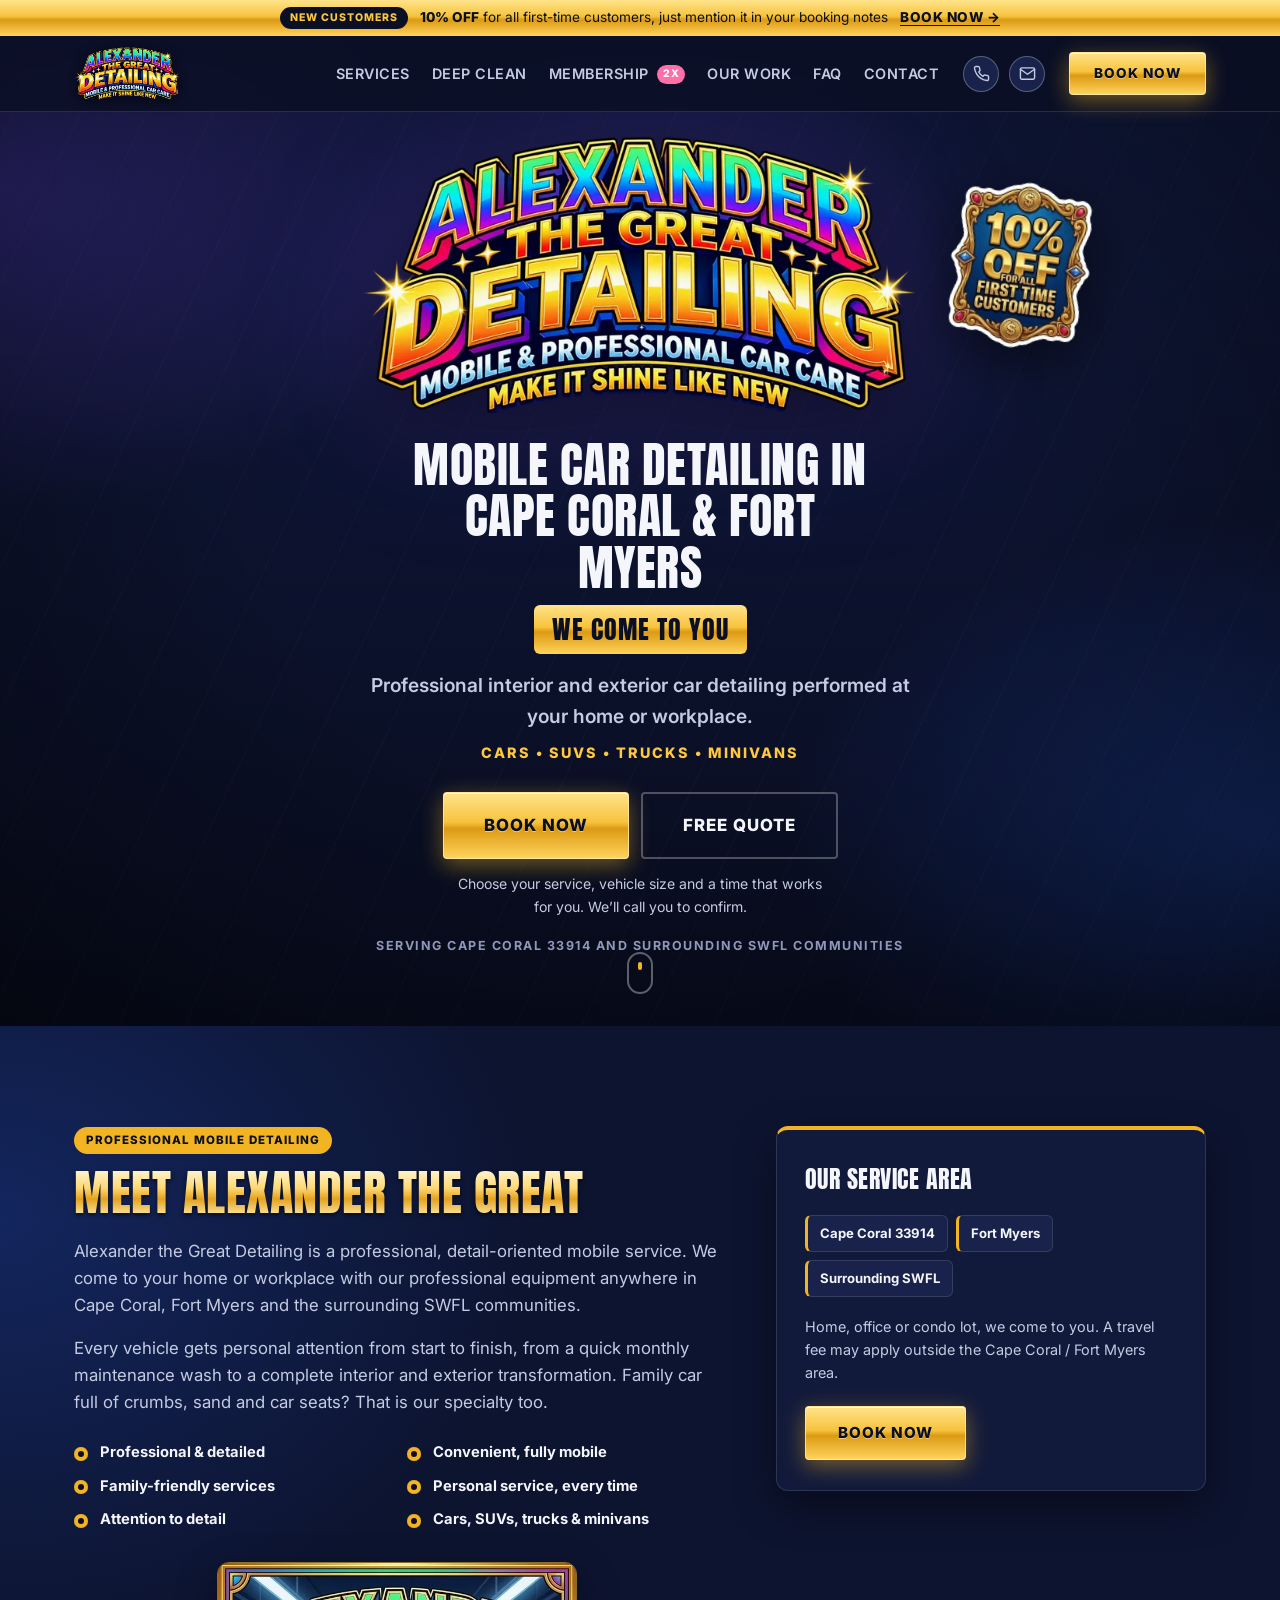
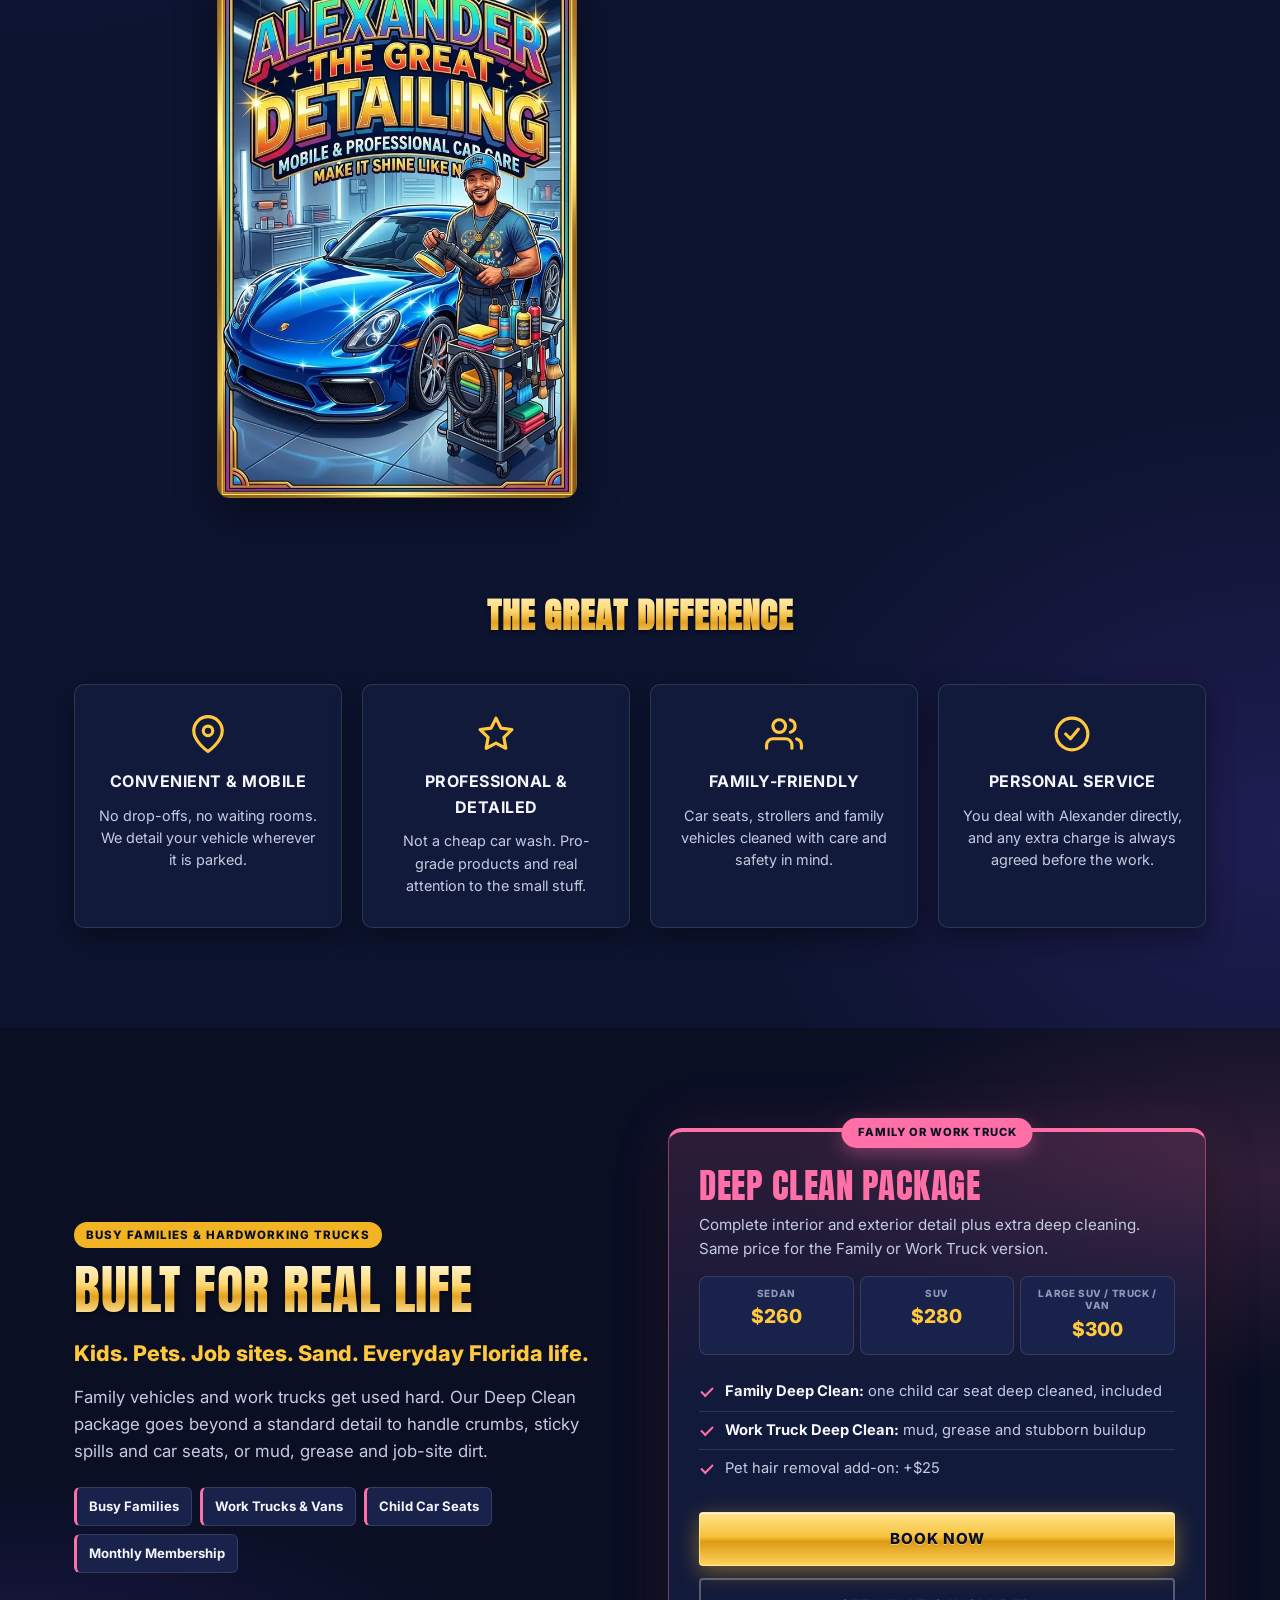
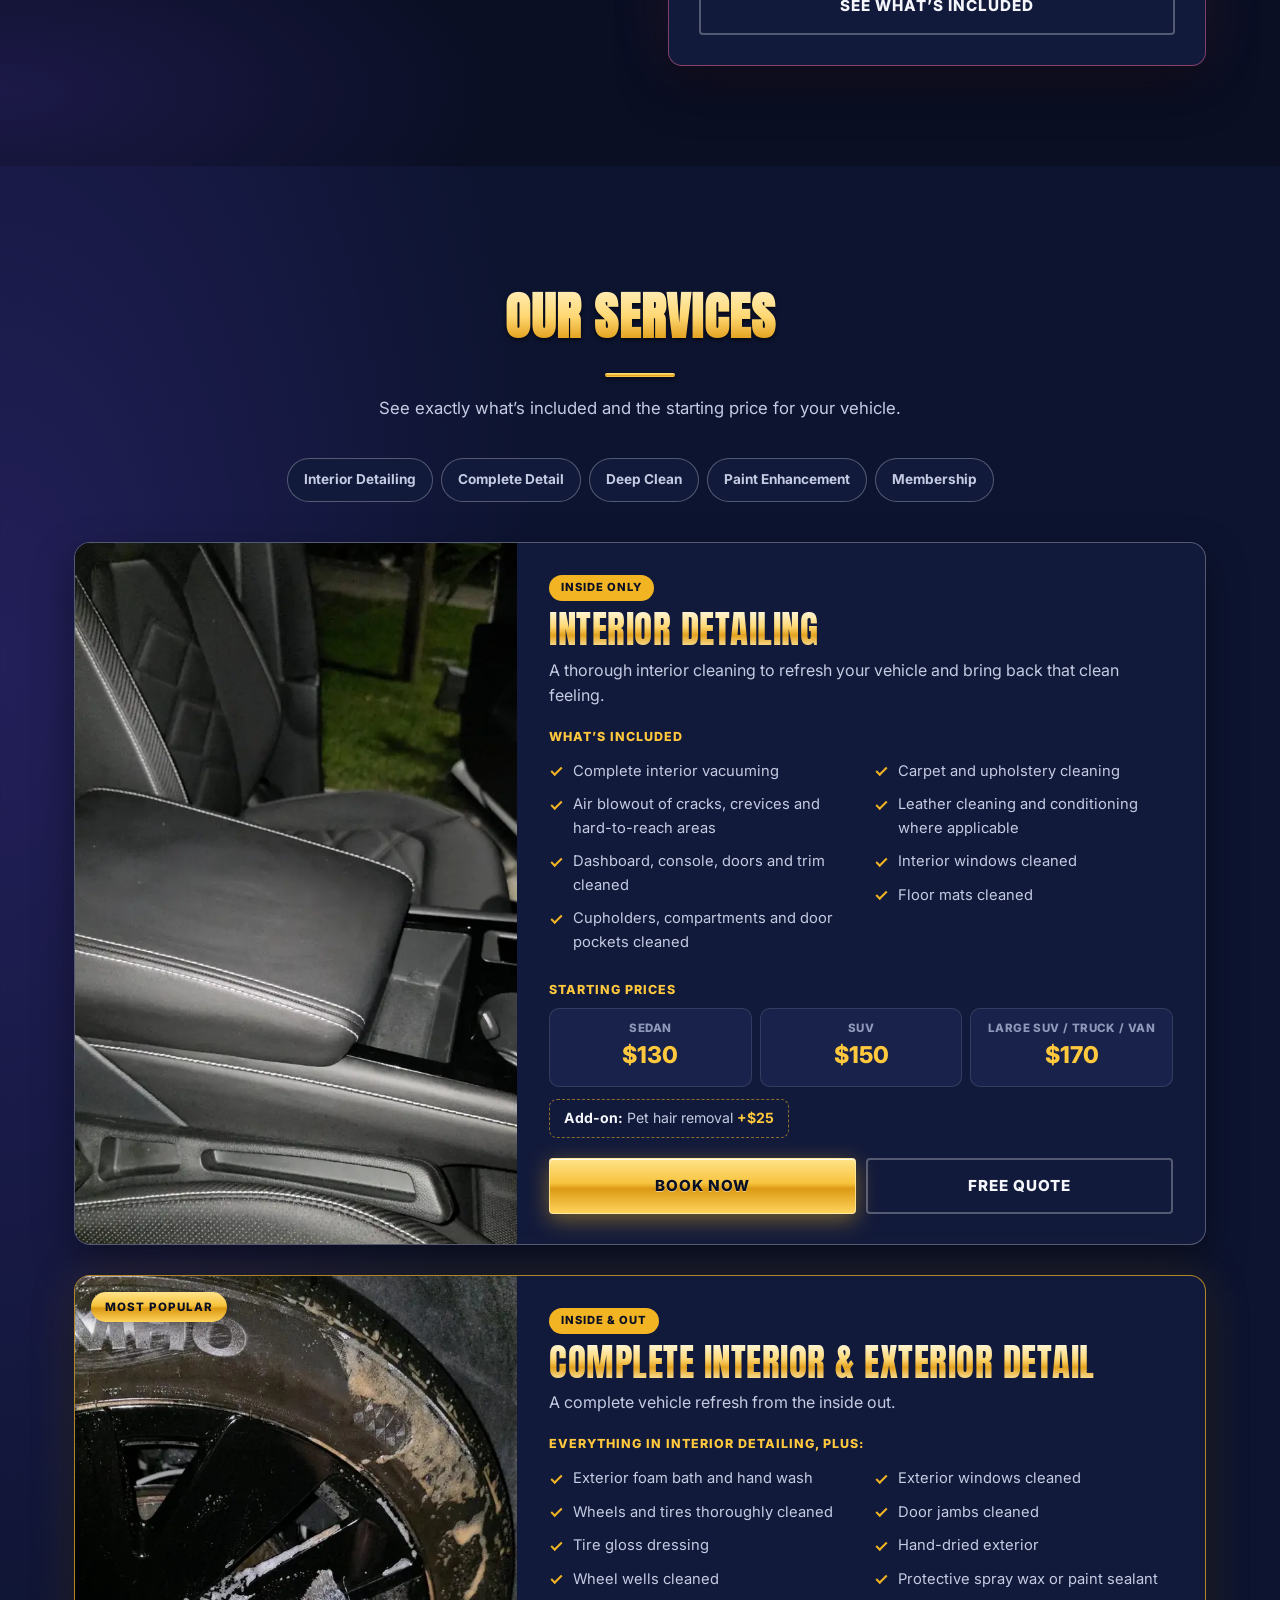
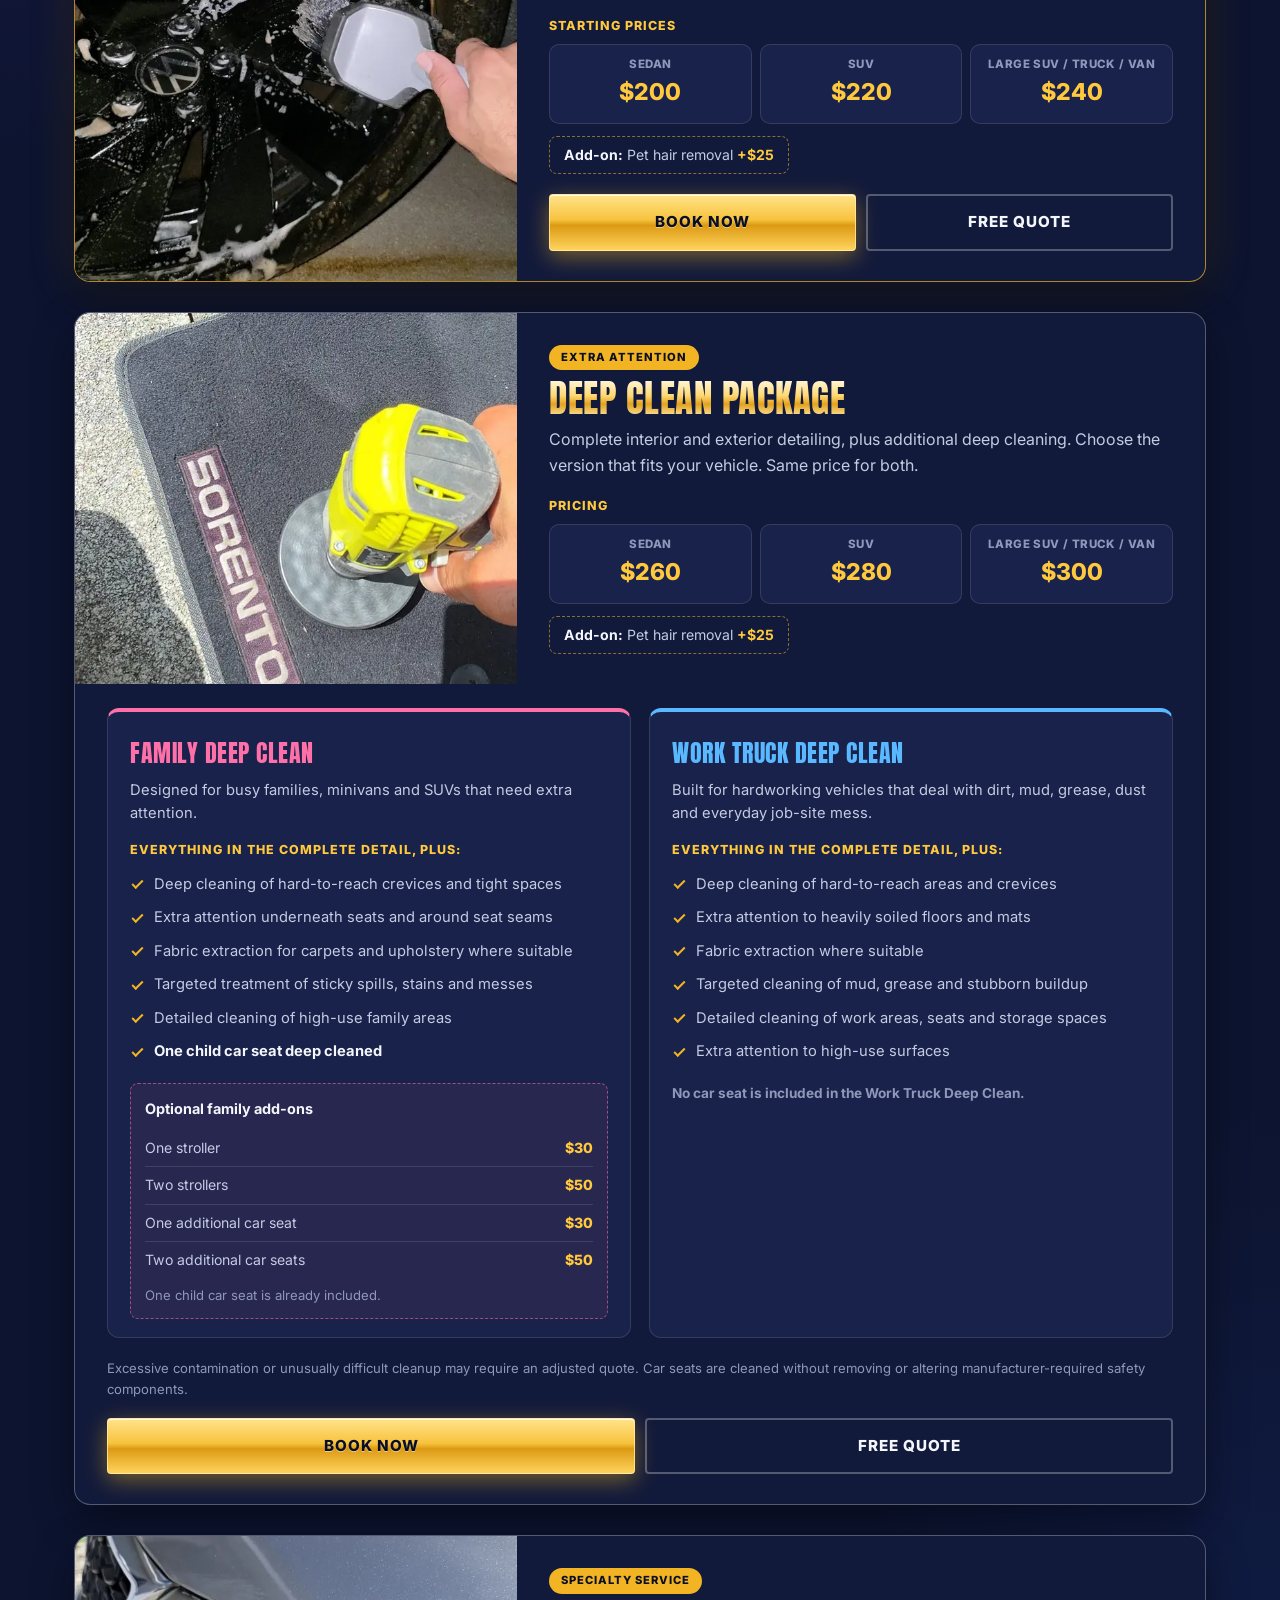
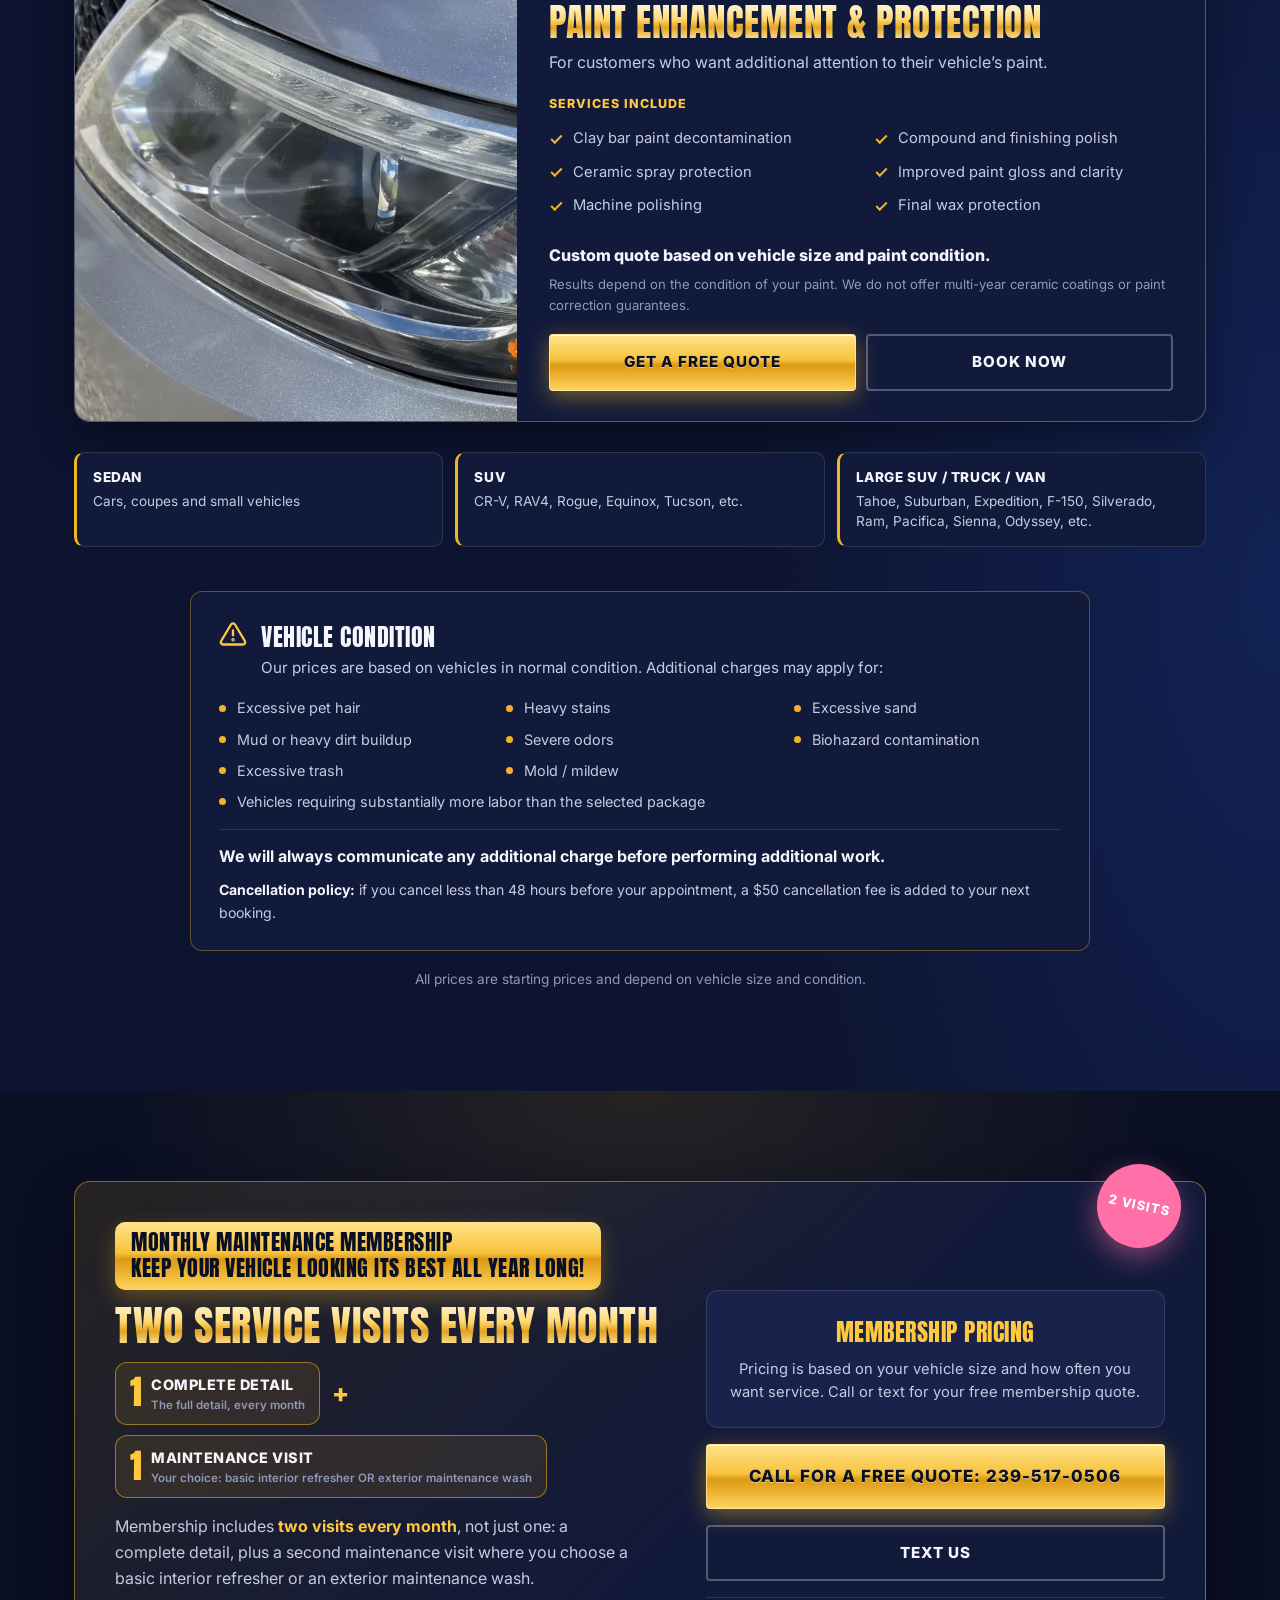
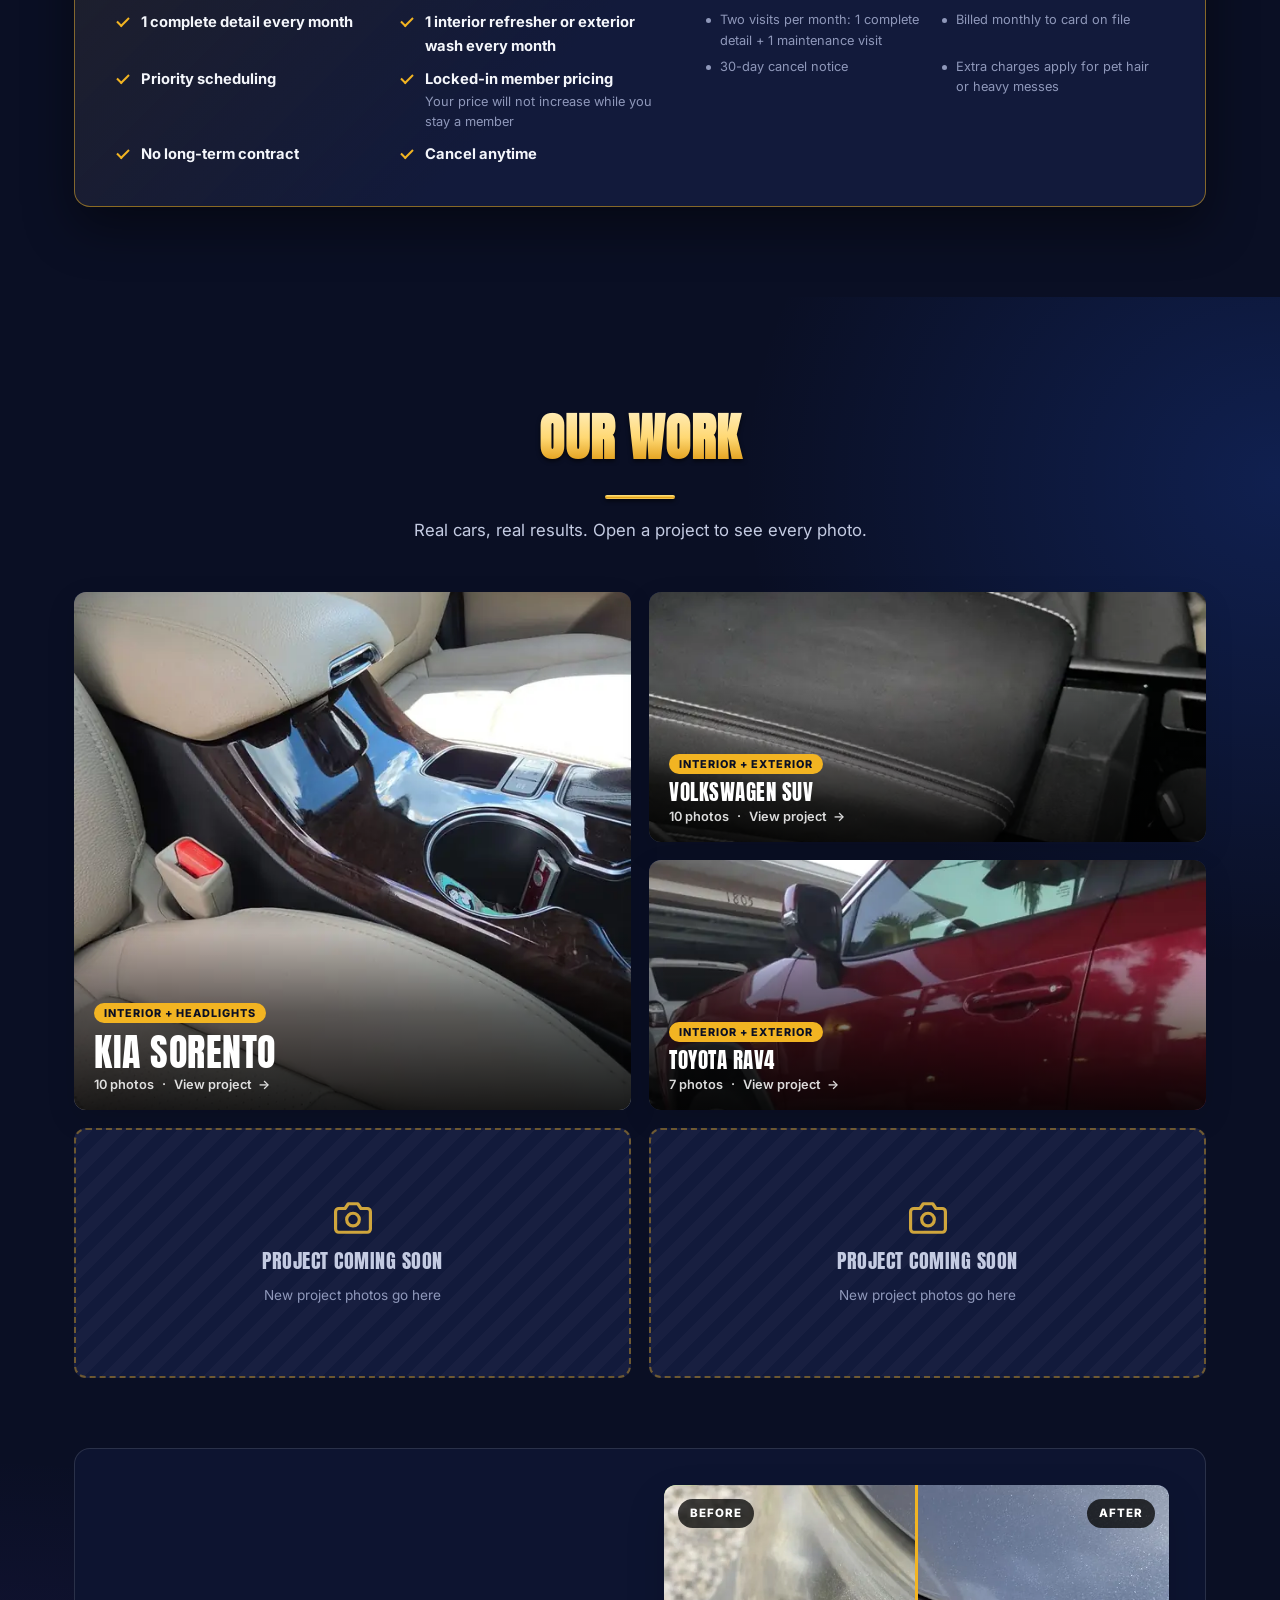
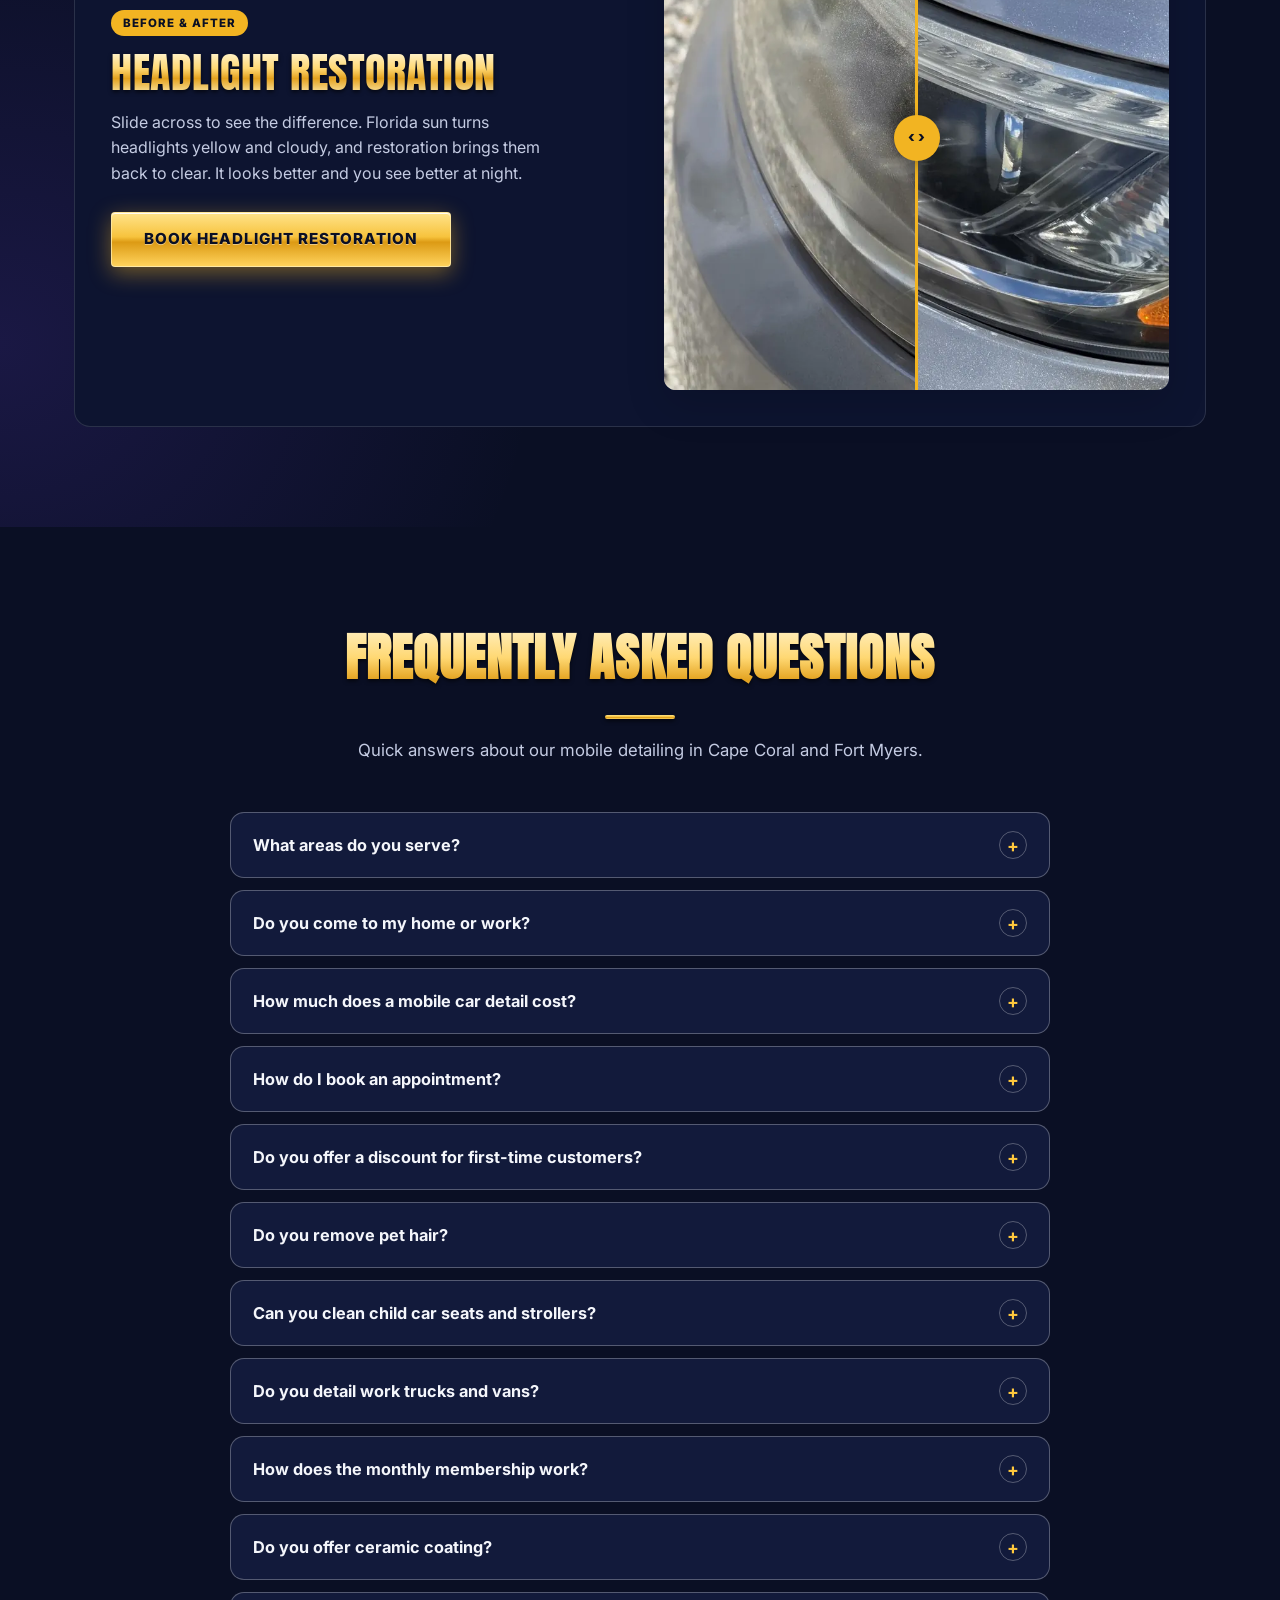
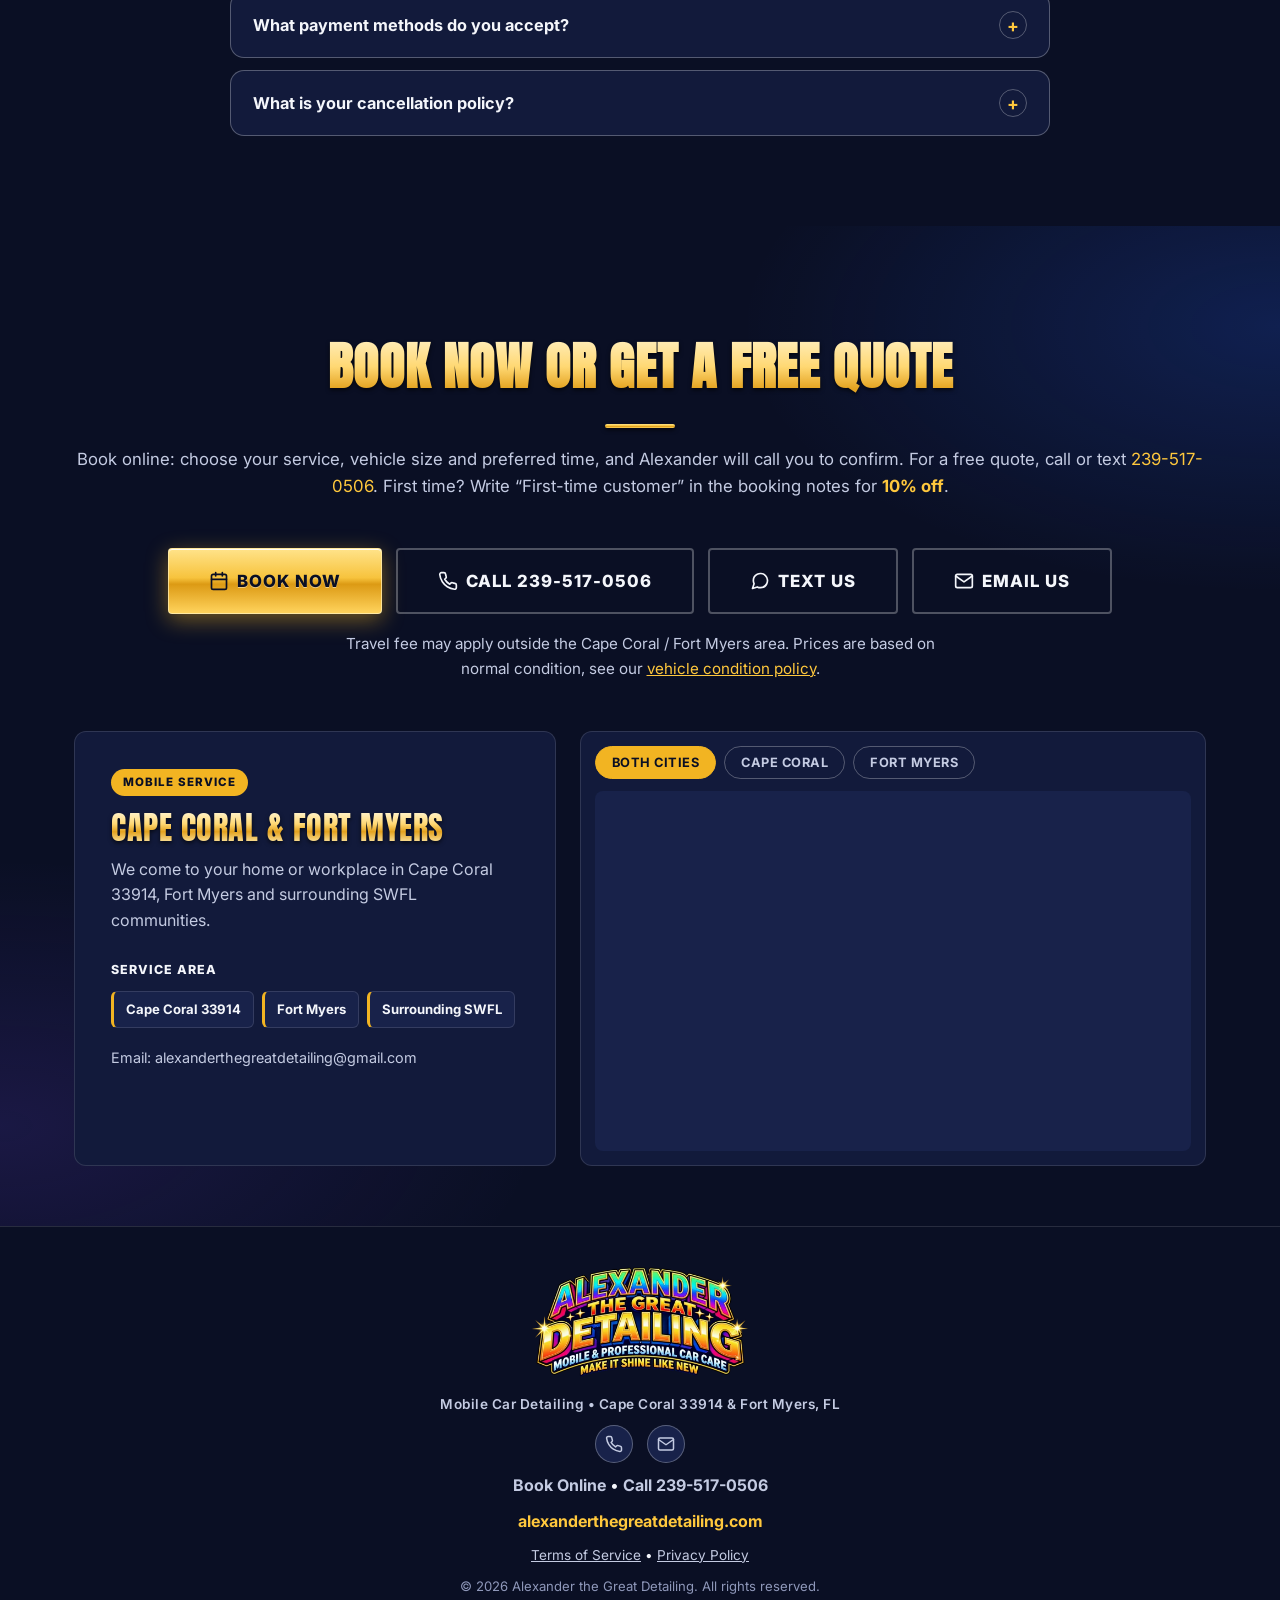
<file: index.html>
<!DOCTYPE html>
<html lang="en">
<head>
<meta charset="UTF-8">
<meta name="viewport" content="width=device-width, initial-scale=1.0, viewport-fit=cover">
<meta name="format-detection" content="telephone=no">
<meta name="theme-color" content="#0a0f24">
<title>Mobile Car Detailing in Cape Coral &amp; Fort Myers | Alexander the Great Detailing</title>
<meta name="description" content="Professional mobile car detailing in Cape Coral (33914) and Fort Myers, FL. Interior detailing, complete interior and exterior details, family and work truck deep cleans, paint enhancement and monthly maintenance memberships at your home or workplace. Book online or call 239-517-0506.">
<link rel="canonical" href="https://alexanderthegreatdetailing.com/">
<link rel="icon" href="favicon.ico" sizes="any">
<link rel="icon" href="favicon.svg" type="image/svg+xml">
<link rel="apple-touch-icon" href="apple-touch-icon.png">
<meta property="og:type" content="website">
<meta property="og:url" content="https://alexanderthegreatdetailing.com/">
<meta property="og:image" content="https://alexanderthegreatdetailing.com/assets/images/logo-1200.webp">
<meta property="og:site_name" content="Alexander the Great Detailing">
<meta property="og:title" content="Mobile Car Detailing in Cape Coral &amp; Fort Myers | Alexander the Great Detailing">
<meta property="og:description" content="Professional mobile car detailing at your home or workplace in Cape Coral and Fort Myers, FL. Book online or call 239-517-0506.">
<link rel="preload" as="image" href="assets/images/logo-720.webp" imagesrcset="assets/images/logo-720.webp 720w, assets/images/logo-1200.webp 1200w" imagesizes="(max-width: 820px) 88vw, 720px" fetchpriority="high">
<link rel="preconnect" href="https://fonts.googleapis.com">
<link rel="preconnect" href="https://fonts.gstatic.com" crossorigin>
<link rel="preload" as="style" href="https://fonts.googleapis.com/css2?family=Anton&family=Inter:wght@400;600;700;800&display=swap" onload="this.onload=null;this.rel='stylesheet'">
<noscript><link rel="stylesheet" href="https://fonts.googleapis.com/css2?family=Anton&family=Inter:wght@400;600;700;800&display=swap"></noscript>
<link rel="stylesheet" href="css/style.css?v=20261125a">
<!--email_off-->
<script type="application/ld+json">
{
 "@context": "https://schema.org",
 "@type": "AutoWash",
 "@id": "https://alexanderthegreatdetailing.com/#business",
 "name": "Alexander the Great Detailing",
 "description": "Professional mobile car detailing in Cape Coral and Fort Myers, FL. Interior detailing, complete interior and exterior details, family and work truck deep cleans, paint enhancement and monthly maintenance memberships at your home or workplace.",
 "url": "https://alexanderthegreatdetailing.com/",
 "telephone": "+1-239-517-0506",
 "email": "alexanderthegreatdetailing@gmail.com",
 "image": "https://alexanderthegreatdetailing.com/assets/images/logo-1200.webp",
 "logo": "https://alexanderthegreatdetailing.com/assets/images/icon-512.png",
 "priceRange": "$130 - $300",
 "currenciesAccepted": "USD",
 "paymentAccepted": "Cash",
 "openingHoursSpecification": {
  "@type": "OpeningHoursSpecification",
  "dayOfWeek": ["Monday","Tuesday","Wednesday","Thursday","Friday","Saturday","Sunday"],
  "opens": "00:00",
  "closes": "23:59"
 },
 "address": {
  "@type": "PostalAddress",
  "addressLocality": "Cape Coral",
  "addressRegion": "FL",
  "postalCode": "33914",
  "addressCountry": "US"
 },
 "geo": {
  "@type": "GeoCoordinates",
  "latitude": 26.5629,
  "longitude": -82.0137
 },
 "areaServed": [
  {
   "@type": "City",
   "name": "Cape Coral, FL"
  },
  {
   "@type": "City",
   "name": "Fort Myers, FL"
  },
  {
   "@type": "AdministrativeArea",
   "name": "Southwest Florida"
  }
 ],
 "hasOfferCatalog": {
  "@type": "OfferCatalog",
  "name": "Mobile Detailing Services",
  "itemListElement": [
   {
    "@type": "Offer",
    "itemOffered": {
     "@type": "Service",
     "name": "Interior Detailing"
    },
    "priceSpecification": {
     "@type": "PriceSpecification",
     "minPrice": 130,
     "priceCurrency": "USD"
    }
   },
   {
    "@type": "Offer",
    "itemOffered": {
     "@type": "Service",
     "name": "Complete Interior & Exterior Detail"
    },
    "priceSpecification": {
     "@type": "PriceSpecification",
     "minPrice": 200,
     "priceCurrency": "USD"
    }
   },
   {
    "@type": "Offer",
    "itemOffered": {
     "@type": "Service",
     "name": "Deep Clean Package (Family or Work Truck)"
    },
    "priceSpecification": {
     "@type": "PriceSpecification",
     "minPrice": 260,
     "priceCurrency": "USD"
    }
   },
   {
    "@type": "Offer",
    "itemOffered": {
     "@type": "Service",
     "name": "Paint Enhancement & Protection"
    }
   },
   {
    "@type": "Offer",
    "itemOffered": {
     "@type": "Service",
     "name": "Monthly Maintenance Membership"
    }
   }
  ]
 }
}
</script>
<script type="application/ld+json">
{
 "@context": "https://schema.org",
 "@type": "FAQPage",
 "mainEntity": [
  {
   "@type": "Question",
   "name": "What areas do you serve?",
   "acceptedAnswer": {
    "@type": "Answer",
    "text": "We serve Cape Coral (including 33914), Fort Myers and the surrounding Southwest Florida communities. A travel fee may apply outside the Cape Coral / Fort Myers area."
   }
  },
  {
   "@type": "Question",
   "name": "Do you come to my home or work?",
   "acceptedAnswer": {
    "@type": "Answer",
    "text": "Yes. We are fully mobile and detail your vehicle wherever it is parked: at home, at the office or in a condo lot. No drop-offs and no waiting rooms."
   }
  },
  {
   "@type": "Question",
   "name": "How much does a mobile car detail cost?",
   "acceptedAnswer": {
    "@type": "Answer",
    "text": "Interior Detailing starts at $130 (sedan), $150 (SUV) and $170 (large SUV, truck or van). The Complete Interior & Exterior Detail starts at $200, $220 and $240. The Deep Clean Package starts at $260, $280 and $300. Prices are starting prices based on vehicle size and normal condition."
   }
  },
  {
   "@type": "Question",
   "name": "How do I book an appointment?",
   "acceptedAnswer": {
    "@type": "Answer",
    "text": "Tap Book Now and choose your service, vehicle size and a time that works for you. Alexander will call you to confirm. You can also call or text 239-517-0506."
   }
  },
  {
   "@type": "Question",
   "name": "Do you offer a discount for first-time customers?",
   "acceptedAnswer": {
    "@type": "Answer",
    "text": "Yes. All first-time customers get 10% off their first detail. Just write “First-time customer” in the notes when you book."
   }
  },
  {
   "@type": "Question",
   "name": "Do you remove pet hair?",
   "acceptedAnswer": {
    "@type": "Answer",
    "text": "Yes. Pet hair removal is a +$25 add-on for any package. Excessive pet hair may require an additional charge, which we always discuss with you before doing the work."
   }
  },
  {
   "@type": "Question",
   "name": "Can you clean child car seats and strollers?",
   "acceptedAnswer": {
    "@type": "Answer",
    "text": "Yes. The Family Deep Clean includes one child car seat. Additional car seats are $30 for one or $50 for two, and strollers are $30 for one or $50 for two. Car seats are cleaned without removing or altering manufacturer-required safety components."
   }
  },
  {
   "@type": "Question",
   "name": "Do you detail work trucks and vans?",
   "acceptedAnswer": {
    "@type": "Answer",
    "text": "Yes. The Work Truck Deep Clean is built for vehicles that deal with mud, grease, dust and job-site dirt, with extra attention to heavily soiled floors, mats and work areas."
   }
  },
  {
   "@type": "Question",
   "name": "How does the monthly membership work?",
   "acceptedAnswer": {
    "@type": "Answer",
    "text": "The membership includes two visits every month: one complete detail plus one maintenance visit, where you choose a basic interior refresher or an exterior maintenance wash. There is no long-term contract. Pricing depends on your vehicle, so call or text 239-517-0506 for a free membership quote."
   }
  },
  {
   "@type": "Question",
   "name": "Do you offer ceramic coating?",
   "acceptedAnswer": {
    "@type": "Answer",
    "text": "Our Paint Enhancement service includes clay bar decontamination, machine polishing and ceramic spray protection, quoted based on vehicle size and paint condition. We do not offer multi-year ceramic coatings."
   }
  },
  {
   "@type": "Question",
   "name": "What payment methods do you accept?",
   "acceptedAnswer": {
    "@type": "Answer",
    "text": "Cash is preferred for all details. Give us a call at 239-517-0506 for more information about other payment options."
   }
  },
  {
   "@type": "Question",
   "name": "What is your cancellation policy?",
   "acceptedAnswer": {
    "@type": "Answer",
    "text": "If you cancel less than 48 hours before your appointment, a $50 cancellation fee is added to your next booking."
   }
  }
 ]
}
</script>
<!--/email_off-->
</head>
<body>

<!-- ========== FIRST-TIME CUSTOMER OFFER (top strip, every page) ========== -->
<a href="book.html" class="promo-strip">
  <span class="promo-strip__tag">New Customers</span>
  <span class="promo-strip__text"><strong>10% OFF</strong> for all first-time customers<span class="promo-strip__extra">, just mention it in your booking notes</span></span>
  <span class="promo-strip__cta">Book Now &rarr;</span>
</a>

<!-- ========== STICKY NAV ========== -->
<header class="navbar" id="navbar">
  <div class="navbar__inner">
    <a href="#hero" class="navbar__logo">
      <img src="assets/images/logo-small.webp" alt="Alexander the Great Detailing" class="navbar__logo-img" width="400" height="201">
    </a>

    <nav class="navbar__links" id="navLinks">
      <a href="#services" class="nav-link">Services</a>
      <a href="#deep-clean" class="nav-link">Deep Clean</a>
      <a href="#plan" class="nav-link">Membership <span class="nav-new">2x</span></a>
      <a href="#gallery" class="nav-link">Our Work</a>
      <a href="#faq" class="nav-link">FAQ</a>
      <a href="#contact" class="nav-link">Contact</a>
      <div class="navbar__menu-contact">
        <a href="tel:2395170506" class="btn btn--outline">Call 239-517-0506</a>
        <!--email_off--><a href="mailto:alexanderthegreatdetailing@gmail.com" class="btn btn--outline">Email Us</a><!--/email_off-->
      </div>
    </nav>

    <div class="navbar__social">
      <a href="tel:2395170506" class="navbar__social-btn" aria-label="Call Alexander the Great Detailing">
        <svg viewBox="0 0 24 24" fill="none" stroke="currentColor" stroke-width="2" stroke-linecap="round" stroke-linejoin="round"><path d="M22 16.92v3a2 2 0 01-2.18 2 19.79 19.79 0 01-8.63-3.07 19.5 19.5 0 01-6-6 19.79 19.79 0 01-3.07-8.67A2 2 0 014.11 2h3a2 2 0 012 1.72c.127.96.361 1.903.7 2.81a2 2 0 01-.45 2.11L8.09 9.91a16 16 0 006 6l1.27-1.27a2 2 0 012.11-.45c.907.339 1.85.573 2.81.7A2 2 0 0122 16.92z"/></svg>
      </a>
      <!--email_off--><a href="mailto:alexanderthegreatdetailing@gmail.com" class="navbar__social-btn" aria-label="Email Alexander the Great Detailing">
        <svg viewBox="0 0 24 24" fill="none" stroke="currentColor" stroke-width="2" stroke-linecap="round" stroke-linejoin="round"><rect x="2" y="4" width="20" height="16" rx="2"/><polyline points="22 6 12 13 2 6"/></svg>
      </a><!--/email_off-->
    </div>

    <a href="book.html" class="btn btn--primary navbar__cta">Book Now</a>

    <button class="navbar__toggle" id="navToggle" aria-label="Toggle menu" aria-expanded="false">
      <span></span><span></span><span></span>
    </button>
  </div>
</header>

<!-- ========== HERO ========== -->
<section class="hero" id="hero">
  <div class="hero__bg"></div>
  <div class="hero__overlay"></div>
  <div class="hero__content">
    <div class="hero__logo">
      <img src="assets/images/logo-720.webp" srcset="assets/images/logo-720.webp 720w, assets/images/logo-1200.webp 1200w" sizes="(max-width: 820px) 88vw, 720px" width="720" height="362" fetchpriority="high" decoding="async" alt="Alexander the Great Detailing: mobile and professional car care" class="hero__logo-img">
    </div>
    <h1 class="hero__title">Mobile Car Detailing in Cape Coral &amp; Fort Myers</h1>
    <p class="hero__we-come">We Come To You</p>
    <p class="hero__tagline">Professional interior and exterior car detailing performed at your home or workplace.</p>
    <p class="hero__vehicles">Cars &bull; SUVs &bull; Trucks &bull; Minivans</p>
    <div class="hero__ctas">
      <a href="book.html" class="btn btn--primary btn--lg hero__cta" id="heroBookNow">Book Now</a>
      <a href="#contact" class="btn btn--outline btn--lg hero__cta hero__cta--quote">Free Quote</a>
    </div>
    <p class="hero__cta-note">Choose your service, vehicle size and a time that works for you. We&rsquo;ll call you to confirm.</p>
    <img src="assets/images/first-time-10-off.webp" width="477" height="566" alt="10% off for all first-time customers" class="hero__offer hero__offer--inline">
    <p class="hero__badge">Serving Cape Coral 33914 and surrounding SWFL communities</p>
  </div>
  <img src="assets/images/first-time-10-off.webp" width="477" height="566" alt="" aria-hidden="true" class="hero__offer hero__offer--side">
  <div class="hero__scroll-indicator" aria-hidden="true">
    <span></span>
  </div>
</section>

<!-- ========== ABOUT ========== -->
<section class="about" id="about">
  <div class="container">
    <div class="about__grid">
      <div class="about__text">
        <span class="about__kicker">Professional Mobile Detailing</span>
        <h2 class="about__title">Meet Alexander the Great</h2>
        <p>Alexander the Great Detailing is a professional, detail-oriented mobile service. We come to your home or workplace with our professional equipment anywhere in Cape Coral, Fort Myers and the surrounding SWFL communities.</p>
        <p>Every vehicle gets personal attention from start to finish, from a quick monthly maintenance wash to a complete interior and exterior transformation. Family car full of crumbs, sand and car seats? That is our specialty too.</p>
        <ul class="about__facts">
          <li>Professional &amp; detailed</li>
          <li>Convenient, fully mobile</li>
          <li>Family-friendly services</li>
          <li>Personal service, every time</li>
          <li>Attention to detail</li>
          <li>Cars, SUVs, trucks &amp; minivans</li>
        </ul>

        <img class="about__truck-photo" src="assets/images/logo-full.webp" width="640" height="954" alt="Alexander the Great Detailing: mobile and professional car care" loading="lazy">
      </div>

      <div class="about__card">
        <h3 class="about__card-title">Our Service Area</h3>
        <ul class="area-chips">
          <li>Cape Coral 33914</li>
          <li>Fort Myers</li>
          <li>Surrounding SWFL</li>
        </ul>
        <p class="about__card-note">Home, office or condo lot, we come to you. A travel fee may apply outside the Cape Coral / Fort Myers area.</p>
        <a href="book.html" class="btn btn--primary">Book Now</a>
      </div>
    </div>

    <div class="why-us">
      <h3 class="why-us__title">The Great Difference</h3>
      <div class="why-us__grid">
        <div class="why-us__item">
          <div class="why-us__icon">
            <svg viewBox="0 0 24 24" fill="none" stroke="currentColor" stroke-width="2" stroke-linecap="round" stroke-linejoin="round"><path d="M21 10c0 7-9 13-9 13s-9-6-9-13a9 9 0 0118 0z"/><circle cx="12" cy="10" r="3"/></svg>
          </div>
          <h4>Convenient &amp; Mobile</h4>
          <p>No drop-offs, no waiting rooms. We detail your vehicle wherever it is parked.</p>
        </div>
        <div class="why-us__item">
          <div class="why-us__icon">
            <svg viewBox="0 0 24 24" fill="none" stroke="currentColor" stroke-width="2" stroke-linecap="round" stroke-linejoin="round"><polygon points="12 2 15.09 8.26 22 9.27 17 14.14 18.18 21.02 12 17.77 5.82 21.02 7 14.14 2 9.27 8.91 8.26 12 2"/></svg>
          </div>
          <h4>Professional &amp; Detailed</h4>
          <p>Not a cheap car wash. Pro-grade products and real attention to the small stuff.</p>
        </div>
        <div class="why-us__item">
          <div class="why-us__icon">
            <svg viewBox="0 0 24 24" fill="none" stroke="currentColor" stroke-width="2" stroke-linecap="round" stroke-linejoin="round"><path d="M17 21v-2a4 4 0 00-4-4H5a4 4 0 00-4 4v2"/><circle cx="9" cy="7" r="4"/><path d="M23 21v-2a4 4 0 00-3-3.87"/><path d="M16 3.13a4 4 0 010 7.75"/></svg>
          </div>
          <h4>Family-Friendly</h4>
          <p>Car seats, strollers and family vehicles cleaned with care and safety in mind.</p>
        </div>
        <div class="why-us__item">
          <div class="why-us__icon">
            <svg viewBox="0 0 24 24" fill="none" stroke="currentColor" stroke-width="2" stroke-linecap="round" stroke-linejoin="round"><circle cx="12" cy="12" r="10"/><polyline points="8 12 11 15 16 9"/></svg>
          </div>
          <h4>Personal Service</h4>
          <p>You deal with Alexander directly, and any extra charge is always agreed before the work.</p>
        </div>
      </div>
    </div>
  </div>
</section>

<!-- ========== BUILT FOR REAL LIFE ========== -->
<section class="families" id="families">
  <div class="container">
    <div class="families__grid">
      <div class="families__text">
        <span class="about__kicker">Busy Families &amp; Hardworking Trucks</span>
        <h2 class="families__title">Built for Real Life</h2>
        <p class="families__lead">Kids. Pets. Job sites. Sand. Everyday Florida life.</p>
        <p class="families__copy">Family vehicles and work trucks get used hard. Our Deep Clean package goes beyond a standard detail to handle crumbs, sticky spills and car seats, or mud, grease and job-site dirt.</p>
        <ul class="families__chips">
          <li>Busy Families</li>
          <li>Work Trucks &amp; Vans</li>
          <li>Child Car Seats</li>
          <li>Monthly Membership</li>
        </ul>
      </div>

      <article class="family-feature">
        <span class="family-feature__ribbon">Family or Work Truck</span>
        <h3 class="family-feature__title">Deep Clean Package</h3>
        <p class="family-feature__sub">Complete interior and exterior detail plus extra deep cleaning. Same price for the Family or Work Truck version.</p>
        <ul class="pkg-card__prices">
          <li><span>Sedan</span><strong>$260</strong></li>
          <li><span>SUV</span><strong>$280</strong></li>
          <li><span>Large SUV / Truck / Van</span><strong>$300</strong></li>
        </ul>
        <ul class="family-feature__points">
          <li><strong>Family Deep Clean:</strong> one child car seat deep cleaned, included</li>
          <li><strong>Work Truck Deep Clean:</strong> mud, grease and stubborn buildup</li>
          <li>Pet hair removal add-on: +$25</li>
        </ul>
        <div class="family-feature__actions">
          <a href="book.html" class="btn btn--primary">Book Now</a>
          <a href="#deep-clean" class="btn btn--outline">See What&rsquo;s Included</a>
        </div>
      </article>
    </div>
  </div>
</section>

<!-- ========== SERVICES + PRICING ========== -->
<section class="services" id="services">
  <div class="container">
    <h2 class="section-title">Our Services</h2>
    <p class="section-subtitle">See exactly what&rsquo;s included and the starting price for your vehicle.</p>

    <nav class="svc-jump" aria-label="Jump to a service">
      <a href="#interior">Interior Detailing</a>
      <a href="#complete">Complete Detail</a>
      <a href="#deep-clean">Deep Clean</a>
      <a href="#paint">Paint Enhancement</a>
      <a href="#plan">Membership</a>
    </nav>

    <!-- 1. INTERIOR DETAILING -->
    <article class="svc" id="interior">
      <div class="svc__media">
        <img src="assets/images/projects/vw-suv/01-card.webp" alt="Leather seats and center console after an interior detail" loading="lazy">
      </div>
      <div class="svc__body">
        <span class="svc__kicker">Inside Only</span>
        <h3 class="svc__title">Interior Detailing</h3>
        <p class="svc__desc">A thorough interior cleaning to refresh your vehicle and bring back that clean feeling.</p>
        <h4 class="svc__label">What&rsquo;s included</h4>
        <ul class="svc__list">
          <li>Complete interior vacuuming</li>
          <li>Air blowout of cracks, crevices and hard-to-reach areas</li>
          <li>Dashboard, console, doors and trim cleaned</li>
          <li>Cupholders, compartments and door pockets cleaned</li>
          <li>Carpet and upholstery cleaning</li>
          <li>Leather cleaning and conditioning where applicable</li>
          <li>Interior windows cleaned</li>
          <li>Floor mats cleaned</li>
        </ul>
        <h4 class="svc__label">Starting prices</h4>
        <ul class="svc__prices">
          <li><span>Sedan</span><strong>$130</strong></li>
          <li><span>SUV</span><strong>$150</strong></li>
          <li><span>Large SUV / Truck / Van</span><strong>$170</strong></li>
        </ul>
        <p class="svc__addon"><strong>Add-on:</strong> Pet hair removal <strong>+$25</strong></p>
        <div class="svc__actions">
          <a href="book.html" class="btn btn--primary">Book Now</a>
          <a href="#contact" class="btn btn--outline">Free Quote</a>
        </div>
      </div>
    </article>

    <!-- 2. COMPLETE INTERIOR & EXTERIOR DETAIL -->
    <article class="svc svc--popular" id="complete">
      <div class="svc__media">
        <span class="svc__ribbon">Most Popular</span>
        <img src="assets/images/projects/vw-suv/09-card.webp" alt="Scrubbing a wheel and tire during a complete detail" loading="lazy">
      </div>
      <div class="svc__body">
        <span class="svc__kicker">Inside &amp; Out</span>
        <h3 class="svc__title">Complete Interior &amp; Exterior Detail</h3>
        <p class="svc__desc">A complete vehicle refresh from the inside out.</p>
        <h4 class="svc__label">Everything in Interior Detailing, PLUS:</h4>
        <ul class="svc__list">
          <li>Exterior foam bath and hand wash</li>
          <li>Wheels and tires thoroughly cleaned</li>
          <li>Tire gloss dressing</li>
          <li>Wheel wells cleaned</li>
          <li>Exterior windows cleaned</li>
          <li>Door jambs cleaned</li>
          <li>Hand-dried exterior</li>
          <li>Protective spray wax or paint sealant</li>
        </ul>
        <h4 class="svc__label">Starting prices</h4>
        <ul class="svc__prices">
          <li><span>Sedan</span><strong>$200</strong></li>
          <li><span>SUV</span><strong>$220</strong></li>
          <li><span>Large SUV / Truck / Van</span><strong>$240</strong></li>
        </ul>
        <p class="svc__addon"><strong>Add-on:</strong> Pet hair removal <strong>+$25</strong></p>
        <div class="svc__actions">
          <a href="book.html" class="btn btn--primary">Book Now</a>
          <a href="#contact" class="btn btn--outline">Free Quote</a>
        </div>
      </div>
    </article>

    <!-- 3. DEEP CLEAN PACKAGE -->
    <article class="svc svc--deep" id="deep-clean">
      <div class="svc__media">
        <img src="assets/images/projects/kia-sorento/06-card.webp" alt="Scrubbing a floor mat with a drill brush during a deep clean" loading="lazy">
      </div>
      <div class="svc__body">
        <span class="svc__kicker">Extra Attention</span>
        <h3 class="svc__title">Deep Clean Package</h3>
        <p class="svc__desc">Complete interior and exterior detailing, plus additional deep cleaning. Choose the version that fits your vehicle. Same price for both.</p>
        <h4 class="svc__label">Pricing</h4>
        <ul class="svc__prices">
          <li><span>Sedan</span><strong>$260</strong></li>
          <li><span>SUV</span><strong>$280</strong></li>
          <li><span>Large SUV / Truck / Van</span><strong>$300</strong></li>
        </ul>
        <p class="svc__addon"><strong>Add-on:</strong> Pet hair removal <strong>+$25</strong></p>
      </div>

      <div class="svc__split">
        <div class="svc__variant svc__variant--family">
          <h4 class="svc__variant-title">Family Deep Clean</h4>
          <p class="svc__variant-desc">Designed for busy families, minivans and SUVs that need extra attention.</p>
          <p class="svc__label">Everything in the Complete Detail, PLUS:</p>
          <ul class="svc__list svc__list--single">
            <li>Deep cleaning of hard-to-reach crevices and tight spaces</li>
            <li>Extra attention underneath seats and around seat seams</li>
            <li>Fabric extraction for carpets and upholstery where suitable</li>
            <li>Targeted treatment of sticky spills, stains and messes</li>
            <li>Detailed cleaning of high-use family areas</li>
            <li class="is-plus">One child car seat deep cleaned</li>
          </ul>
          <div class="svc__extras">
            <strong>Optional family add-ons</strong>
            <ul class="addon-list">
              <li><span>One stroller</span><strong>$30</strong></li>
              <li><span>Two strollers</span><strong>$50</strong></li>
              <li><span>One additional car seat</span><strong>$30</strong></li>
              <li><span>Two additional car seats</span><strong>$50</strong></li>
            </ul>
            <p>One child car seat is already included.</p>
          </div>
        </div>

        <div class="svc__variant svc__variant--truck">
          <h4 class="svc__variant-title">Work Truck Deep Clean</h4>
          <p class="svc__variant-desc">Built for hardworking vehicles that deal with dirt, mud, grease, dust and everyday job-site mess.</p>
          <p class="svc__label">Everything in the Complete Detail, PLUS:</p>
          <ul class="svc__list svc__list--single">
            <li>Deep cleaning of hard-to-reach areas and crevices</li>
            <li>Extra attention to heavily soiled floors and mats</li>
            <li>Fabric extraction where suitable</li>
            <li>Targeted cleaning of mud, grease and stubborn buildup</li>
            <li>Detailed cleaning of work areas, seats and storage spaces</li>
            <li>Extra attention to high-use surfaces</li>
          </ul>
          <p class="svc__variant-note">No car seat is included in the Work Truck Deep Clean.</p>
        </div>
      </div>

      <div class="svc__footer">
        <p class="svc__fine">Excessive contamination or unusually difficult cleanup may require an adjusted quote. Car seats are cleaned without removing or altering manufacturer-required safety components.</p>
        <div class="svc__actions">
          <a href="book.html" class="btn btn--primary">Book Now</a>
          <a href="#contact" class="btn btn--outline">Free Quote</a>
        </div>
      </div>
    </article>

    <!-- 4. PAINT ENHANCEMENT & PROTECTION -->
    <article class="svc" id="paint">
      <div class="svc__media">
        <img src="assets/images/headlight-after.webp" width="800" height="800" alt="Clear, glossy finish after paint and headlight work" loading="lazy">
      </div>
      <div class="svc__body">
        <span class="svc__kicker">Specialty Service</span>
        <h3 class="svc__title">Paint Enhancement &amp; Protection</h3>
        <p class="svc__desc">For customers who want additional attention to their vehicle&rsquo;s paint.</p>
        <h4 class="svc__label">Services include</h4>
        <ul class="svc__list">
          <li>Clay bar paint decontamination</li>
          <li>Ceramic spray protection</li>
          <li>Machine polishing</li>
          <li>Compound and finishing polish</li>
          <li>Improved paint gloss and clarity</li>
          <li>Final wax protection</li>
        </ul>
        <p class="svc__quote">Custom quote based on vehicle size and paint condition.</p>
        <p class="svc__fine">Results depend on the condition of your paint. We do not offer multi-year ceramic coatings or paint correction guarantees.</p>
        <div class="svc__actions">
          <a href="#contact" class="btn btn--primary">Get a Free Quote</a>
          <a href="book.html" class="btn btn--outline">Book Now</a>
        </div>
      </div>
    </article>

    <!-- VEHICLE SIZE GUIDE -->
    <div class="size-guide">
      <div class="size-guide__item">
        <h3>Sedan</h3>
        <p>Cars, coupes and small vehicles</p>
      </div>
      <div class="size-guide__item">
        <h3>SUV</h3>
        <p>CR-V, RAV4, Rogue, Equinox, Tucson, etc.</p>
      </div>
      <div class="size-guide__item">
        <h3>Large SUV / Truck / Van</h3>
        <p>Tahoe, Suburban, Expedition, F-150, Silverado, Ram, Pacifica, Sienna, Odyssey, etc.</p>
      </div>
    </div>

    <!-- VEHICLE CONDITION POLICY -->
    <div class="condition" id="condition">
      <div class="condition__head">
        <svg viewBox="0 0 24 24" fill="none" stroke="currentColor" stroke-width="2" stroke-linecap="round" stroke-linejoin="round"><path d="M10.29 3.86L1.82 18a2 2 0 001.71 3h16.94a2 2 0 001.71-3L13.71 3.86a2 2 0 00-3.42 0z"/><line x1="12" y1="9" x2="12" y2="13"/><circle cx="12" cy="17" r="0.5" fill="currentColor"/></svg>
        <div>
          <h3 class="condition__title">Vehicle Condition</h3>
          <p>Our prices are based on vehicles in normal condition. Additional charges may apply for:</p>
        </div>
      </div>
      <ul class="condition__list">
        <li>Excessive pet hair</li>
        <li>Heavy stains</li>
        <li>Excessive sand</li>
        <li>Mud or heavy dirt buildup</li>
        <li>Severe odors</li>
        <li>Biohazard contamination</li>
        <li>Excessive trash</li>
        <li>Mold / mildew</li>
        <li>Vehicles requiring substantially more labor than the selected package</li>
      </ul>
      <p class="condition__promise">We will always communicate any additional charge before performing additional work.</p>
      <p class="condition__cancel"><strong>Cancellation policy:</strong> if you cancel less than 48 hours before your appointment, a $50 cancellation fee is added to your next booking.</p>
    </div>

    <p class="price-note">All prices are starting prices and depend on vehicle size and condition.</p>
  </div>
</section>

<!-- ========== MONTHLY MAINTENANCE MEMBERSHIP ========== -->
<section class="plan" id="plan">
  <div class="container">
    <div class="plan__card">
      <div class="plan__intro">
        <span class="plan__new">2 Visits</span>
        <p class="plan__headline">Monthly Maintenance Membership <span>Keep your vehicle looking its best all year long!</span></p>
        <h2 class="plan__title">Two Service Visits Every Month</h2>
        <div class="plan__washes">
          <div class="plan__wash"><strong>1</strong><span>Complete Detail<small>The full detail, every month</small></span></div>
          <span class="plan__plus">+</span>
          <div class="plan__wash"><strong>1</strong><span>Maintenance Visit<small>Your choice: basic interior refresher OR exterior maintenance wash</small></span></div>
        </div>
        <p class="plan__lead">Membership includes <strong>two visits every month</strong>, not just one: a complete detail, plus a second maintenance visit where you choose a basic interior refresher or an exterior maintenance wash.</p>
        <ul class="plan__benefits">
          <li>1 complete detail every month</li>
          <li>1 interior refresher or exterior wash every month</li>
          <li>Priority scheduling</li>
          <li>Locked-in member pricing <small>Your price will not increase while you stay a member</small></li>
          <li>No long-term contract</li>
          <li>Cancel anytime</li>
        </ul>
      </div>

      <div class="plan__pricing">
        <div class="plan__price-box">
          <h3>Membership Pricing</h3>
          <p>Pricing is based on your vehicle size and how often you want service. Call or text for your free membership quote.</p>
        </div>
        <a href="tel:2395170506" class="btn btn--primary btn--lg">Call for a Free Quote: 239-517-0506</a>
        <a href="sms:2395170506" class="btn btn--outline">Text Us</a>
        <ul class="plan__terms">
          <li>Two visits per month: 1 complete detail + 1 maintenance visit</li>
          <li>Billed monthly to card on file</li>
          <li>30-day cancel notice</li>
          <li>Extra charges apply for pet hair or heavy messes</li>
        </ul>
      </div>
    </div>
  </div>
</section>

<!-- ========== GALLERY ========== -->
<section class="projects" id="gallery">
  <div class="container">
    <h2 class="section-title">Our Work</h2>
    <p class="section-subtitle">Real cars, real results. Open a project to see every photo.</p>

    <!--
      ADD A NEW PROJECT: replace one of the "project-card--placeholder" blocks with a copy of the Kia Sorento <article>.
      1. Drop the photos in assets/images/projects/<name>/ (01.jpg = full size, 01-thumb.jpg = small).
      2. Update the title, description, services and the photo links (first photo is the cover).
      3. Blur license plates before publishing customer photos.
    -->
    <div class="projects__grid">
      <article class="project-card project-card--kia-sorento project-card--feature" data-project="kia-sorento">
        <button type="button" class="project-card__open" aria-haspopup="dialog" aria-label="Open project: Kia Sorento">
          <img class="project-card__img" src="assets/images/projects/kia-sorento/01-card.webp" alt="" loading="lazy">
          <span class="project-card__overlay">
            <span class="project-card__kicker">Interior + Headlights</span>
            <span class="project-card__title">Kia Sorento</span>
            <span class="project-card__cta"><span class="project-card__count">10 photos</span><span class="project-card__more">View project</span></span>
          </span>
        </button>
        <div class="project-data" hidden>
          <p class="project-data__description">A full interior detail on a Kia Sorento. The cream leather seats and console were cleaned and wiped down, the carpets and floor mats were shampooed and scrubbed, and the cloudy headlights were restored to clear.</p>
          <ul class="project-data__services">
            <li>Leather Seats Cleaned</li>
            <li>Carpet Shampoo</li>
            <li>Floor Mats Scrubbed</li>
            <li>Headlight Restoration</li>
          </ul>
          <ul class="project-data__photos">
            <li><a href="assets/images/projects/kia-sorento/01.jpg" data-thumb="assets/images/projects/kia-sorento/01-thumb.jpg">Finished: front seats and center console</a></li>
            <li><a href="assets/images/projects/kia-sorento/02.jpg" data-thumb="assets/images/projects/kia-sorento/02-thumb.jpg">Driver seat, wheel and dash after the detail</a></li>
            <li><a href="assets/images/projects/kia-sorento/03.jpg" data-thumb="assets/images/projects/kia-sorento/03-thumb.jpg">Leather seat and console trim wiped down</a></li>
            <li><a href="assets/images/projects/kia-sorento/04.jpg" data-thumb="assets/images/projects/kia-sorento/04-thumb.jpg">Passenger footwell with clean Sorento mat</a></li>
            <li><a href="assets/images/projects/kia-sorento/05.jpg" data-thumb="assets/images/projects/kia-sorento/05-thumb.jpg">Rear carpet vacuumed and shampooed</a></li>
            <li><a href="assets/images/projects/kia-sorento/06.jpg" data-thumb="assets/images/projects/kia-sorento/06-thumb.jpg">Floor mat scrubbed with a drill brush</a></li>
            <li><a href="assets/images/projects/kia-sorento/07.jpg" data-thumb="assets/images/projects/kia-sorento/07-thumb.jpg">Working the carpet fibers on the mat</a></li>
            <li><a href="assets/images/projects/kia-sorento/08.jpg" data-thumb="assets/images/projects/kia-sorento/08-thumb.jpg">Foam treatment on the mat logo</a></li>
            <li><a href="assets/images/projects/kia-sorento/09.jpg" data-thumb="assets/images/projects/kia-sorento/09-thumb.jpg">Headlight before: cloudy and faded</a></li>
            <li><a href="assets/images/projects/kia-sorento/10.jpg" data-thumb="assets/images/projects/kia-sorento/10-thumb.jpg">Headlight after restoration: crystal clear</a></li>
          </ul>
        </div>
      </article>

      <!-- PLACEHOLDERS: swap for real projects as photos come in -->
      <article class="project-card project-card--vw-suv project-card--wide" data-project="vw-suv">
        <button type="button" class="project-card__open" aria-haspopup="dialog" aria-label="Open project: Volkswagen SUV">
          <img class="project-card__img" src="assets/images/projects/vw-suv/01-card.webp" alt="" loading="lazy">
          <span class="project-card__overlay">
            <span class="project-card__kicker">Interior + Exterior</span>
            <span class="project-card__title">Volkswagen SUV</span>
            <span class="project-card__cta"><span class="project-card__count">10 photos</span><span class="project-card__more">View project</span></span>
          </span>
        </button>
        <div class="project-data" hidden>
          <p class="project-data__description">A full interior and exterior detail on a white three-row Volkswagen SUV. The leather seats, console and door panels were cleaned and dressed, every crack and crevice was blown out and steamed, the carpets were checked under a light, and the wheels were scrubbed and rinsed.</p>
          <ul class="project-data__services">
            <li>Interior Detail</li>
            <li>Steam Cleaning</li>
            <li>Compressed Air Blowout</li>
            <li>Wheels &amp; Tires</li>
          </ul>
          <ul class="project-data__photos">
            <li><a href="assets/images/projects/vw-suv/01.jpg" data-thumb="assets/images/projects/vw-suv/01-thumb.jpg">Finished: leather seats and center console</a></li>
            <li><a href="assets/images/projects/vw-suv/02.jpg" data-thumb="assets/images/projects/vw-suv/02-thumb.jpg">Front seat and console after the detail</a></li>
            <li><a href="assets/images/projects/vw-suv/03.jpg" data-thumb="assets/images/projects/vw-suv/03-thumb.jpg">Door panel wiped down and dressed</a></li>
            <li><a href="assets/images/projects/vw-suv/04.jpg" data-thumb="assets/images/projects/vw-suv/04-thumb.jpg">Cargo area and third row vacuumed clean</a></li>
            <li><a href="assets/images/projects/vw-suv/05.jpg" data-thumb="assets/images/projects/vw-suv/05-thumb.jpg">Detail brush on the center console and vents</a></li>
            <li><a href="assets/images/projects/vw-suv/06.jpg" data-thumb="assets/images/projects/vw-suv/06-thumb.jpg">Inspecting the carpet with a light for missed spots</a></li>
            <li><a href="assets/images/projects/vw-suv/07.jpg" data-thumb="assets/images/projects/vw-suv/07-thumb.jpg">Compressed air blowout of cracks and crevices</a></li>
            <li><a href="assets/images/projects/vw-suv/08.jpg" data-thumb="assets/images/projects/vw-suv/08-thumb.jpg">Steamer for deep cleaning stubborn grime</a></li>
            <li><a href="assets/images/projects/vw-suv/09.jpg" data-thumb="assets/images/projects/vw-suv/09-thumb.jpg">Scrubbing the wheels and tires</a></li>
            <li><a href="assets/images/projects/vw-suv/10.jpg" data-thumb="assets/images/projects/vw-suv/10-thumb.jpg">Final rinse on the wheels and paint</a></li>
          </ul>
        </div>
      </article>
      <article class="project-card project-card--toyota-rav4 project-card--wide" data-project="toyota-rav4">
        <button type="button" class="project-card__open" aria-haspopup="dialog" aria-label="Open project: Toyota RAV4">
          <img class="project-card__img" src="assets/images/projects/toyota-rav4/01-card.webp" alt="" loading="lazy">
          <span class="project-card__overlay">
            <span class="project-card__kicker">Interior + Exterior</span>
            <span class="project-card__title">Toyota RAV4</span>
            <span class="project-card__cta"><span class="project-card__count">7 photos</span><span class="project-card__more">View project</span></span>
          </span>
        </button>
        <div class="project-data" hidden>
          <p class="project-data__description">A complete interior and exterior detail on a red Toyota RAV4. The paint was hand washed and hand dried to a deep shine, the cargo area was cleaned out, and the dusty cup holders and console were detailed back to like new.</p>
          <ul class="project-data__services">
            <li>Hand Wash &amp; Dry</li>
            <li>Interior Detail</li>
            <li>Cargo Area</li>
            <li>Console &amp; Cup Holders</li>
          </ul>
          <ul class="project-data__photos">
            <li><a href="assets/images/projects/toyota-rav4/01.jpg" data-thumb="assets/images/projects/toyota-rav4/01-thumb.jpg">Finished: hand-washed and hand-dried side profile</a></li>
            <li><a href="assets/images/projects/toyota-rav4/02.jpg" data-thumb="assets/images/projects/toyota-rav4/02-thumb.jpg">Rear view after the exterior wash</a></li>
            <li><a href="assets/images/projects/toyota-rav4/03.jpg" data-thumb="assets/images/projects/toyota-rav4/03-thumb.jpg">Clean, glossy finish on the tailgate</a></li>
            <li><a href="assets/images/projects/toyota-rav4/04.jpg" data-thumb="assets/images/projects/toyota-rav4/04-thumb.jpg">Cargo area vacuumed and wiped down</a></li>
            <li><a href="assets/images/projects/toyota-rav4/05.jpg" data-thumb="assets/images/projects/toyota-rav4/05-thumb.jpg">Checking the door edges and lower trim</a></li>
            <li><a href="assets/images/projects/toyota-rav4/06.jpg" data-thumb="assets/images/projects/toyota-rav4/06-thumb.jpg">Cup holders before: dust and buildup</a></li>
            <li><a href="assets/images/projects/toyota-rav4/07.jpg" data-thumb="assets/images/projects/toyota-rav4/07-thumb.jpg">Cup holders after: detailed and clean</a></li>
          </ul>
        </div>
      </article>
      <div class="project-card project-card--placeholder project-card--wide">
        <svg viewBox="0 0 24 24" fill="none" stroke="currentColor" stroke-width="2" stroke-linecap="round" stroke-linejoin="round"><path d="M23 19a2 2 0 01-2 2H3a2 2 0 01-2-2V8a2 2 0 012-2h4l2-3h6l2 3h4a2 2 0 012 2z"/><circle cx="12" cy="13" r="4"/></svg>
        <strong>Project Coming Soon</strong>
        <span>New project photos go here</span>
      </div>
      <div class="project-card project-card--placeholder project-card--wide">
        <svg viewBox="0 0 24 24" fill="none" stroke="currentColor" stroke-width="2" stroke-linecap="round" stroke-linejoin="round"><path d="M23 19a2 2 0 01-2 2H3a2 2 0 01-2-2V8a2 2 0 012-2h4l2-3h6l2 3h4a2 2 0 012 2z"/><circle cx="12" cy="13" r="4"/></svg>
        <strong>Project Coming Soon</strong>
        <span>New project photos go here</span>
      </div>
    </div>

    <div class="before-after">
      <div class="before-after__text">
        <span class="before-after__kicker">Before &amp; After</span>
        <h3 class="before-after__title">Headlight Restoration</h3>
        <p>Slide across to see the difference. Florida sun turns headlights yellow and cloudy, and restoration brings them back to clear. It looks better and you see better at night.</p>
        <a href="book.html" class="btn btn--primary">Book Headlight Restoration</a>
      </div>

      <div class="ba-slider" id="baSlider">
        <img class="ba-slider__img" src="assets/images/headlight-after.webp" alt="Kia Sorento headlight after restoration" loading="lazy">
        <div class="ba-slider__before">
          <img class="ba-slider__img" src="assets/images/headlight-before.webp" alt="Kia Sorento headlight before restoration" loading="lazy">
        </div>
        <span class="ba-slider__label ba-slider__label--before">Before</span>
        <span class="ba-slider__label ba-slider__label--after">After</span>
        <div class="ba-slider__divider"></div>
        <div class="ba-slider__handle"><span>&lsaquo; &rsaquo;</span></div>
        <input type="range" min="0" max="100" value="50" class="ba-slider__input" id="baInput" aria-label="Before and after comparison slider">
      </div>
    </div>
  </div>
</section>

<!-- ========== FAQ ========== -->
<section class="faq" id="faq">
  <div class="container">
    <h2 class="section-title">Frequently Asked Questions</h2>
    <p class="section-subtitle">Quick answers about our mobile detailing in Cape Coral and Fort Myers.</p>
    <div class="faq__list">
      <details class="faq__item">
        <summary><h3 class="faq__q">What areas do you serve?</h3></summary>
        <p class="faq__a">We serve Cape Coral (including 33914), Fort Myers and the surrounding Southwest Florida communities. A travel fee may apply outside the Cape Coral / Fort Myers area.</p>
      </details>
      <details class="faq__item">
        <summary><h3 class="faq__q">Do you come to my home or work?</h3></summary>
        <p class="faq__a">Yes. We are fully mobile and detail your vehicle wherever it is parked: at home, at the office or in a condo lot. No drop-offs and no waiting rooms.</p>
      </details>
      <details class="faq__item">
        <summary><h3 class="faq__q">How much does a mobile car detail cost?</h3></summary>
        <p class="faq__a">Interior Detailing starts at $130 (sedan), $150 (SUV) and $170 (large SUV, truck or van). The Complete Interior &amp; Exterior Detail starts at $200, $220 and $240. The Deep Clean Package starts at $260, $280 and $300. Prices are starting prices based on vehicle size and normal condition.</p>
      </details>
      <details class="faq__item">
        <summary><h3 class="faq__q">How do I book an appointment?</h3></summary>
        <p class="faq__a">Tap <a href="book.html">Book Now</a> and choose your service, vehicle size and a time that works for you. Alexander will call you to confirm. You can also call or text <a href="tel:2395170506">239-517-0506</a>.</p>
      </details>
      <details class="faq__item">
        <summary><h3 class="faq__q">Do you offer a discount for first-time customers?</h3></summary>
        <p class="faq__a">Yes. All first-time customers get 10% off their first detail. Just write &ldquo;First-time customer&rdquo; in the notes when you book.</p>
      </details>
      <details class="faq__item">
        <summary><h3 class="faq__q">Do you remove pet hair?</h3></summary>
        <p class="faq__a">Yes. Pet hair removal is a +$25 add-on for any package. Excessive pet hair may require an additional charge, which we always discuss with you before doing the work.</p>
      </details>
      <details class="faq__item">
        <summary><h3 class="faq__q">Can you clean child car seats and strollers?</h3></summary>
        <p class="faq__a">Yes. The Family Deep Clean includes one child car seat. Additional car seats are $30 for one or $50 for two, and strollers are $30 for one or $50 for two. Car seats are cleaned without removing or altering manufacturer-required safety components.</p>
      </details>
      <details class="faq__item">
        <summary><h3 class="faq__q">Do you detail work trucks and vans?</h3></summary>
        <p class="faq__a">Yes. The Work Truck Deep Clean is built for vehicles that deal with mud, grease, dust and job-site dirt, with extra attention to heavily soiled floors, mats and work areas.</p>
      </details>
      <details class="faq__item">
        <summary><h3 class="faq__q">How does the monthly membership work?</h3></summary>
        <p class="faq__a">The membership includes two visits every month: one complete detail plus one maintenance visit, where you choose a basic interior refresher or an exterior maintenance wash. There is no long-term contract. Pricing depends on your vehicle, so call or text 239-517-0506 for a free membership quote.</p>
      </details>
      <details class="faq__item">
        <summary><h3 class="faq__q">Do you offer ceramic coating?</h3></summary>
        <p class="faq__a">Our Paint Enhancement service includes clay bar decontamination, machine polishing and ceramic spray protection, quoted based on vehicle size and paint condition. We do not offer multi-year ceramic coatings.</p>
      </details>
      <details class="faq__item">
        <summary><h3 class="faq__q">What payment methods do you accept?</h3></summary>
        <p class="faq__a">Cash is preferred for all details. Give us a call at 239-517-0506 for more information about other payment options.</p>
      </details>
      <details class="faq__item">
        <summary><h3 class="faq__q">What is your cancellation policy?</h3></summary>
        <p class="faq__a">If you cancel less than 48 hours before your appointment, a $50 cancellation fee is added to your next booking.</p>
      </details>
    </div>
  </div>
</section>

<!-- ========== CONTACT ========== -->
<section class="contact" id="contact">
  <div class="container">
    <h2 class="section-title">Book Now or Get a Free Quote</h2>
    <p class="section-subtitle">Book online: choose your service, vehicle size and preferred time, and Alexander will call you to confirm. For a free quote, call or text <a href="tel:2395170506" class="text-gold">239-517-0506</a>. First time? Write &ldquo;First-time customer&rdquo; in the booking notes for <strong class="text-gold">10% off</strong>.</p>


    <div class="contact__quick-actions">
      <div class="contact__quick-buttons">
        <a href="book.html" class="btn btn--primary btn--lg contact__quick-btn">
          <span class="contact__quick-icon"><svg viewBox="0 0 24 24" fill="none" stroke="currentColor" stroke-width="2" stroke-linecap="round" stroke-linejoin="round"><rect x="3" y="4" width="18" height="18" rx="2"/><line x1="16" y1="2" x2="16" y2="6"/><line x1="8" y1="2" x2="8" y2="6"/><line x1="3" y1="10" x2="21" y2="10"/></svg></span> Book Now
        </a>
        <a href="tel:2395170506" class="btn btn--outline btn--lg contact__quick-btn">
          <span class="contact__quick-icon"><svg viewBox="0 0 24 24" fill="none" stroke="currentColor" stroke-width="2" stroke-linecap="round" stroke-linejoin="round"><path d="M22 16.92v3a2 2 0 01-2.18 2 19.79 19.79 0 01-8.63-3.07 19.5 19.5 0 01-6-6 19.79 19.79 0 01-3.07-8.67A2 2 0 014.11 2h3a2 2 0 012 1.72c.127.96.361 1.903.7 2.81a2 2 0 01-.45 2.11L8.09 9.91a16 16 0 006 6l1.27-1.27a2 2 0 012.11-.45c.907.339 1.85.573 2.81.7A2 2 0 0122 16.92z"/></svg></span> Call 239-517-0506
        </a>
        <a href="sms:2395170506" class="btn btn--outline btn--lg contact__quick-btn">
          <span class="contact__quick-icon"><svg viewBox="0 0 24 24" fill="none" stroke="currentColor" stroke-width="2" stroke-linecap="round" stroke-linejoin="round"><path d="M21 11.5a8.38 8.38 0 01-.9 3.8 8.5 8.5 0 01-7.6 4.7 8.38 8.38 0 01-3.8-.9L3 21l1.9-5.7a8.38 8.38 0 01-.9-3.8 8.5 8.5 0 014.7-7.6 8.38 8.38 0 013.8-.9h.5a8.48 8.48 0 018 8v.5z"/></svg></span> Text Us
        </a>
        <!--email_off--><a href="mailto:alexanderthegreatdetailing@gmail.com" class="btn btn--outline btn--lg contact__quick-btn">
          <span class="contact__quick-icon"><svg viewBox="0 0 24 24" fill="none" stroke="currentColor" stroke-width="2" stroke-linecap="round" stroke-linejoin="round"><rect x="2" y="4" width="20" height="16" rx="2"/><polyline points="22 6 12 13 2 6"/></svg></span> Email Us
        </a><!--/email_off-->
      </div>
      <p class="contact__quick-note">Travel fee may apply outside the Cape Coral / Fort Myers area. Prices are based on normal condition, see our <a href="#condition">vehicle condition policy</a>.</p>
    </div>

    <div class="contact__grid">
      <div class="contact__location">
        <span class="contact__location-kicker">Mobile Service</span>
        <h3 class="contact__location-title">Cape Coral &amp; Fort Myers</h3>
        <p>We come to your home or workplace in Cape Coral 33914, Fort Myers and surrounding SWFL communities.</p>
        <h4 class="contact__location-label">Service Area</h4>
        <ul class="area-chips">
          <li>Cape Coral 33914</li>
          <li>Fort Myers</li>
          <li>Surrounding SWFL</li>
        </ul>
        <p class="contact__location-note">Email: <!--email_off--><a href="mailto:alexanderthegreatdetailing@gmail.com">alexanderthegreatdetailing@gmail.com</a><!--/email_off--></p>
      </div>

      <div class="service-map">
        <div class="service-map__tabs" role="group" aria-label="Map view">
          <button type="button" class="service-map__tab is-active" data-map="both" aria-pressed="true">Both Cities</button>
          <button type="button" class="service-map__tab" data-map="cape" aria-pressed="false">Cape Coral</button>
          <button type="button" class="service-map__tab" data-map="fmy" aria-pressed="false">Fort Myers</button>
        </div>
        <div class="service-map__frame">
          <iframe id="serviceMap" title="Map of our service area: Cape Coral and Fort Myers, Florida" src="https://maps.google.com/maps?ll=26.615,-81.905&amp;z=11&amp;output=embed" loading="lazy" referrerpolicy="no-referrer-when-downgrade" allowfullscreen></iframe>
        </div>
      </div>
    </div>
  </div>
</section>

<!-- ========== FOOTER ========== -->
<footer class="footer">
  <div class="container footer__inner">
    <img src="assets/images/logo-small.webp" alt="Alexander the Great Detailing" class="footer__logo-img" loading="lazy">
    <p class="footer__tagline">Mobile Car Detailing &bull; Cape Coral 33914 &amp; Fort Myers, FL</p>
    <div class="footer__social">
      <a href="tel:2395170506" aria-label="Call Alexander the Great Detailing">
        <svg viewBox="0 0 24 24" fill="none" stroke="currentColor" stroke-width="2" stroke-linecap="round" stroke-linejoin="round"><path d="M22 16.92v3a2 2 0 01-2.18 2 19.79 19.79 0 01-8.63-3.07 19.5 19.5 0 01-6-6 19.79 19.79 0 01-3.07-8.67A2 2 0 014.11 2h3a2 2 0 012 1.72c.127.96.361 1.903.7 2.81a2 2 0 01-.45 2.11L8.09 9.91a16 16 0 006 6l1.27-1.27a2 2 0 012.11-.45c.907.339 1.85.573 2.81.7A2 2 0 0122 16.92z"/></svg>
      </a>
      <!--email_off--><a href="mailto:alexanderthegreatdetailing@gmail.com" aria-label="Email Alexander the Great Detailing">
        <svg viewBox="0 0 24 24" fill="none" stroke="currentColor" stroke-width="2" stroke-linecap="round" stroke-linejoin="round"><rect x="2" y="4" width="20" height="16" rx="2"/><polyline points="22 6 12 13 2 6"/></svg>
      </a><!--/email_off-->
    </div>
    <p class="footer__phone"><a href="book.html">Book Online</a> &bull; <a href="tel:2395170506">Call 239-517-0506</a></p>
    <p class="footer__site"><a href="https://alexanderthegreatdetailing.com">alexanderthegreatdetailing.com</a></p>
    <p class="footer__legal"><a href="terms.html">Terms of Service</a> &bull; <a href="privacy.html">Privacy Policy</a></p>
    <p class="footer__copy">&copy; <span id="year"></span> Alexander the Great Detailing. All rights reserved.</p>
  </div>
</footer>

<!-- ========== PROJECT VIEWER ========== -->
<dialog class="project-modal" id="projectModal" aria-labelledby="projectTitle">
  <div class="project-modal__layout">
    <button type="button" class="project-modal__close" id="projectClose" aria-label="Close project">
      <svg viewBox="0 0 24 24" fill="none" stroke="currentColor" stroke-width="2.5" stroke-linecap="round" stroke-linejoin="round"><line x1="18" y1="6" x2="6" y2="18"/><line x1="6" y1="6" x2="18" y2="18"/></svg>
    </button>

    <div class="project-viewer">
      <div class="project-viewer__stage" id="projectStage">
        <img class="project-viewer__img" id="projectImage" alt="">
        <button type="button" class="project-viewer__nav project-viewer__nav--prev" id="projectPrev" aria-label="Previous photo">
          <svg viewBox="0 0 24 24" fill="none" stroke="currentColor" stroke-width="2.5" stroke-linecap="round" stroke-linejoin="round"><polyline points="15 18 9 12 15 6"/></svg>
        </button>
        <button type="button" class="project-viewer__nav project-viewer__nav--next" id="projectNext" aria-label="Next photo">
          <svg viewBox="0 0 24 24" fill="none" stroke="currentColor" stroke-width="2.5" stroke-linecap="round" stroke-linejoin="round"><polyline points="9 18 15 12 9 6"/></svg>
        </button>
        <span class="project-viewer__counter" id="projectCounter"></span>
      </div>
      <p class="project-viewer__caption" id="projectCaption" aria-live="polite"></p>
      <div class="project-viewer__thumbs" id="projectThumbs"></div>
    </div>

    <div class="project-info">
      <span class="project-info__kicker" id="projectKicker"></span>
      <h3 class="project-info__title" id="projectTitle"></h3>
      <p class="project-info__description" id="projectDescription"></p>
      <h4 class="project-info__label">Details</h4>
      <ul class="project-info__services" id="projectServices"></ul>
      <div class="project-info__actions">
        <a href="book.html" class="btn btn--primary" id="projectBook">Book Now</a>
        <a href="tel:2395170506" class="btn btn--outline">Call 239-517-0506</a>
      </div>
    </div>
  </div>
</dialog>

<div class="mobile-bar" aria-label="Quick actions">
  <a href="tel:2395170506" class="mobile-bar__btn mobile-bar__btn--call">
    <svg viewBox="0 0 24 24" fill="none" stroke="currentColor" stroke-width="2" stroke-linecap="round" stroke-linejoin="round"><path d="M22 16.92v3a2 2 0 01-2.18 2 19.79 19.79 0 01-8.63-3.07 19.5 19.5 0 01-6-6 19.79 19.79 0 01-3.07-8.67A2 2 0 014.11 2h3a2 2 0 012 1.72c.127.96.361 1.903.7 2.81a2 2 0 01-.45 2.11L8.09 9.91a16 16 0 006 6l1.27-1.27a2 2 0 012.11-.45c.907.339 1.85.573 2.81.7A2 2 0 0122 16.92z"/></svg>
    Call
  </a>
  <a href="book.html" class="mobile-bar__btn mobile-bar__btn--book">Book Now</a>
</div>

<script src="js/main.js?v=20261125a"></script>
</body>
</html>
</file>
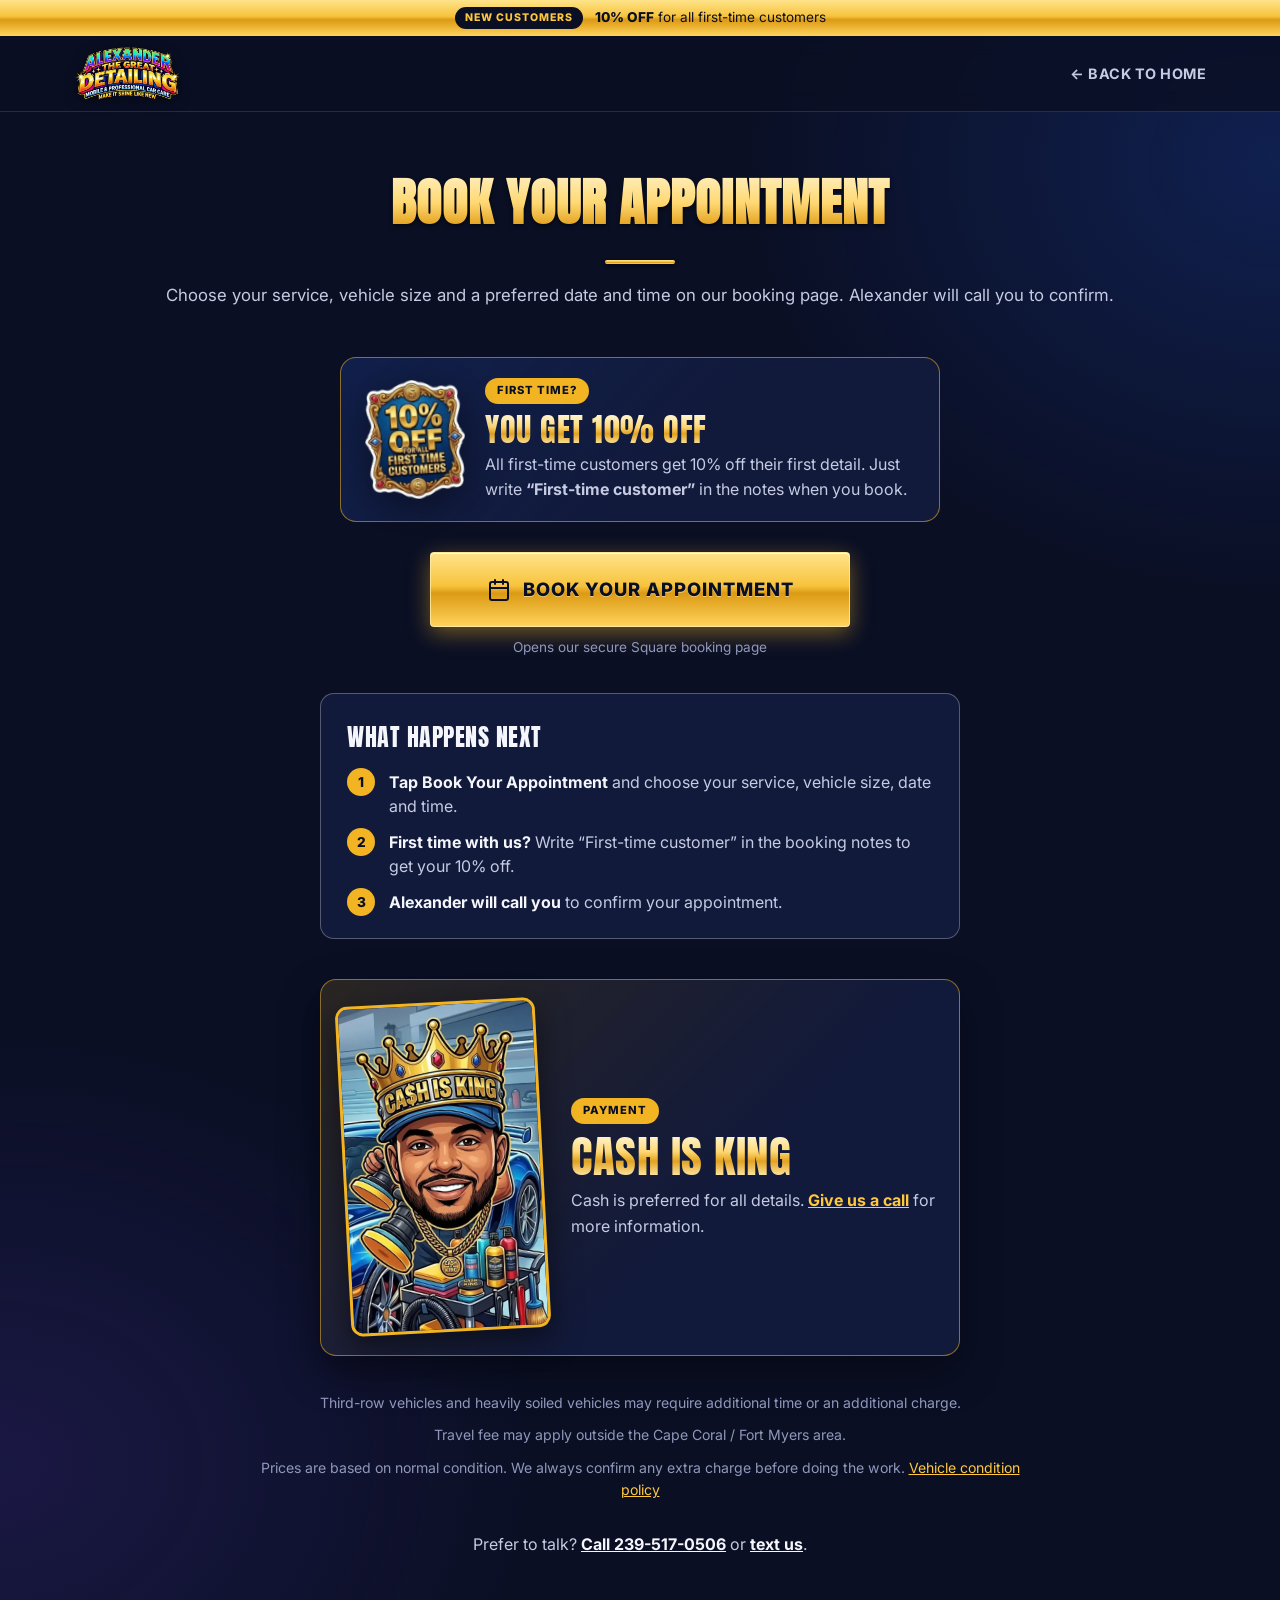
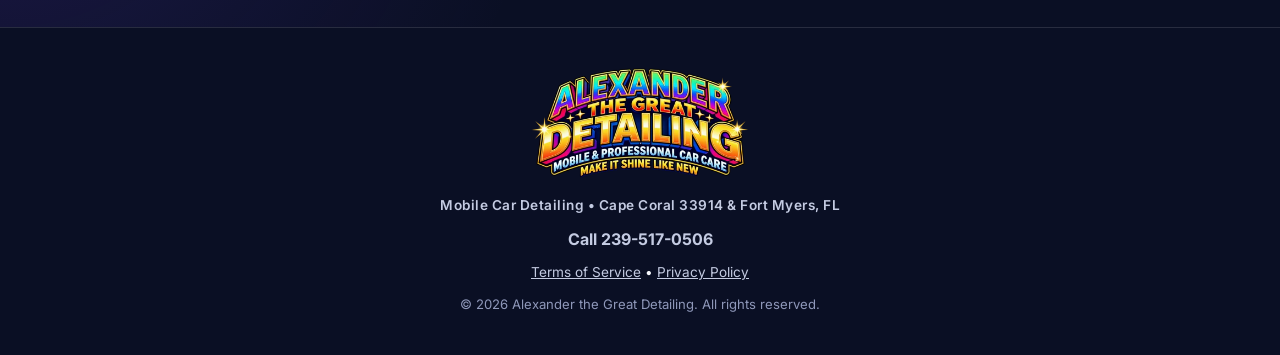
<file: book.html>
<!DOCTYPE html>
<html lang="en">
<head>
<meta charset="UTF-8">
<meta name="viewport" content="width=device-width, initial-scale=1.0, viewport-fit=cover">
<meta name="format-detection" content="telephone=no">
<meta name="theme-color" content="#0a0f24">
<title>Book Now | Alexander the Great Detailing</title>
<meta name="description" content="Book your mobile detail with Alexander the Great Detailing in Cape Coral and Fort Myers. Choose your vehicle size, then pick a time that works for you.">
<link rel="canonical" href="https://alexanderthegreatdetailing.com/book">
<link rel="icon" href="favicon.ico" sizes="any">
<link rel="icon" href="favicon.svg" type="image/svg+xml">
<link rel="apple-touch-icon" href="apple-touch-icon.png">
<meta property="og:type" content="website">
<meta property="og:site_name" content="Alexander the Great Detailing">
<meta property="og:title" content="Book Now | Alexander the Great Detailing">
<meta property="og:description" content="Choose your vehicle size and book your mobile detail in Cape Coral and Fort Myers.">
<link rel="preconnect" href="https://fonts.googleapis.com">
<link rel="preconnect" href="https://fonts.gstatic.com" crossorigin>
<link rel="preload" as="style" href="https://fonts.googleapis.com/css2?family=Anton&family=Inter:wght@400;600;700;800&display=swap" onload="this.onload=null;this.rel='stylesheet'">
<noscript><link rel="stylesheet" href="https://fonts.googleapis.com/css2?family=Anton&family=Inter:wght@400;600;700;800&display=swap"></noscript>
<link rel="stylesheet" href="css/style.css?v=20261125a">
</head>
<body class="is-book-page">

<!-- ========== FIRST-TIME CUSTOMER OFFER (top strip, every page) ========== -->
<div class="promo-strip">
  <span class="promo-strip__tag">New Customers</span>
  <span class="promo-strip__text"><strong>10% OFF</strong> for all first-time customers</span>
</div>

<!-- ========== STICKY NAV (minimal, booking page) ========== -->
<header class="navbar" id="navbar">
  <div class="navbar__inner">
    <a href="index.html" class="navbar__logo">
      <img src="assets/images/logo-small.webp" alt="Alexander the Great Detailing" class="navbar__logo-img" width="400" height="201">
    </a>
    <a href="index.html" class="navbar__back">&larr; Back to Home</a>
  </div>
</header>

<!-- ========== BOOKING: STEP 1, VEHICLE SIZE ========== -->
<section class="contact book-page" id="book">
  <div class="container">
    <h1 class="section-title">Book Your Appointment</h1>
    <p class="section-subtitle">Choose your service, vehicle size and a preferred date and time on our booking page. Alexander will call you to confirm.</p>

    <div class="offer-card">
      <img src="assets/images/first-time-10-off.webp" width="477" height="566" alt="10% off for all first-time customers" class="offer-card__img">
      <div class="offer-card__text">
        <span class="cash-king__tag">First Time?</span>
        <h2 class="offer-card__title">You Get 10% Off</h2>
        <p>All first-time customers get 10% off their first detail. Just write <strong>&ldquo;First-time customer&rdquo;</strong> in the notes when you book.</p>
      </div>
    </div>

    <!-- SQUARE BOOKING: one Square Appointments page for every service and vehicle size -->
    <div class="book-cta">
      <a href="https://book.squareup.com/appointments/05xw2f477tvlcb/location/LN9P773HZ2Q57" class="btn btn--primary btn--lg book-cta__btn">
        <svg viewBox="0 0 24 24" fill="none" stroke="currentColor" stroke-width="2" stroke-linecap="round" stroke-linejoin="round" aria-hidden="true"><rect x="3" y="4" width="18" height="18" rx="2"/><line x1="16" y1="2" x2="16" y2="6"/><line x1="8" y1="2" x2="8" y2="6"/><line x1="3" y1="10" x2="21" y2="10"/></svg>
        Book Your Appointment
      </a>
      <p class="book-cta__note">Opens our secure Square booking page</p>
    </div>

    <div class="book-next">
      <h2 class="book-next__title">What Happens Next</h2>
      <ol class="book-next__steps">
        <li><strong>Tap Book Your Appointment</strong> and choose your service, vehicle size, date and time.</li>
        <li><strong>First time with us?</strong> Write &ldquo;First-time customer&rdquo; in the booking notes to get your 10% off.</li>
        <li><strong>Alexander will call you</strong> to confirm your appointment.</li>
      </ol>
    </div>

    <div class="cash-king">
      <img src="assets/images/cash-is-king-480.webp" width="480" height="802" alt="Cash is King sticker: Alexander wearing a gold crown" class="cash-king__img" loading="lazy">
      <div class="cash-king__text">
        <span class="cash-king__tag">Payment</span>
        <h2 class="cash-king__title">Cash Is King</h2>
        <p>Cash is preferred for all details. <a href="tel:2395170506">Give us a call</a> for more information.</p>
      </div>
    </div>

    <div class="book-page__notes">
      <p>Third-row vehicles and heavily soiled vehicles may require additional time or an additional charge.</p>
      <p>Travel fee may apply outside the Cape Coral / Fort Myers area.</p>
      <p>Prices are based on normal condition. We always confirm any extra charge before doing the work. <a href="index.html#condition">Vehicle condition policy</a></p>
    </div>

    <p class="book-page__help">Prefer to talk? <a href="tel:2395170506">Call 239-517-0506</a> or <a href="sms:2395170506">text us</a>.</p>
  </div>
</section>

<!-- ========== FOOTER ========== -->
<footer class="footer">
  <div class="container footer__inner">
    <img src="assets/images/logo-small.webp" alt="Alexander the Great Detailing" class="footer__logo-img" loading="lazy">
    <p class="footer__tagline">Mobile Car Detailing &bull; Cape Coral 33914 &amp; Fort Myers, FL</p>
    <p class="footer__phone"><a href="tel:2395170506">Call 239-517-0506</a></p>
    <p class="footer__legal"><a href="terms.html">Terms of Service</a> &bull; <a href="privacy.html">Privacy Policy</a></p>
    <p class="footer__copy">&copy; <span id="year"></span> Alexander the Great Detailing. All rights reserved.</p>
  </div>
</footer>

<script src="js/book.js?v=20261125a"></script>
</body>
</html>
</file>
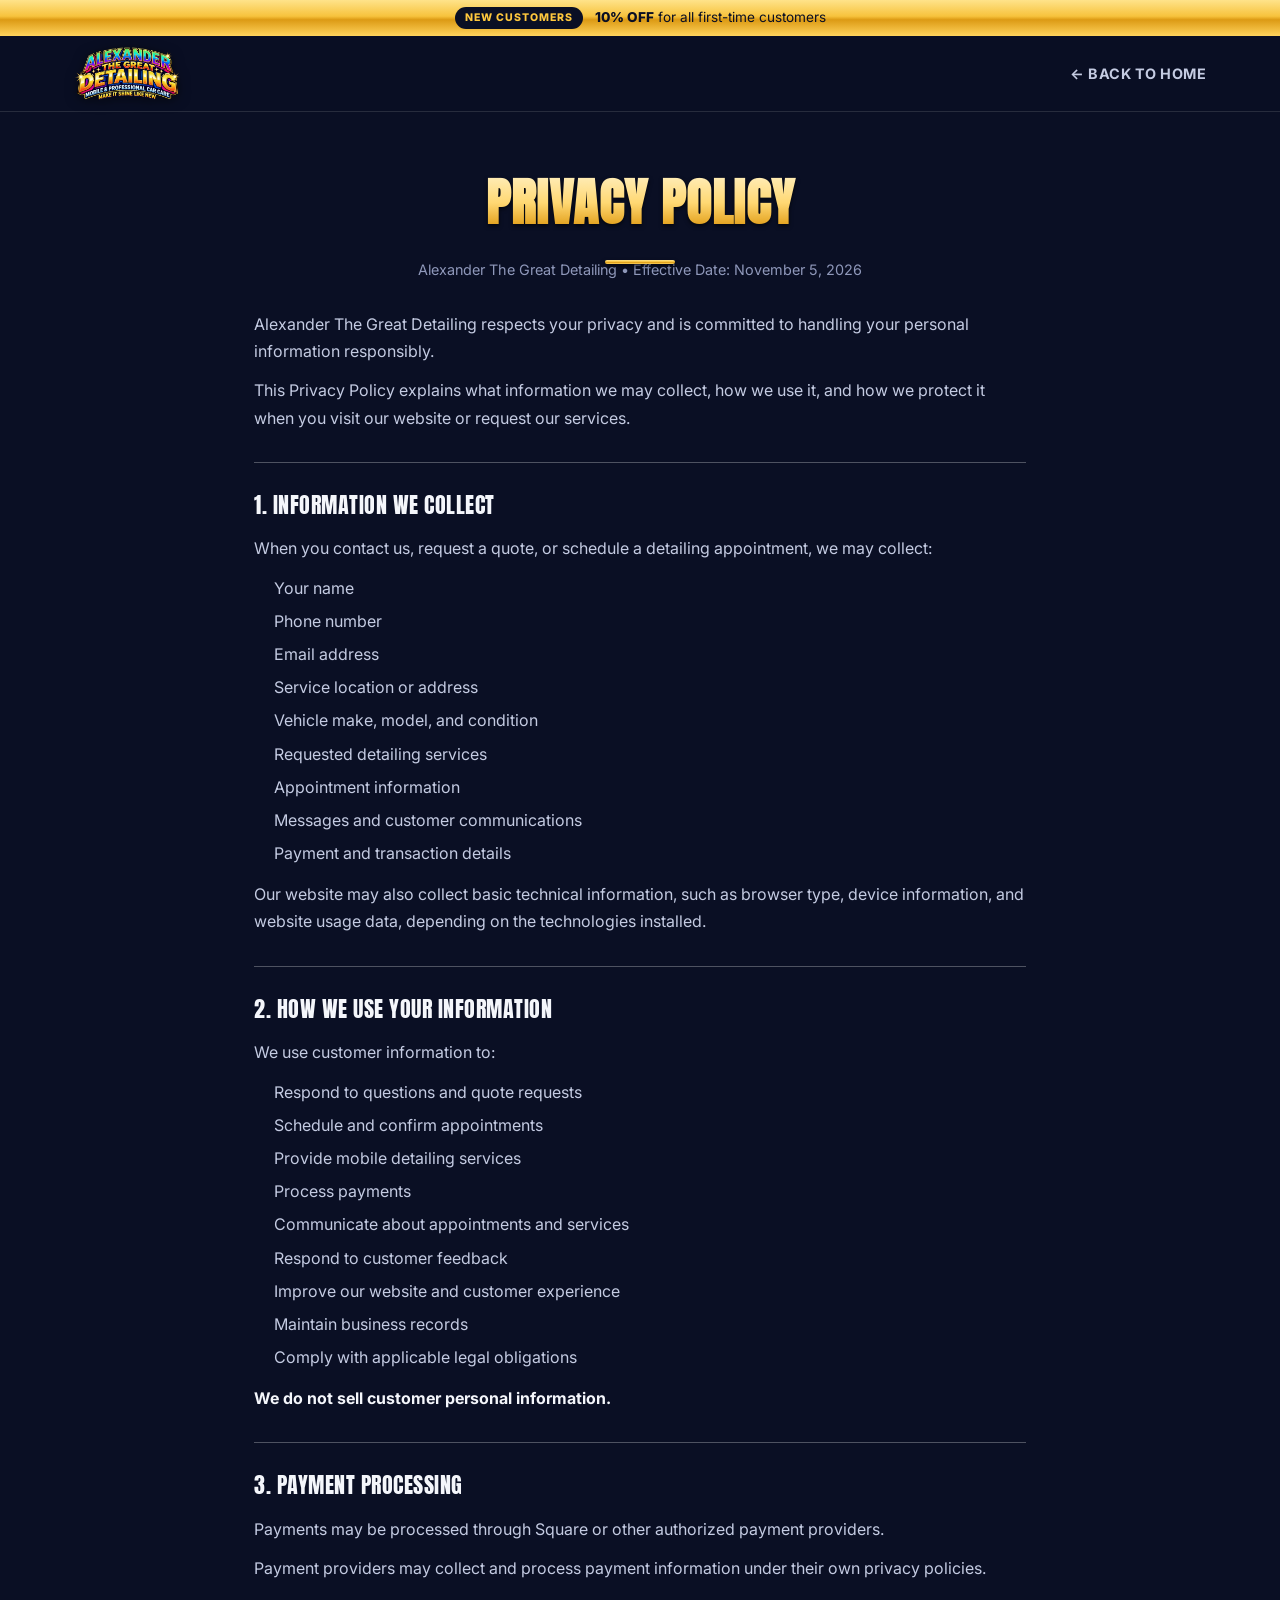
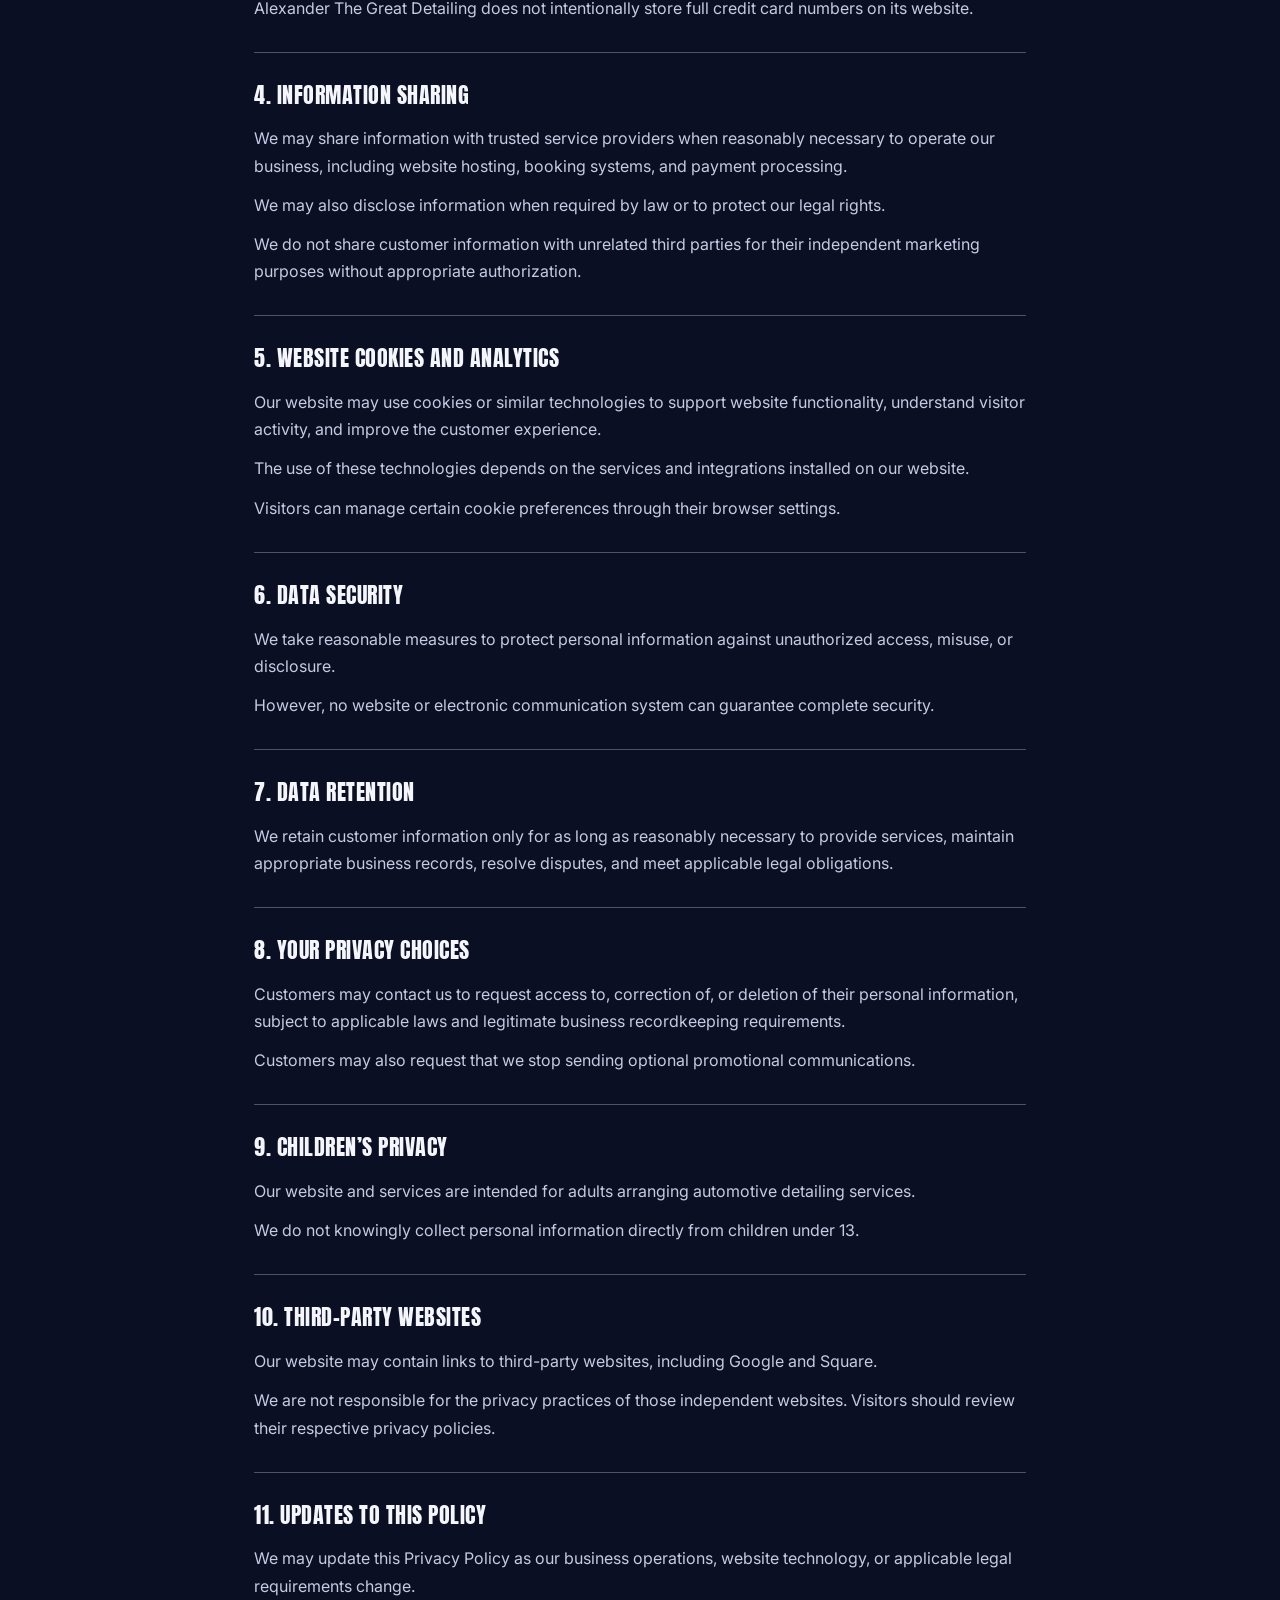
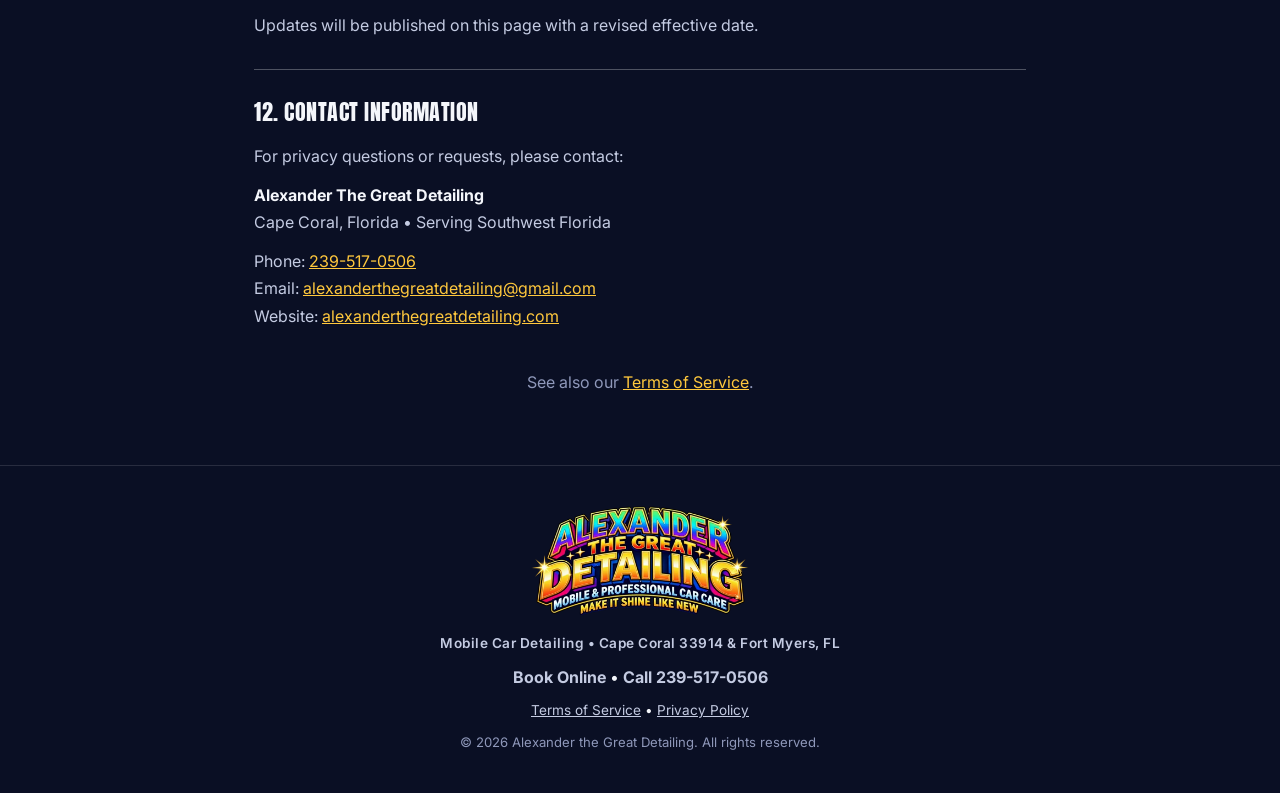
<file: privacy.html>
<!DOCTYPE html>
<html lang="en">
<head>
<meta charset="UTF-8">
<meta name="viewport" content="width=device-width, initial-scale=1.0, viewport-fit=cover">
<meta name="format-detection" content="telephone=no">
<meta name="theme-color" content="#0a0f24">
<title>Privacy Policy | Alexander the Great Detailing</title>
<meta name="description" content="How Alexander the Great Detailing collects, uses and protects your personal information when you visit our website or book a mobile detail.">
<link rel="canonical" href="https://alexanderthegreatdetailing.com/privacy">
<link rel="icon" href="favicon.ico" sizes="any">
<link rel="icon" href="favicon.svg" type="image/svg+xml">
<link rel="apple-touch-icon" href="apple-touch-icon.png">
<link rel="preconnect" href="https://fonts.googleapis.com">
<link rel="preconnect" href="https://fonts.gstatic.com" crossorigin>
<link rel="preload" as="style" href="https://fonts.googleapis.com/css2?family=Anton&family=Inter:wght@400;600;700;800&display=swap" onload="this.onload=null;this.rel='stylesheet'">
<noscript><link rel="stylesheet" href="https://fonts.googleapis.com/css2?family=Anton&family=Inter:wght@400;600;700;800&display=swap"></noscript>
<link rel="stylesheet" href="css/style.css?v=20261125a">
</head>
<body class="is-book-page">

<div class="promo-strip">
  <span class="promo-strip__tag">New Customers</span>
  <span class="promo-strip__text"><strong>10% OFF</strong> for all first-time customers</span>
</div>

<header class="navbar" id="navbar">
  <div class="navbar__inner">
    <a href="index.html" class="navbar__logo">
      <img src="assets/images/logo-small.webp" alt="Alexander the Great Detailing" class="navbar__logo-img" width="400" height="201">
    </a>
    <a href="index.html" class="navbar__back">&larr; Back to Home</a>
  </div>
</header>

<main class="legal">
  <div class="container legal__inner">
    <h1 class="section-title">Privacy Policy</h1>
    <p class="legal__meta">Alexander The Great Detailing &bull; Effective Date: November 5, 2026</p>
    <div class="legal__intro"><p>Alexander The Great Detailing respects your privacy and is committed to handling your personal information responsibly.</p><p>This Privacy Policy explains what information we may collect, how we use it, and how we protect it when you visit our website or request our services.</p></div>
<section class="legal__section"><h2>1. Information We Collect</h2><p>When you contact us, request a quote, or schedule a detailing appointment, we may collect:</p><ul><li>Your name</li><li>Phone number</li><li>Email address</li><li>Service location or address</li><li>Vehicle make, model, and condition</li><li>Requested detailing services</li><li>Appointment information</li><li>Messages and customer communications</li><li>Payment and transaction details</li></ul><p>Our website may also collect basic technical information, such as browser type, device information, and website usage data, depending on the technologies installed.</p></section>
<section class="legal__section"><h2>2. How We Use Your Information</h2><p>We use customer information to:</p><ul><li>Respond to questions and quote requests</li><li>Schedule and confirm appointments</li><li>Provide mobile detailing services</li><li>Process payments</li><li>Communicate about appointments and services</li><li>Respond to customer feedback</li><li>Improve our website and customer experience</li><li>Maintain business records</li><li>Comply with applicable legal obligations</li></ul><p><strong>We do not sell customer personal information.</strong></p></section>
<section class="legal__section"><h2>3. Payment Processing</h2><p>Payments may be processed through Square or other authorized payment providers.</p><p>Payment providers may collect and process payment information under their own privacy policies.</p><p>Alexander The Great Detailing does not intentionally store full credit card numbers on its website.</p></section>
<section class="legal__section"><h2>4. Information Sharing</h2><p>We may share information with trusted service providers when reasonably necessary to operate our business, including website hosting, booking systems, and payment processing.</p><p>We may also disclose information when required by law or to protect our legal rights.</p><p>We do not share customer information with unrelated third parties for their independent marketing purposes without appropriate authorization.</p></section>
<section class="legal__section"><h2>5. Website Cookies and Analytics</h2><p>Our website may use cookies or similar technologies to support website functionality, understand visitor activity, and improve the customer experience.</p><p>The use of these technologies depends on the services and integrations installed on our website.</p><p>Visitors can manage certain cookie preferences through their browser settings.</p></section>
<section class="legal__section"><h2>6. Data Security</h2><p>We take reasonable measures to protect personal information against unauthorized access, misuse, or disclosure.</p><p>However, no website or electronic communication system can guarantee complete security.</p></section>
<section class="legal__section"><h2>7. Data Retention</h2><p>We retain customer information only for as long as reasonably necessary to provide services, maintain appropriate business records, resolve disputes, and meet applicable legal obligations.</p></section>
<section class="legal__section"><h2>8. Your Privacy Choices</h2><p>Customers may contact us to request access to, correction of, or deletion of their personal information, subject to applicable laws and legitimate business recordkeeping requirements.</p><p>Customers may also request that we stop sending optional promotional communications.</p></section>
<section class="legal__section"><h2>9. Children&rsquo;s Privacy</h2><p>Our website and services are intended for adults arranging automotive detailing services.</p><p>We do not knowingly collect personal information directly from children under 13.</p></section>
<section class="legal__section"><h2>10. Third-Party Websites</h2><p>Our website may contain links to third-party websites, including Google and Square.</p><p>We are not responsible for the privacy practices of those independent websites. Visitors should review their respective privacy policies.</p></section>
<section class="legal__section"><h2>11. Updates to This Policy</h2><p>We may update this Privacy Policy as our business operations, website technology, or applicable legal requirements change.</p><p>Updates will be published on this page with a revised effective date.</p></section>
<section class="legal__section"><h2>12. Contact Information</h2><p>For privacy questions or requests, please contact:</p><p><strong>Alexander The Great Detailing</strong><br>Cape Coral, Florida &bull; Serving Southwest Florida</p><p>Phone: <a href="tel:2395170506">239-517-0506</a><br>Email: <!--email_off--><a href="mailto:alexanderthegreatdetailing@gmail.com">alexanderthegreatdetailing@gmail.com</a><!--/email_off--><br>Website: <a href="https://alexanderthegreatdetailing.com">alexanderthegreatdetailing.com</a></p></section>
    <p class="legal__other">See also our <a href="terms.html">Terms of Service</a>.</p>
  </div>
</main>

<footer class="footer">
  <div class="container footer__inner">
    <img src="assets/images/logo-small.webp" alt="Alexander the Great Detailing" class="footer__logo-img" loading="lazy">
    <p class="footer__tagline">Mobile Car Detailing &bull; Cape Coral 33914 &amp; Fort Myers, FL</p>
    <p class="footer__phone"><a href="book.html">Book Online</a> &bull; <a href="tel:2395170506">Call 239-517-0506</a></p>
    <p class="footer__legal"><a href="terms.html">Terms of Service</a> &bull; <a href="privacy.html">Privacy Policy</a></p>
    <p class="footer__copy">&copy; <span id="year"></span> Alexander the Great Detailing. All rights reserved.</p>
  </div>
</footer>

<script src="js/book.js?v=20261125a"></script>
</body>
</html>
</file>
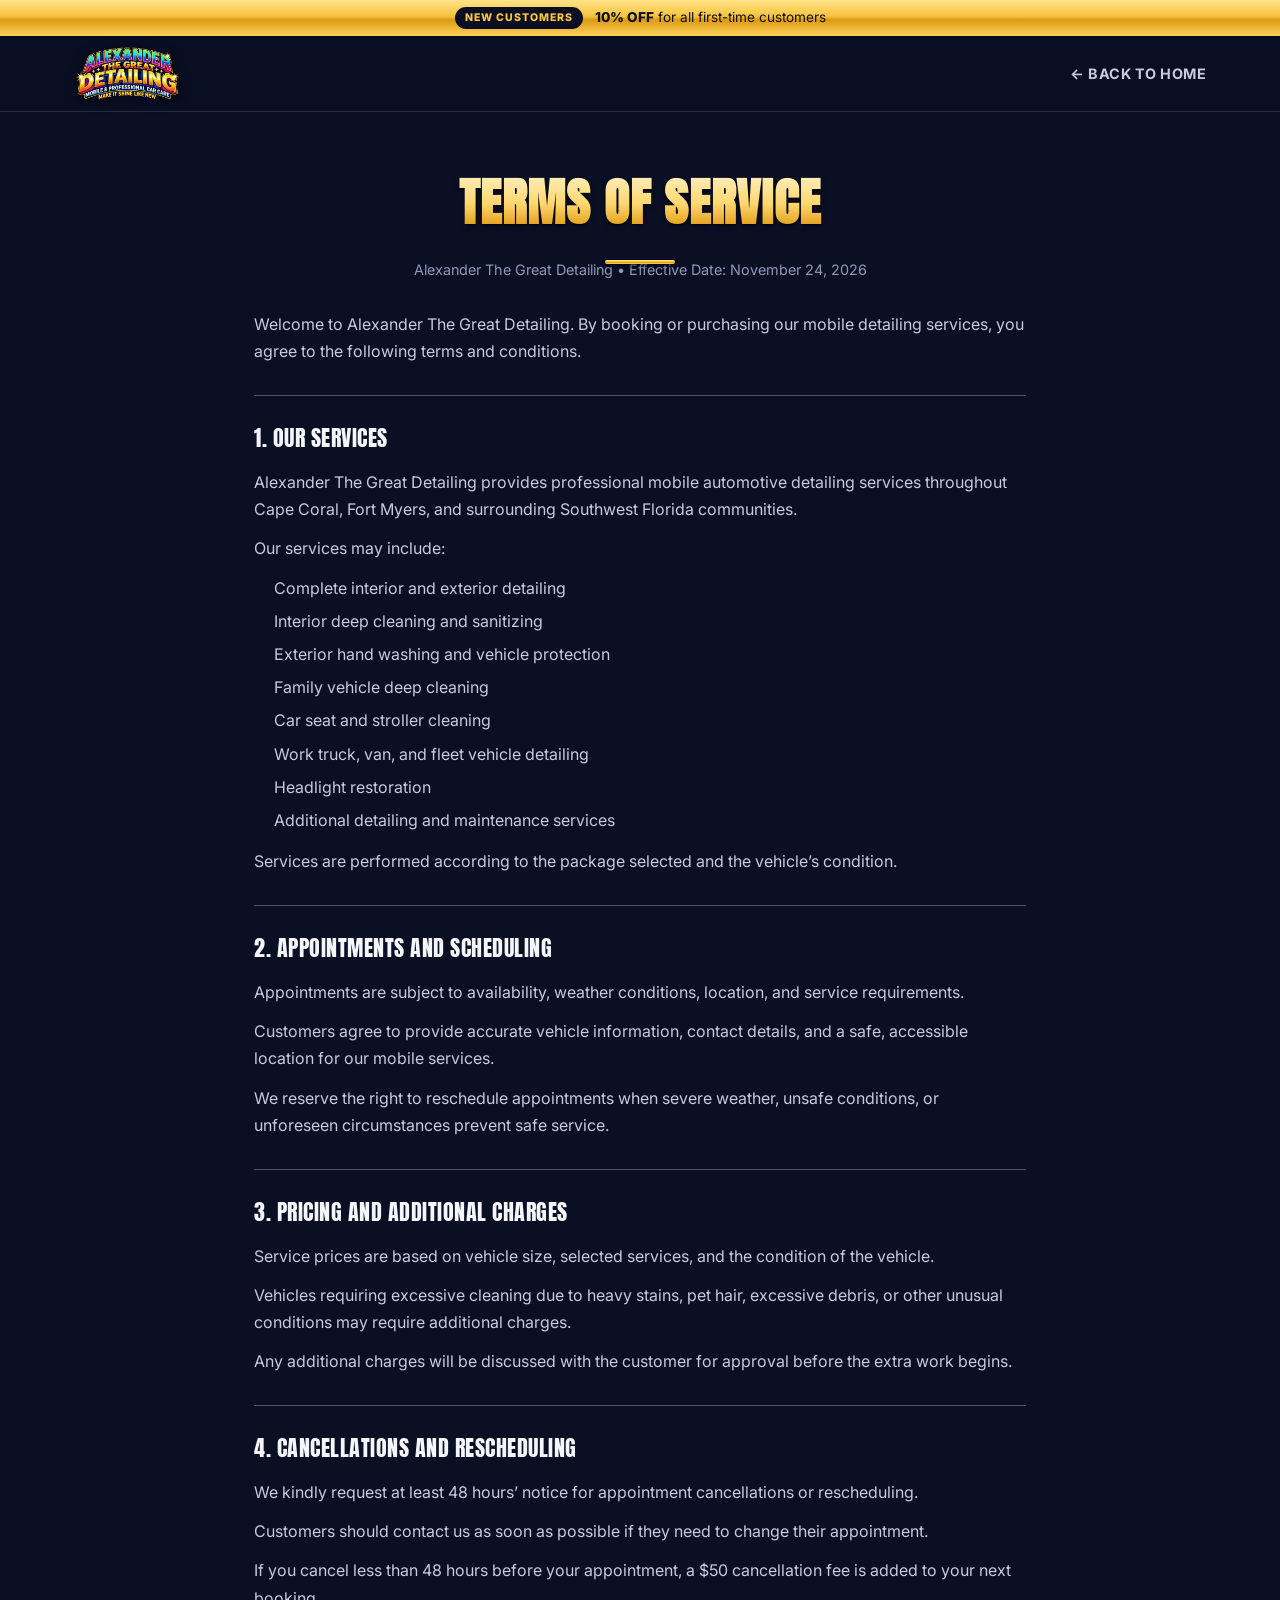
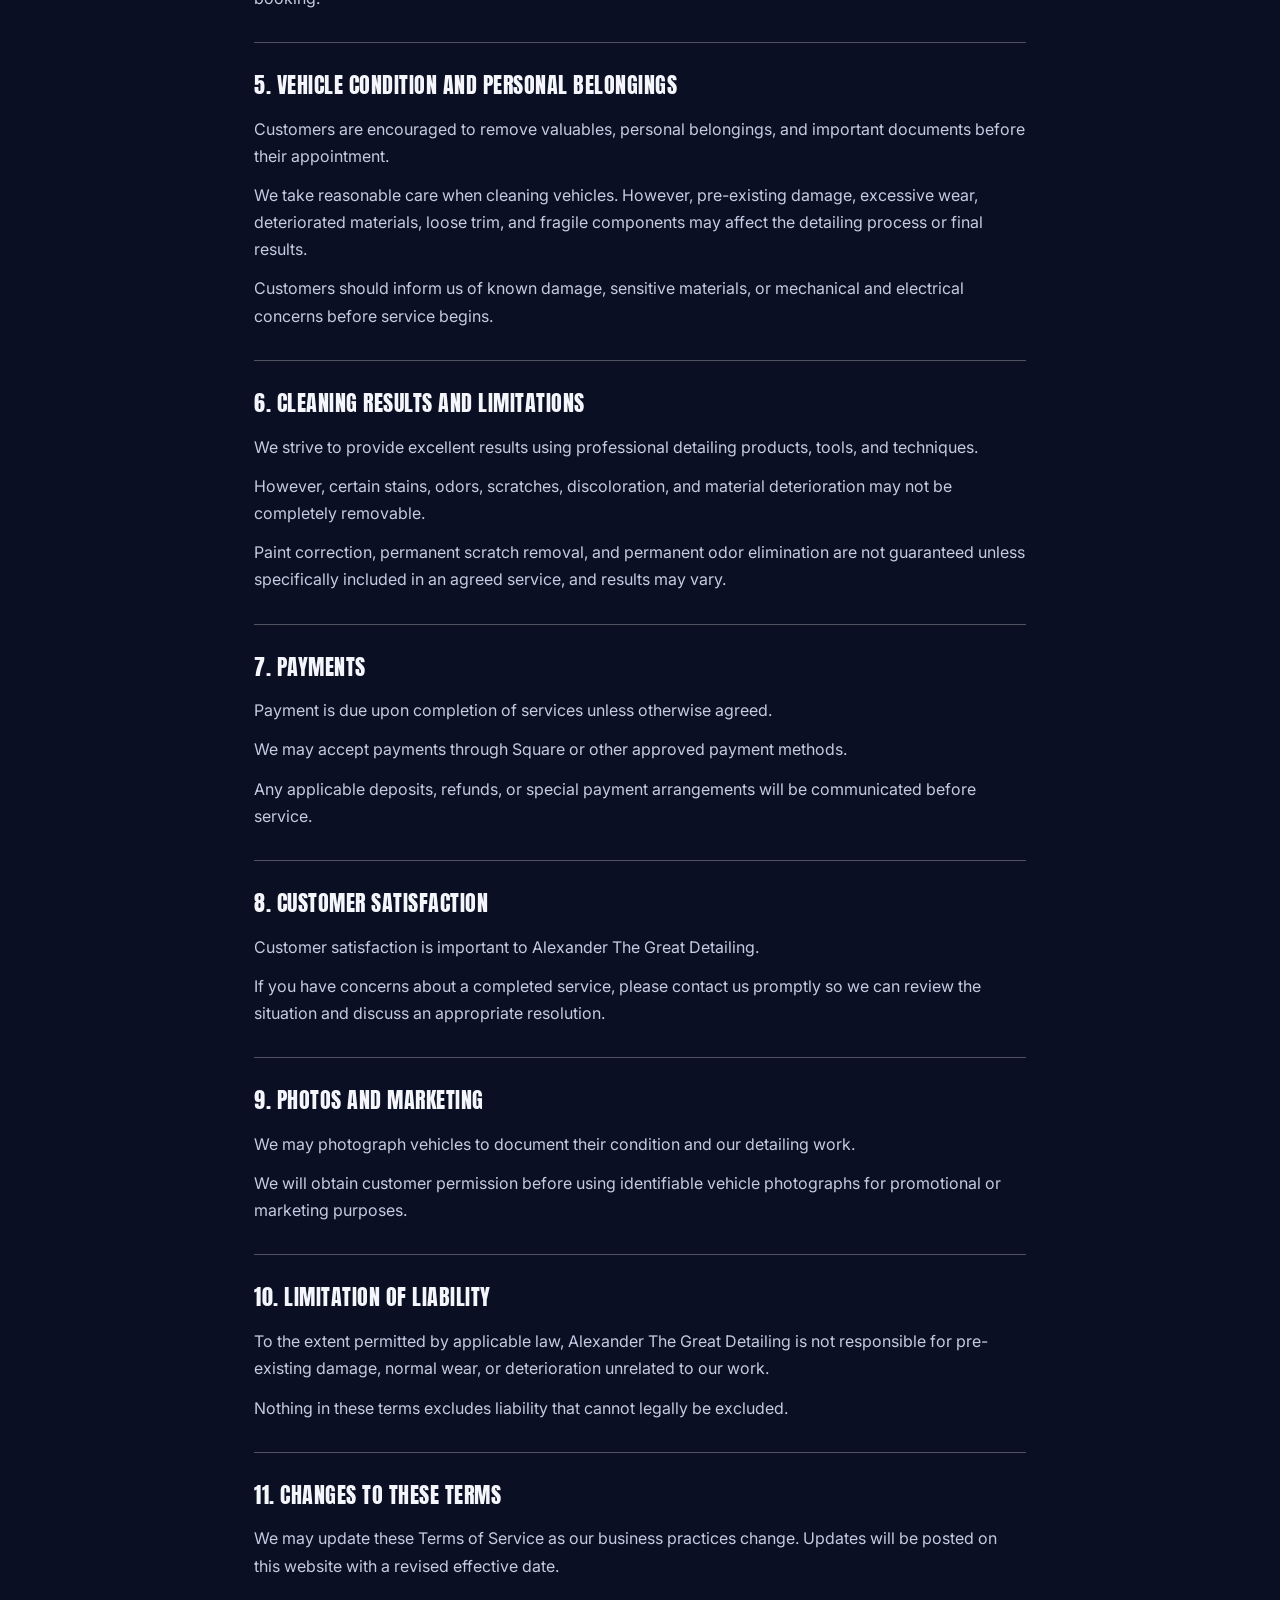
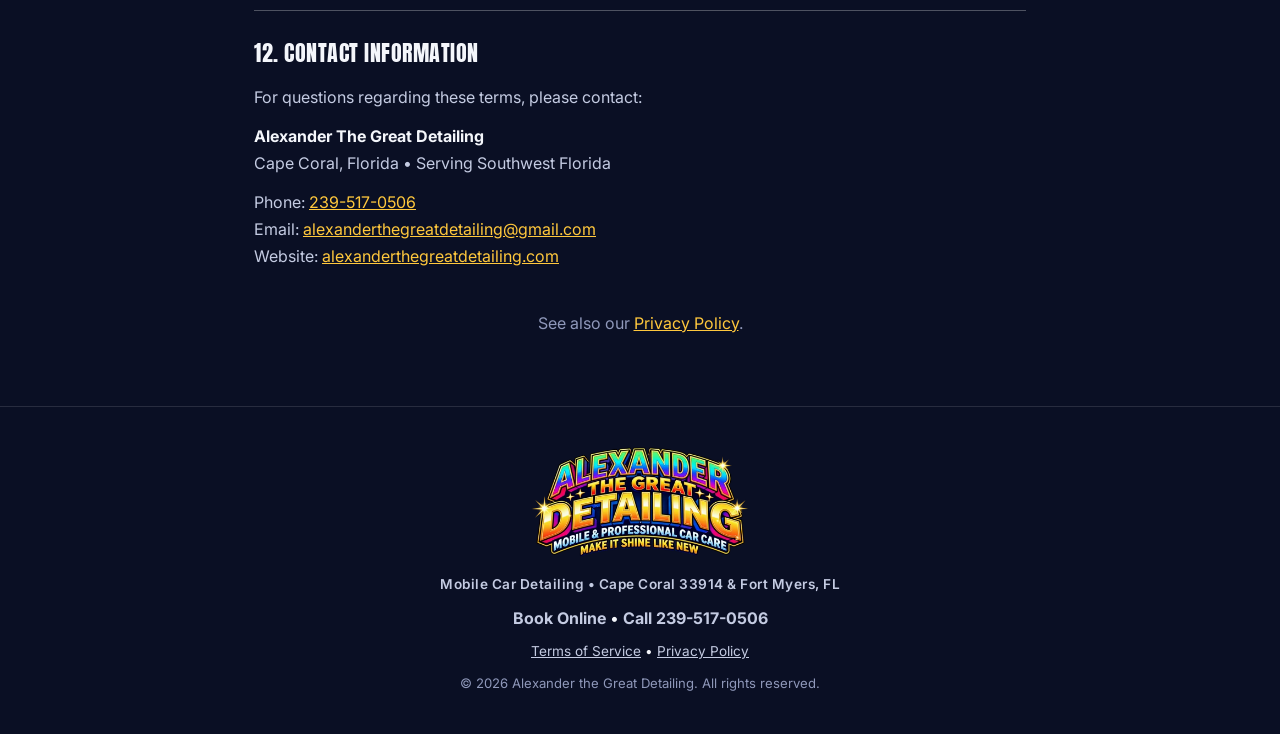
<file: terms.html>
<!DOCTYPE html>
<html lang="en">
<head>
<meta charset="UTF-8">
<meta name="viewport" content="width=device-width, initial-scale=1.0, viewport-fit=cover">
<meta name="format-detection" content="telephone=no">
<meta name="theme-color" content="#0a0f24">
<title>Terms of Service | Alexander the Great Detailing</title>
<meta name="description" content="The terms and conditions for booking mobile car detailing with Alexander the Great Detailing in Cape Coral, Fort Myers and Southwest Florida.">
<link rel="canonical" href="https://alexanderthegreatdetailing.com/terms">
<link rel="icon" href="favicon.ico" sizes="any">
<link rel="icon" href="favicon.svg" type="image/svg+xml">
<link rel="apple-touch-icon" href="apple-touch-icon.png">
<link rel="preconnect" href="https://fonts.googleapis.com">
<link rel="preconnect" href="https://fonts.gstatic.com" crossorigin>
<link rel="preload" as="style" href="https://fonts.googleapis.com/css2?family=Anton&family=Inter:wght@400;600;700;800&display=swap" onload="this.onload=null;this.rel='stylesheet'">
<noscript><link rel="stylesheet" href="https://fonts.googleapis.com/css2?family=Anton&family=Inter:wght@400;600;700;800&display=swap"></noscript>
<link rel="stylesheet" href="css/style.css?v=20261125a">
</head>
<body class="is-book-page">

<div class="promo-strip">
  <span class="promo-strip__tag">New Customers</span>
  <span class="promo-strip__text"><strong>10% OFF</strong> for all first-time customers</span>
</div>

<header class="navbar" id="navbar">
  <div class="navbar__inner">
    <a href="index.html" class="navbar__logo">
      <img src="assets/images/logo-small.webp" alt="Alexander the Great Detailing" class="navbar__logo-img" width="400" height="201">
    </a>
    <a href="index.html" class="navbar__back">&larr; Back to Home</a>
  </div>
</header>

<main class="legal">
  <div class="container legal__inner">
    <h1 class="section-title">Terms of Service</h1>
    <p class="legal__meta">Alexander The Great Detailing &bull; Effective Date: November 24, 2026</p>
    <div class="legal__intro"><p>Welcome to Alexander The Great Detailing. By booking or purchasing our mobile detailing services, you agree to the following terms and conditions.</p></div>
<section class="legal__section"><h2>1. Our Services</h2><p>Alexander The Great Detailing provides professional mobile automotive detailing services throughout Cape Coral, Fort Myers, and surrounding Southwest Florida communities.</p><p>Our services may include:</p><ul><li>Complete interior and exterior detailing</li><li>Interior deep cleaning and sanitizing</li><li>Exterior hand washing and vehicle protection</li><li>Family vehicle deep cleaning</li><li>Car seat and stroller cleaning</li><li>Work truck, van, and fleet vehicle detailing</li><li>Headlight restoration</li><li>Additional detailing and maintenance services</li></ul><p>Services are performed according to the package selected and the vehicle&rsquo;s condition.</p></section>
<section class="legal__section"><h2>2. Appointments and Scheduling</h2><p>Appointments are subject to availability, weather conditions, location, and service requirements.</p><p>Customers agree to provide accurate vehicle information, contact details, and a safe, accessible location for our mobile services.</p><p>We reserve the right to reschedule appointments when severe weather, unsafe conditions, or unforeseen circumstances prevent safe service.</p></section>
<section class="legal__section"><h2>3. Pricing and Additional Charges</h2><p>Service prices are based on vehicle size, selected services, and the condition of the vehicle.</p><p>Vehicles requiring excessive cleaning due to heavy stains, pet hair, excessive debris, or other unusual conditions may require additional charges.</p><p>Any additional charges will be discussed with the customer for approval before the extra work begins.</p></section>
<section class="legal__section"><h2>4. Cancellations and Rescheduling</h2><p>We kindly request at least 48 hours&rsquo; notice for appointment cancellations or rescheduling.</p><p>Customers should contact us as soon as possible if they need to change their appointment.</p><p>If you cancel less than 48 hours before your appointment, a $50 cancellation fee is added to your next booking.</p></section>
<section class="legal__section"><h2>5. Vehicle Condition and Personal Belongings</h2><p>Customers are encouraged to remove valuables, personal belongings, and important documents before their appointment.</p><p>We take reasonable care when cleaning vehicles. However, pre-existing damage, excessive wear, deteriorated materials, loose trim, and fragile components may affect the detailing process or final results.</p><p>Customers should inform us of known damage, sensitive materials, or mechanical and electrical concerns before service begins.</p></section>
<section class="legal__section"><h2>6. Cleaning Results and Limitations</h2><p>We strive to provide excellent results using professional detailing products, tools, and techniques.</p><p>However, certain stains, odors, scratches, discoloration, and material deterioration may not be completely removable.</p><p>Paint correction, permanent scratch removal, and permanent odor elimination are not guaranteed unless specifically included in an agreed service, and results may vary.</p></section>
<section class="legal__section"><h2>7. Payments</h2><p>Payment is due upon completion of services unless otherwise agreed.</p><p>We may accept payments through Square or other approved payment methods.</p><p>Any applicable deposits, refunds, or special payment arrangements will be communicated before service.</p></section>
<section class="legal__section"><h2>8. Customer Satisfaction</h2><p>Customer satisfaction is important to Alexander The Great Detailing.</p><p>If you have concerns about a completed service, please contact us promptly so we can review the situation and discuss an appropriate resolution.</p></section>
<section class="legal__section"><h2>9. Photos and Marketing</h2><p>We may photograph vehicles to document their condition and our detailing work.</p><p>We will obtain customer permission before using identifiable vehicle photographs for promotional or marketing purposes.</p></section>
<section class="legal__section"><h2>10. Limitation of Liability</h2><p>To the extent permitted by applicable law, Alexander The Great Detailing is not responsible for pre-existing damage, normal wear, or deterioration unrelated to our work.</p><p>Nothing in these terms excludes liability that cannot legally be excluded.</p></section>
<section class="legal__section"><h2>11. Changes to These Terms</h2><p>We may update these Terms of Service as our business practices change. Updates will be posted on this website with a revised effective date.</p></section>
<section class="legal__section"><h2>12. Contact Information</h2><p>For questions regarding these terms, please contact:</p><p><strong>Alexander The Great Detailing</strong><br>Cape Coral, Florida &bull; Serving Southwest Florida</p><p>Phone: <a href="tel:2395170506">239-517-0506</a><br>Email: <!--email_off--><a href="mailto:alexanderthegreatdetailing@gmail.com">alexanderthegreatdetailing@gmail.com</a><!--/email_off--><br>Website: <a href="https://alexanderthegreatdetailing.com">alexanderthegreatdetailing.com</a></p></section>
    <p class="legal__other">See also our <a href="privacy.html">Privacy Policy</a>.</p>
  </div>
</main>

<footer class="footer">
  <div class="container footer__inner">
    <img src="assets/images/logo-small.webp" alt="Alexander the Great Detailing" class="footer__logo-img" loading="lazy">
    <p class="footer__tagline">Mobile Car Detailing &bull; Cape Coral 33914 &amp; Fort Myers, FL</p>
    <p class="footer__phone"><a href="book.html">Book Online</a> &bull; <a href="tel:2395170506">Call 239-517-0506</a></p>
    <p class="footer__legal"><a href="terms.html">Terms of Service</a> &bull; <a href="privacy.html">Privacy Policy</a></p>
    <p class="footer__copy">&copy; <span id="year"></span> Alexander the Great Detailing. All rights reserved.</p>
  </div>
</footer>

<script src="js/book.js?v=20261125a"></script>
</body>
</html>
</file>
<file: css/style.css>
/* ==========================================================================
   ALEXANDER THE GREAT DETAILING STYLESHEET
   ========================================================================== */

/* NAVY + GOLD PALETTE (from the logo), purple / royal blue glows. */
:root {
  --bg: #0a0f24;
  --bg-soft: #0d1430;
  --card: #121a3b;
  --surface: #18224a;
  --surface-alt: #202c5c;
  --ink: #f4f6fb;
  --ink-soft: #c4cbe2;
  --ink-faint: #8f98ba;
  --line: rgba(255, 255, 255, 0.12);
  --line-strong: rgba(255, 255, 255, 0.28);
  color-scheme: dark;
  --white: #ffffff;
  --navy: #0a0f24;
  --gold: #f2b422;
  --gold-dark: #b9820c;
  --gold-bright: #ffcf4a;
  --gold-text: #ffc83d;
  --purple: #7b4dff;
  --family: #ff6fa8;
  --royal: #2f6bff;

  --chrome-text: linear-gradient(180deg, #fff7da 0%, #ffd873 40%, #e3a21f 62%, #fff0b8 100%);
  --chrome-btn: linear-gradient(180deg, #ffe38a 0%, #f7c33d 45%, #dc9a14 55%, #ffd35c 100%);

  --font-display: 'Anton', 'Arial Narrow', sans-serif;
  --font-body: 'Inter', -apple-system, BlinkMacSystemFont, sans-serif;

  --header-height: 76px;
  --promo-h: 36px;
  --container-width: 1180px;
  --radius: 4px;
  --transition: 0.25s ease;
}

/* ---------- Reset ---------- */
*, *::before, *::after { box-sizing: border-box; margin: 0; padding: 0; }

html { scroll-behavior: smooth; scroll-padding-top: calc(var(--header-height) + var(--promo-h)); }

body {
  background: var(--bg);
  color: var(--ink);
  font-family: var(--font-body);
  line-height: 1.6;
  -webkit-font-smoothing: antialiased;
  overflow-x: hidden;
}

[hidden] { display: none !important; }
img { max-width: 100%; height: auto; display: block; }
a { color: inherit; text-decoration: none; }
button { font-family: inherit; cursor: pointer; border: none; background: none; }
ul { list-style: none; }
input, select, textarea { font-family: inherit; font-size: 1rem; }

.container {
  width: 100%;
  max-width: var(--container-width);
  margin: 0 auto;
  padding: 0 24px;
}

.section-title {
  font-family: var(--font-display);
  font-size: clamp(2rem, 5vw, 3.2rem);
  text-transform: uppercase;
  letter-spacing: 1px;
  text-align: center;
  color: var(--ink);
}

.section-title,
.why-us__title,
.about__title,
.before-after__title,
.contact__location-title,
.project-info__title {
  color: #e9ecf1;
  background: var(--chrome-text);
  -webkit-background-clip: text;
  background-clip: text;
  -webkit-text-fill-color: transparent;
  filter: drop-shadow(0 2px 2px rgba(0, 0, 0, 0.65));
}

.section-title::after {
  content: '';
  display: block;
  width: 70px;
  height: 4px;
  background: var(--chrome-btn);
  border-radius: 2px;
  margin: 16px auto 0;
}

.section-subtitle {
  text-align: center;
  color: var(--ink-soft);
  font-size: 1.05rem;
  margin-top: 18px;
  margin-bottom: 48px;
}

/* ---------- Buttons ---------- */
.btn {
  display: inline-flex;
  align-items: center;
  justify-content: center;
  gap: 8px;
  padding: 14px 32px;
  font-weight: 800;
  font-size: 0.95rem;
  text-transform: uppercase;
  letter-spacing: 1px;
  border-radius: var(--radius);
  transition: transform var(--transition), box-shadow var(--transition), background var(--transition), color var(--transition), border-color var(--transition);
  white-space: nowrap;
}

.btn--primary {
  background: var(--chrome-btn);
  color: var(--navy);
  border: 1px solid rgba(255, 236, 170, 0.8);
  text-shadow: 0 1px 0 rgba(255, 255, 255, 0.45);
  box-shadow: inset 0 1px 0 rgba(255, 255, 255, 0.9), 0 6px 22px rgba(242, 180, 34, 0.45);
}

.btn--primary:hover {
  background: linear-gradient(180deg, #fff1bd 0%, #ffd35c 45%, #eaa91c 55%, #ffe38a 100%);
  color: var(--navy);
  transform: translateY(-2px);
  box-shadow: inset 0 1px 0 #fff, 0 10px 30px rgba(255, 207, 74, 0.6);
}

.btn--outline {
  background: transparent;
  color: var(--ink);
  border: 2px solid var(--line-strong);
}

.btn--outline:hover {
  background: var(--ink);
  color: #111;
  border-color: var(--ink);
  transform: translateY(-2px);
}

.btn--lg {
  padding: 18px 40px;
  font-size: 1.05rem;
}

/* ==========================================================================
   NAVBAR
   ========================================================================== */

.navbar {
  position: fixed;
  top: 0;
  left: 0;
  width: 100%;
  height: var(--header-height);
  z-index: 1000;
  background: rgba(10, 15, 36, 0.82);
  backdrop-filter: blur(10px);
  -webkit-backdrop-filter: blur(10px);
  border-bottom: 1px solid var(--line);
  transition: background var(--transition), border-color var(--transition), box-shadow var(--transition);
}

.navbar.is-scrolled {
  background: rgba(10, 15, 36, 0.96);
  border-bottom-color: rgba(242, 180, 34, 0.25);
  box-shadow: 0 6px 24px rgba(0, 0, 0, 0.5);
}

.navbar__inner {
  max-width: var(--container-width);
  margin: 0 auto;
  height: 100%;
  padding: 0 24px;
  display: flex;
  align-items: center;
  justify-content: space-between;
  gap: 24px;
}

.navbar__logo {
  display: flex;
  align-items: center;
  flex-shrink: 0;
}

.navbar__logo-img {
  height: 46px;
  width: auto;
}

.navbar__links {
  display: flex;
  gap: 22px;
  margin-left: auto;
}

.nav-link {
  font-weight: 600;
  font-size: 0.9rem;
  text-transform: uppercase;
  letter-spacing: 0.5px;
  color: var(--ink-soft);
  position: relative;
  padding: 6px 0;
  transition: color var(--transition);
}

.nav-link::after {
  content: '';
  position: absolute;
  left: 0;
  bottom: 0;
  width: 0;
  height: 2px;
  background: var(--gold);
  transition: width var(--transition);
}

.nav-link:hover { color: var(--ink); }
.nav-link:hover::after { width: 100%; }

.navbar__cta { padding: 10px 24px; font-size: 0.85rem; flex-shrink: 0; }

.navbar__social {
  display: flex;
  align-items: center;
  gap: 10px;
  flex-shrink: 0;
}

.navbar__social-btn {
  display: flex;
  align-items: center;
  justify-content: center;
  width: 36px;
  height: 36px;
  border-radius: 50%;
  background: var(--surface);
  border: 1px solid var(--line-strong);
  color: var(--ink-soft);
  flex-shrink: 0;
  transition: color var(--transition), background var(--transition), transform var(--transition);
}

.navbar__social-btn:hover { color: var(--navy); background: var(--gold); transform: translateY(-2px); }
.navbar__social-btn svg { width: 17px; height: 17px; }

.navbar__back {
  margin-left: auto;
  font-weight: 700;
  font-size: 0.9rem;
  text-transform: uppercase;
  letter-spacing: 0.5px;
  color: var(--ink-soft);
  transition: color var(--transition);
}

.navbar__back:hover { color: var(--ink); }

.navbar__toggle {
  display: none;
  flex-direction: column;
  justify-content: center;
  gap: 5px;
  width: 32px;
  height: 32px;
  flex-shrink: 0;
}

.navbar__toggle span {
  display: block;
  width: 100%;
  height: 2px;
  background: var(--ink);
  transition: transform var(--transition), opacity var(--transition);
}

.navbar__toggle.is-active span:nth-child(1) { transform: translateY(7px) rotate(45deg); }
.navbar__toggle.is-active span:nth-child(2) { opacity: 0; }
.navbar__toggle.is-active span:nth-child(3) { transform: translateY(-7px) rotate(-45deg); }

/* ==========================================================================
   HERO
   ========================================================================== */

.hero {
  position: relative;
  min-height: 100vh;
  display: flex;
  align-items: center;
  justify-content: center;
  text-align: center;
  overflow: hidden;
}

.hero__bg {
  position: absolute;
  inset: 0;
  background:
    radial-gradient(ellipse 55% 45% at 0% 18%, rgba(110, 70, 235, 0.32), transparent 70%),
    radial-gradient(ellipse 55% 45% at 100% 82%, rgba(40, 100, 255, 0.28), transparent 70%),
    linear-gradient(180deg, #111a40 0%, #080c1e 100%);
  z-index: 0;
}

.hero__bg::before {
  content: '';
  position: absolute;
  inset: 0;
  background-image:
    repeating-linear-gradient(115deg, rgba(255,255,255,0.035) 0px, rgba(255,255,255,0.035) 1px, transparent 1px, transparent 60px);
  opacity: 0.6;
}

.hero__overlay {
  position: absolute;
  inset: 0;
  background: radial-gradient(ellipse at center, transparent 40%, rgba(0,0,0,0.45) 100%);
  z-index: 1;
}

.hero__content {
  position: relative;
  z-index: 2;
  padding: 0 24px;
  max-width: 900px;
}

.hero__logo {
  display: flex;
  flex-direction: column;
  align-items: center;
  line-height: 0.95;
  margin-bottom: 28px;
  opacity: 0;
  transform: translateY(24px);
  animation: heroFadeUp 0.9s ease forwards 0.15s;
}

.hero__logo-img {
  width: 100%;
  max-width: min(88vw, 540px);
  height: auto;
  border-radius: 10px;
  filter:
    drop-shadow(0 18px 40px rgba(0, 0, 0, 0.6))
    drop-shadow(0 0 50px rgba(242, 180, 34, 0.25));
}

.hero__tagline {
  font-size: clamp(1.05rem, 2.4vw, 1.4rem);
  font-weight: 600;
  color: var(--ink-soft);
  text-transform: uppercase;
  letter-spacing: 1px;
  margin-bottom: 40px;
  opacity: 0;
  transform: translateY(24px);
  animation: heroFadeUp 0.9s ease forwards 0.35s;
}

.hero__badge {
  margin-top: 26px;
  font-size: 0.78rem;
  font-weight: 700;
  text-transform: uppercase;
  letter-spacing: 2px;
  color: var(--ink-faint);
  opacity: 0;
  animation: heroFadeUp 0.9s ease forwards 0.8s;
}

.hero__cta {
  opacity: 0;
  transform: translateY(24px);
  animation: heroFadeUp 0.9s ease forwards 0.55s;
}

@keyframes heroFadeUp {
  to { opacity: 1; transform: translateY(0); }
}

.hero__scroll-indicator {
  position: absolute;
  bottom: 32px;
  left: 50%;
  transform: translateX(-50%);
  width: 26px;
  height: 42px;
  border: 2px solid rgba(255,255,255,0.35);
  border-radius: 14px;
  z-index: 2;
}

.hero__scroll-indicator span {
  position: absolute;
  top: 8px;
  left: 50%;
  transform: translateX(-50%);
  width: 4px;
  height: 8px;
  background: var(--gold);
  border-radius: 2px;
  animation: scrollDot 1.6s ease infinite;
}

@keyframes scrollDot {
  0% { opacity: 1; top: 8px; }
  100% { opacity: 0; top: 22px; }
}

/* ==========================================================================
   SERVICES + PRICING
   ========================================================================== */

.services {
  padding: 110px 0 100px;
  background:
    radial-gradient(ellipse 60% 38% at 0% 12%, rgba(110, 70, 235, 0.22), transparent 70%),
    radial-gradient(ellipse 60% 38% at 100% 88%, rgba(40, 100, 255, 0.18), transparent 70%),
    var(--bg-soft);
}

.toggle {
  display: flex;
  justify-content: center;
  gap: 4px;
  background: rgba(0, 0, 0, 0.35);
  border: 1px solid var(--line-strong);
  border-radius: 999px;
  padding: 5px;
  max-width: 500px;
  margin: 0 auto;
}

.toggle__btn {
  flex: 1;
  padding: 13px 20px;
  border-radius: 999px;
  font-weight: 700;
  font-size: 0.88rem;
  text-transform: uppercase;
  letter-spacing: 0.5px;
  white-space: nowrap;
  color: var(--ink-soft);
  transition: background var(--transition), color var(--transition);
}

.toggle__btn.is-active {
  background: var(--gold);
  color: var(--navy);
}

/* ---------- Pricing ---------- */
.price-panel { margin-top: 36px; }
.price-panel[hidden] { display: none; }

.price-card {
  border-radius: 12px;
  overflow: hidden;
  border: 1px solid var(--line-strong);
  background: var(--card);
  box-shadow: 0 16px 40px rgba(0, 0, 0, 0.5);
}

.price-card__head {
  display: flex;
  align-items: center;
  justify-content: space-between;
  flex-wrap: wrap;
  gap: 10px 16px;
  padding: 16px 22px;
  background: linear-gradient(180deg, #22306a 0%, #0b1130 100%);
  color: var(--white);
  border-bottom: 2px solid var(--line-strong);
}

.price-card--mobile .price-card__head { background: linear-gradient(180deg, #6b3fe6 0%, #3a1c9c 100%); }

.price-card__title {
  font-family: var(--font-display);
  font-weight: 400;
  font-size: clamp(1.1rem, 2.6vw, 1.5rem);
  text-transform: uppercase;
  letter-spacing: 0.8px;
  line-height: 1.15;
}

.price-card__title span { margin: 0 6px; opacity: 0.7; }

.price-card__pill {
  background: var(--chrome-btn);
  color: #111;
  font-size: 0.68rem;
  font-weight: 800;
  text-transform: uppercase;
  letter-spacing: 0.8px;
  padding: 6px 14px;
  border-radius: 999px;
  white-space: nowrap;
}

.price-card--mobile .price-card__pill { background: var(--navy); color: var(--white); }

.price-card__sub {
  padding: 10px 22px;
  background: var(--bg-soft);
  border-bottom: 1px solid var(--line);
  color: var(--ink-soft);
  font-size: 0.85rem;
}

.price-table {
  width: 100%;
  border-collapse: collapse;
  background: var(--card);
}

.price-table thead th {
  padding: 12px 10px;
  text-align: center;
  font-size: 0.7rem;
  font-weight: 800;
  text-transform: uppercase;
  letter-spacing: 1px;
  color: var(--ink-faint);
  border-bottom: 1px solid var(--line);
}

.price-table tbody th,
.price-table tbody td {
  padding: 20px 10px;
  border-bottom: 1px solid var(--line);
  vertical-align: middle;
}

.price-table tbody tr:last-child th,
.price-table tbody tr:last-child td { border-bottom: none; }

.price-table td {
  text-align: center;
  font-weight: 800;
  font-size: 1.25rem;
  color: var(--gold-text);
}

.price-table .price-table__service {
  text-align: left;
  padding-left: 22px;
  width: 40%;
}

.price-table thead .price-table__service { padding-left: 22px; }

.price-table__name {
  display: block;
  font-weight: 800;
  font-size: 1rem;
  text-transform: uppercase;
  letter-spacing: 0.3px;
  color: var(--ink);
}

.price-table__desc {
  display: block;
  font-weight: 400;
  font-size: 0.8rem;
  color: var(--ink-faint);
  margin-top: 2px;
}

.price-table__row--bundle {
  background: linear-gradient(90deg, rgba(242, 180, 34, 0.3), rgba(242, 180, 34, 0.08));
}

.price-table__row--bundle th { border-left: 4px solid var(--gold); padding-left: 18px; }
.price-table__row--bundle td { color: var(--white); font-size: 1.35rem; }

.price-table__badge {
  display: inline-block;
  background: var(--gold);
  color: var(--navy);
  font-size: 0.66rem;
  font-weight: 800;
  text-transform: uppercase;
  letter-spacing: 0.5px;
  padding: 3px 10px;
  border-radius: 999px;
  margin-bottom: 6px;
  white-space: nowrap;
}

/* ---------- Travel fee ---------- */
.travel-fee {
  margin-top: 22px;
  border: 1px solid var(--line-strong);
  border-radius: 12px;
  overflow: hidden;
  background: var(--card);
}

.travel-fee__title {
  background: var(--gold);
  color: var(--navy);
  padding: 13px 22px;
  font-size: 0.85rem;
  font-weight: 800;
  text-transform: uppercase;
  letter-spacing: 0.8px;
}

.travel-fee__title span { margin: 0 6px; opacity: 0.75; }

.travel-fee__list li {
  display: flex;
  justify-content: space-between;
  align-items: center;
  gap: 16px;
  padding: 13px 22px;
  border-bottom: 1px solid var(--line);
  font-size: 0.92rem;
  color: var(--ink-soft);
}

.travel-fee__list li:last-child { border-bottom: none; }
.travel-fee__list strong { color: var(--gold-text); font-weight: 800; white-space: nowrap; }

.travel-fee__included {
  background: var(--chrome-btn);
  color: #111 !important;
  font-size: 0.7rem;
  text-transform: uppercase;
  letter-spacing: 0.8px;
  padding: 4px 12px;
  border-radius: 999px;
}

/* ---------- Why Choose Us ---------- */
.why-us { margin-top: 90px; }
.services__addons, .about__reviews { margin-top: 70px; }

.why-us__title {
  font-family: var(--font-display);
  text-align: center;
  font-size: clamp(1.6rem, 3.5vw, 2.2rem);
  text-transform: uppercase;
  letter-spacing: 1px;
  color: var(--ink);
  margin-bottom: 40px;
}

.why-us__grid {
  display: grid;
  grid-template-columns: repeat(4, 1fr);
  gap: 20px;
}

.why-us__item {
  background: var(--card);
  border: 1px solid var(--line);
  border-radius: 10px;
  padding: 30px 22px;
  text-align: center;
  box-shadow: 0 10px 28px rgba(0, 0, 0, 0.4);
  transition: transform var(--transition), border-color var(--transition), box-shadow var(--transition);
}

.why-us__item:hover {
  transform: translateY(-6px);
  border-color: var(--gold);
  box-shadow: 0 12px 28px rgba(242, 180, 34, 0.15);
}

.why-us__icon {
  display: flex;
  align-items: center;
  justify-content: center;
  margin-bottom: 16px;
  color: var(--gold-text);
}

.why-us__icon svg { width: 38px; height: 38px; }

.why-us__item h4 {
  font-size: 1rem;
  text-transform: uppercase;
  letter-spacing: 0.5px;
  margin-bottom: 10px;
  color: var(--ink);
}

.why-us__item p {
  font-size: 0.9rem;
  color: var(--ink-soft);
  line-height: 1.55;
}

/* ==========================================================================
   ADD-ON SERVICES
   ========================================================================== */

.addons {
  padding: 100px 0;
  background:
    radial-gradient(ellipse 60% 38% at 100% 10%, rgba(110, 70, 235, 0.18), transparent 70%),
    var(--bg-soft);
}

.addons__card { max-width: 800px; margin: 0 auto; }
.addons__card .price-table td { color: var(--white); font-size: 1.1rem; }

.addons__note {
  display: flex;
  gap: 14px;
  align-items: flex-start;
  max-width: 800px;
  margin: 22px auto 0;
  padding: 18px 22px;
  border-radius: 10px;
  border: 1px solid var(--line-strong);
  background: var(--card);
  color: var(--ink-soft);
  font-size: 0.9rem;
  line-height: 1.55;
}

.addons__promo {
  display: flex;
  gap: 14px;
  align-items: center;
  max-width: 800px;
  margin: 36px auto 0;
  padding: 16px 22px;
  border-radius: 10px;
  border: 1px solid rgba(242, 180, 34, 0.4);
  background: linear-gradient(90deg, rgba(242, 180, 34, 0.16), rgba(242, 180, 34, 0.04));
  color: var(--ink);
  font-size: 0.92rem;
  line-height: 1.5;
}

.addons__promo svg { flex-shrink: 0; width: 26px; height: 26px; color: var(--gold-text); }
.addons__promo strong { color: var(--gold-text); }

.addons__note svg { flex-shrink: 0; width: 22px; height: 22px; color: var(--gold-text); margin-top: 2px; }
.addons__note strong { color: var(--ink); }

/* ==========================================================================
   REVIEWS
   ========================================================================== */

.reviews {
  padding: 100px 0;
  background: var(--bg);
}

.reviews__card {
  max-width: 640px;
  margin: 0 auto;
  padding: 44px 32px;
  text-align: center;
  border-radius: 14px;
  border: 1px solid var(--line-strong);
  background: var(--card);
  box-shadow: 0 16px 40px rgba(0, 0, 0, 0.4);
}

.review-item {
  display: flex;
  gap: 16px;
  text-align: left;
  padding: 22px;
  margin-bottom: 28px;
  border: 1px solid var(--line);
  border-radius: 12px;
  background: var(--surface);
}

.review-item__avatar {
  flex-shrink: 0;
  display: flex;
  align-items: center;
  justify-content: center;
  width: 44px;
  height: 44px;
  border-radius: 50%;
  background: var(--gold);
  color: var(--navy);
  font-weight: 800;
  font-size: 1.1rem;
}

.review-item__body { min-width: 0; }

.review-item__header {
  display: flex;
  flex-wrap: wrap;
  align-items: baseline;
  gap: 4px 10px;
  margin-bottom: 6px;
}

.review-item__name { font-weight: 800; color: var(--ink); }

.review-item__meta {
  display: inline-flex;
  align-items: center;
  gap: 4px;
  color: var(--ink-faint);
  font-size: 0.82rem;
}

.review-item__meta svg { width: 13px; height: 13px; }

.review-item__text {
  color: var(--ink-soft);
  line-height: 1.6;
}

.reviews__empty {
  color: var(--ink-soft);
  margin-bottom: 28px;
}

.reviews__actions {
  display: flex;
  justify-content: center;
  flex-wrap: wrap;
  gap: 14px;
}

.reviews__btn svg { width: 18px; height: 18px; }

/* ==========================================================================
   PROJECTS
   ========================================================================== */

.projects {
  padding: 100px 0;
  background:
    radial-gradient(ellipse 60% 38% at 100% 10%, rgba(40, 100, 255, 0.2), transparent 70%),
    radial-gradient(ellipse 60% 38% at 0% 90%, rgba(110, 70, 235, 0.16), transparent 70%),
    var(--bg);
}

.projects__grid {
  display: grid;
  grid-template-columns: repeat(4, 1fr);
  grid-auto-rows: 250px;
  gap: 18px;
}

.project-card {
  position: relative;
  border-radius: 12px;
  overflow: hidden;
  background: var(--surface-alt);
  box-shadow: 0 10px 30px rgba(0, 0, 0, 0.1);
  transition: box-shadow var(--transition), transform var(--transition);
}

.project-card:hover {
  box-shadow: 0 16px 40px rgba(242, 180, 34, 0.2);
  transform: translateY(-4px);
}

.project-card--feature { grid-column: span 2; grid-row: span 2; }
.project-card--wide { grid-column: span 2; }

.project-card__open {
  position: absolute;
  inset: 0;
  display: block;
  width: 100%;
  height: 100%;
  text-align: left;
  color: var(--white);
  cursor: pointer;
}

.project-card__open:focus-visible {
  outline: 3px solid var(--gold);
  outline-offset: -3px;
}

.project-card__img {
  width: 100%;
  height: 100%;
  object-fit: cover;
  transition: transform 0.7s ease;
}

.project-card:hover .project-card__img { transform: scale(1.06); }

.project-card--pathfinder .project-card__img { object-position: 50% 60%; }
.project-card--carnival .project-card__img { object-position: 50% 75%; }
.project-card--vw-atlas .project-card__img { object-position: 50% 55%; }
.project-card--gmc-acadia .project-card__img { object-position: 50% 60%; }
.project-card--tahoe .project-card__img { object-position: 50% 62%; }
.project-card--suburban .project-card__img { object-position: 50% 68%; }
.project-card--tahoe-lt .project-card__img { object-position: 50% 62%; }
.project-card--shop-setup .project-card__img { object-position: 50% 60%; }
.project-card--junior-detailer .project-card__img { object-position: 50% 0%; }

.project-card__overlay {
  position: absolute;
  left: 0;
  right: 0;
  bottom: 0;
  display: flex;
  flex-direction: column;
  align-items: flex-start;
  gap: 4px;
  padding: 70px 20px 18px;
  background: linear-gradient(to top, rgba(0,0,0,0.85), rgba(0,0,0,0.5) 55%, transparent);
}

.project-card__kicker {
  background: var(--gold);
  color: var(--navy);
  font-size: 0.68rem;
  font-weight: 800;
  text-transform: uppercase;
  letter-spacing: 1px;
  padding: 3px 10px;
  border-radius: 999px;
  margin-bottom: 4px;
}

.project-card__title {
  font-family: var(--font-display);
  font-size: 1.3rem;
  font-weight: 400;
  text-transform: uppercase;
  letter-spacing: 0.5px;
  line-height: 1.1;
}

.project-card--feature .project-card__title { font-size: clamp(1.7rem, 3vw, 2.4rem); }

.project-card__cta {
  display: flex;
  align-items: center;
  gap: 8px;
  font-size: 0.8rem;
  font-weight: 600;
  color: rgba(255, 255, 255, 0.85);
}

.project-card__more::before { content: '\00B7'; margin-right: 8px; }

.project-card__more::after {
  content: '\2192';
  display: inline-block;
  margin-left: 6px;
  transition: transform var(--transition);
}

.project-card:hover .project-card__more::after { transform: translateX(5px); }

/* ---------- Before / After ---------- */
.before-after {
  display: grid;
  grid-template-columns: 1fr minmax(0, 1fr);
  gap: 48px;
  align-items: center;
  margin-top: 70px;
  padding: 36px;
  background: var(--bg-soft);
  border: 1px solid var(--line);
  border-radius: 16px;
}

.before-after__kicker {
  display: inline-block;
  background: var(--gold);
  color: var(--navy);
  font-size: 0.72rem;
  font-weight: 800;
  text-transform: uppercase;
  letter-spacing: 1px;
  padding: 4px 12px;
  border-radius: 999px;
  margin-bottom: 14px;
}

.before-after__title {
  font-family: var(--font-display);
  font-weight: 400;
  font-size: clamp(1.8rem, 3.5vw, 2.6rem);
  text-transform: uppercase;
  letter-spacing: 0.5px;
  line-height: 1.1;
  color: var(--ink);
  margin-bottom: 14px;
}

.before-after__text p {
  color: var(--ink-soft);
  margin-bottom: 26px;
  max-width: 44ch;
}

.ba-slider {
  --pos: 50%;
  position: relative;
  aspect-ratio: 1 / 1;
  width: 100%;
  max-width: 520px;
  justify-self: center;
  overflow: hidden;
  border-radius: 12px;
  background: var(--surface-alt);
  box-shadow: 0 16px 40px rgba(0, 0, 0, 0.14);
  user-select: none;
}

.ba-slider__img {
  position: absolute;
  inset: 0;
  width: 100%;
  height: 100%;
  object-fit: cover;
  object-position: 50% 55%;
}

.ba-slider__before {
  position: absolute;
  inset: 0;
  clip-path: inset(0 calc(100% - var(--pos)) 0 0);
}

.ba-slider__label {
  position: absolute;
  top: 14px;
  z-index: 3;
  background: rgba(0, 0, 0, 0.75);
  color: var(--white);
  font-size: 0.72rem;
  font-weight: 800;
  text-transform: uppercase;
  letter-spacing: 1px;
  padding: 5px 12px;
  border-radius: 999px;
  pointer-events: none;
}

.ba-slider__label--before { left: 14px; }
.ba-slider__label--after { right: 14px; }

.ba-slider__divider {
  position: absolute;
  top: 0;
  bottom: 0;
  left: var(--pos);
  width: 3px;
  margin-left: -1.5px;
  background: var(--gold);
  z-index: 3;
  pointer-events: none;
}

.ba-slider__handle {
  position: absolute;
  top: 50%;
  left: var(--pos);
  transform: translate(-50%, -50%);
  width: 46px;
  height: 46px;
  display: flex;
  align-items: center;
  justify-content: center;
  background: var(--gold);
  color: var(--navy);
  border-radius: 50%;
  font-weight: 800;
  font-size: 0.95rem;
  box-shadow: 0 4px 16px rgba(0, 0, 0, 0.35);
  z-index: 4;
  pointer-events: none;
}

.ba-slider__input {
  position: absolute;
  inset: 0;
  width: 100%;
  height: 100%;
  margin: 0;
  opacity: 0;
  cursor: ew-resize;
  z-index: 5;
  touch-action: pan-y;
  -webkit-appearance: none;
  appearance: none;
}

.ba-slider__input:focus-visible + * { outline: none; }

.ba-slider:has(.ba-slider__input:focus-visible) {
  outline: 3px solid var(--gold);
  outline-offset: 3px;
}

/* ==========================================================================
   PROJECT VIEWER (modal)
   ========================================================================== */

html.is-modal-open { overflow: hidden; }

.project-modal {
  width: min(1120px, 94vw);
  max-width: none;
  max-height: 92vh;
  margin: auto;
  padding: 0;
  border: none;
  border-radius: 16px;
  overflow: hidden;
  background: var(--card);
  color: var(--ink);
  border: 1px solid var(--line-strong);
  box-shadow: 0 30px 90px rgba(0, 0, 0, 0.7);
}

.project-modal[open] { animation: modalIn 0.3s ease; }

.project-modal::backdrop {
  background: rgba(10, 10, 10, 0.78);
  backdrop-filter: blur(4px);
}

.project-modal[open]::backdrop { animation: fadeIn 0.3s ease; }

@keyframes modalIn {
  from { opacity: 0; transform: translateY(16px) scale(0.98); }
  to { opacity: 1; transform: none; }
}

@keyframes fadeIn { from { opacity: 0; } to { opacity: 1; } }

.project-modal__layout {
  position: relative;
  display: grid;
  grid-template-columns: minmax(0, 1.8fr) minmax(300px, 1fr);
  max-height: 92vh;
}

.project-modal__close {
  position: absolute;
  top: 14px;
  right: 14px;
  z-index: 10;
  width: 42px;
  height: 42px;
  display: flex;
  align-items: center;
  justify-content: center;
  background: var(--white);
  color: #111;
  border-radius: 50%;
  box-shadow: 0 4px 16px rgba(0, 0, 0, 0.4);
  transition: background var(--transition), color var(--transition), transform var(--transition);
}

.project-modal__close:hover { background: var(--gold); color: var(--navy); transform: rotate(90deg); }
.project-modal__close svg { width: 20px; height: 20px; }

.project-viewer {
  display: flex;
  flex-direction: column;
  min-width: 0;
  background: #070a18;
}

.project-viewer__stage {
  position: relative;
  height: clamp(220px, calc(92vh - 130px), 620px);
  touch-action: pan-y;
  overflow: hidden;
}

.project-viewer__img {
  position: absolute;
  inset: 0;
  width: 100%;
  height: 100%;
  object-fit: contain;
  transition: opacity 0.25s ease;
}

.project-viewer__stage.is-loading .project-viewer__img { opacity: 0; }

.project-viewer__nav {
  position: absolute;
  top: 50%;
  transform: translateY(-50%);
  width: 46px;
  height: 46px;
  display: flex;
  align-items: center;
  justify-content: center;
  background: rgba(255, 255, 255, 0.92);
  color: #111;
  border-radius: 50%;
  box-shadow: 0 4px 16px rgba(0, 0, 0, 0.35);
  transition: background var(--transition), color var(--transition);
  z-index: 2;
}

.project-viewer__nav:hover { background: var(--gold); color: var(--navy); }
.project-viewer__nav svg { width: 22px; height: 22px; }
.project-viewer__nav--prev { left: 14px; }
.project-viewer__nav--next { right: 14px; }
.project-viewer__nav[hidden] { display: none; }

.project-viewer__counter {
  position: absolute;
  left: 14px;
  top: 14px;
  background: rgba(0, 0, 0, 0.7);
  color: var(--white);
  font-size: 0.75rem;
  font-weight: 800;
  letter-spacing: 1px;
  padding: 5px 12px;
  border-radius: 999px;
  z-index: 2;
}

.project-viewer__caption {
  padding: 14px 20px 6px;
  color: rgba(255, 255, 255, 0.88);
  font-size: 0.9rem;
  font-weight: 600;
  min-height: 2.6em;
}

.project-viewer__thumbs {
  display: flex;
  gap: 8px;
  padding: 8px 20px 18px;
  overflow-x: auto;
  scrollbar-width: thin;
}

.project-viewer__thumb {
  flex: 0 0 auto;
  width: 78px;
  height: 58px;
  border-radius: 6px;
  overflow: hidden;
  border: 2px solid transparent;
  opacity: 0.6;
  transition: opacity var(--transition), border-color var(--transition);
}

.project-viewer__thumb img { width: 100%; height: 100%; object-fit: cover; }
.project-viewer__thumb:hover { opacity: 1; }
.project-viewer__thumb[aria-current="true"] { opacity: 1; border-color: var(--gold); }

.project-info {
  padding: 40px 32px 32px;
  max-height: 92vh;
  overflow-y: auto;
}

.project-info__kicker {
  display: inline-block;
  background: var(--gold);
  color: var(--navy);
  font-size: 0.7rem;
  font-weight: 800;
  text-transform: uppercase;
  letter-spacing: 1px;
  padding: 4px 12px;
  border-radius: 999px;
  margin-bottom: 14px;
}

.project-info__title {
  font-family: var(--font-display);
  font-weight: 400;
  font-size: clamp(1.8rem, 3vw, 2.4rem);
  text-transform: uppercase;
  letter-spacing: 0.5px;
  line-height: 1.05;
  margin-bottom: 16px;
  padding-right: 40px;
}

.project-info__description {
  color: var(--ink-soft);
  margin-bottom: 26px;
}

.project-info__label {
  font-size: 0.78rem;
  font-weight: 800;
  text-transform: uppercase;
  letter-spacing: 1px;
  color: var(--ink);
  margin-bottom: 12px;
}

.project-info__services {
  display: flex;
  flex-wrap: wrap;
  gap: 8px;
  margin-bottom: 30px;
}

.project-info__services li {
  font-size: 0.82rem;
  font-weight: 700;
  color: var(--ink);
  background: var(--surface);
  border: 1px solid var(--line);
  border-left: 3px solid var(--gold);
  padding: 7px 12px;
  border-radius: 6px;
}

.project-info__actions {
  display: flex;
  flex-direction: column;
  gap: 12px;
}

.project-info__actions .btn { width: 100%; }

/* ==========================================================================
   ABOUT
   ========================================================================== */

.about {
  padding: 100px 0;
  background:
    radial-gradient(ellipse 60% 38% at 0% 12%, rgba(40, 100, 255, 0.22), transparent 70%),
    radial-gradient(ellipse 60% 38% at 100% 88%, rgba(110, 70, 235, 0.18), transparent 70%),
    var(--bg-soft);
}

.about__grid {
  display: grid;
  grid-template-columns: minmax(0, 1.5fr) minmax(0, 1fr);
  gap: 56px;
  align-items: start;
}

.about__kicker,
.contact__location-kicker {
  display: inline-block;
  background: var(--gold);
  color: var(--navy);
  font-size: 0.72rem;
  font-weight: 800;
  text-transform: uppercase;
  letter-spacing: 1px;
  padding: 4px 12px;
  border-radius: 999px;
  margin-bottom: 14px;
}

.about__title {
  font-family: var(--font-display);
  font-weight: 400;
  font-size: clamp(2rem, 4.5vw, 3rem);
  text-transform: uppercase;
  letter-spacing: 0.5px;
  line-height: 1.05;
  margin-bottom: 20px;
}

.about__text p {
  color: var(--ink-soft);
  font-size: 1.05rem;
  margin-bottom: 16px;
  max-width: 60ch;
}

.about__facts {
  display: grid;
  grid-template-columns: 1fr 1fr;
  gap: 10px 20px;
  margin-top: 26px;
}

.about__truck-photo {
  display: block;
  width: 100%;
  max-width: 480px;
  margin: 30px auto 0;
  border-radius: 12px;
  border: 1px solid var(--line-strong);
  box-shadow: 0 16px 40px rgba(0, 0, 0, 0.45);
}

.about__facts li {
  position: relative;
  padding-left: 26px;
  font-weight: 700;
  font-size: 0.92rem;
}

.about__facts li::before {
  content: '';
  position: absolute;
  left: 0;
  top: 0.35em;
  width: 14px;
  height: 14px;
  border-radius: 50%;
  background: var(--gold);
  box-shadow: inset 0 0 0 4px var(--gold), inset 0 0 0 7px var(--navy);
}

.about__card {
  background: var(--card);
  border: 1px solid var(--line);
  border-top: 4px solid var(--gold);
  border-radius: 12px;
  padding: 30px 28px;
  box-shadow: 0 16px 40px rgba(0, 0, 0, 0.45);
}

.about__card-title {
  font-family: var(--font-display);
  font-weight: 400;
  font-size: 1.5rem;
  text-transform: uppercase;
  letter-spacing: 0.5px;
  margin-bottom: 16px;
}

.about__card-note {
  color: var(--ink-soft);
  font-size: 0.9rem;
  margin: 18px 0 22px;
}

.area-chips {
  display: flex;
  flex-wrap: wrap;
  gap: 8px;
}

.area-chips li {
  font-size: 0.82rem;
  font-weight: 700;
  color: var(--ink);
  background: var(--surface);
  border: 1px solid var(--line);
  border-left: 3px solid var(--gold);
  padding: 7px 12px;
  border-radius: 6px;
}

/* ==========================================================================
   CONTACT
   ========================================================================== */

.contact {
  padding: 100px 0 60px;
  background:
    radial-gradient(ellipse 60% 38% at 100% 10%, rgba(40, 100, 255, 0.2), transparent 70%),
    radial-gradient(ellipse 60% 38% at 0% 90%, rgba(110, 70, 235, 0.16), transparent 70%),
    var(--bg);
}

.contact__quick-actions {
  display: flex;
  flex-direction: column;
  align-items: center;
  gap: 14px;
  margin-bottom: 60px;
}

.contact__quick-buttons {
  display: flex;
  justify-content: center;
  flex-wrap: wrap;
  gap: 14px;
}

.contact__quick-note { color: var(--ink-soft); font-size: 0.95rem; text-align: center; }

.contact__quick-icon {
  display: inline-flex;
  align-items: center;
}

.contact__quick-icon svg { width: 20px; height: 20px; }

.contact__grid {
  max-width: 760px;
  margin: 0 auto;
}

.contact__location {
  background: var(--card);
  border: 1px solid var(--line);
  border-radius: 12px;
  padding: 36px;
}

.contact__location-title {
  font-family: var(--font-display);
  font-weight: 400;
  font-size: 2rem;
  text-transform: uppercase;
  letter-spacing: 0.5px;
  line-height: 1.1;
  margin-bottom: 12px;
}

.contact__location > p { color: var(--ink-soft); margin-bottom: 26px; }

.contact__location-label {
  font-size: 0.78rem;
  font-weight: 800;
  text-transform: uppercase;
  letter-spacing: 1px;
  margin-bottom: 12px;
}

.contact__location-note { color: var(--ink-soft); font-size: 0.9rem; margin: 18px 0 0 !important; }

/* ==========================================================================
   FOOTER
   ========================================================================== */

.footer {
  background: var(--bg);
  border-top: 1px solid var(--line);
  padding: 40px 0;
}

.footer__inner {
  display: flex;
  flex-direction: column;
  align-items: center;
  gap: 10px;
  text-align: center;
}

.footer__logo {
  font-family: var(--font-display);
  font-size: 1.2rem;
  letter-spacing: 1px;
  text-transform: uppercase;
  color: var(--ink);
}

.footer__logo span { color: var(--gold); }

.footer__tagline { color: var(--ink-soft); font-size: 0.85rem; font-weight: 600; letter-spacing: 0.5px; }

.footer__social { display: flex; gap: 14px; }

.footer__social a {
  display: flex;
  align-items: center;
  justify-content: center;
  width: 38px;
  height: 38px;
  border-radius: 50%;
  background: var(--surface);
  border: 1px solid var(--line-strong);
  color: var(--ink-soft);
  transition: color var(--transition), background var(--transition), transform var(--transition);
}

.footer__social a:hover { color: var(--navy); background: var(--gold); transform: translateY(-2px); }
.footer__social svg { width: 18px; height: 18px; }

.footer__phone a { color: var(--ink-soft); font-weight: 700; transition: color var(--transition); }
.footer__phone a:hover { color: var(--gold); }

.footer__copy { color: var(--ink-faint); font-size: 0.82rem; }

/* ---------- Mobile call FAB ---------- */
.mobile-text-fab {
  display: none;
  position: fixed;
  bottom: 22px;
  right: 22px;
  width: 58px;
  height: 58px;
  border-radius: 50%;
  background: var(--gold);
  color: var(--navy);
  align-items: center;
  justify-content: center;
  box-shadow: 0 8px 24px rgba(242, 180, 34, 0.4);
  z-index: 900;
  animation: fabPulse 2.4s ease infinite;
}

.mobile-text-fab svg { width: 24px; height: 24px; }

@keyframes fabPulse {
  0%, 100% { box-shadow: 0 8px 24px rgba(242, 180, 34, 0.4); }
  50% { box-shadow: 0 8px 24px rgba(242, 180, 34, 0.7), 0 0 0 8px rgba(242, 180, 34, 0.1); }
}

/* ==========================================================================
   ANIMATIONS (scroll reveal)
   ========================================================================== */

.reveal {
  opacity: 0;
  transform: translateY(30px);
  transition: opacity 0.7s ease, transform 0.7s ease;
}

.reveal.is-visible {
  opacity: 1;
  transform: translateY(0);
}

/* ==========================================================================
   RESPONSIVE
   ========================================================================== */

@media (max-width: 900px) {
  .why-us__grid { grid-template-columns: repeat(2, 1fr); }
  .projects__grid { grid-template-columns: repeat(2, 1fr); }
  .project-card--feature { grid-column: span 2; }
  .project-card--wide { grid-column: span 1; }
  .about__grid { grid-template-columns: 1fr; gap: 36px; }
  .before-after { grid-template-columns: minmax(0, 1fr); gap: 32px; padding: 28px; }
  .before-after__text { text-align: center; }
  .before-after__text p { margin-left: auto; margin-right: auto; }
}

@media (max-width: 860px) {
  .project-modal {
    width: 100vw;
    height: 100dvh;
    max-height: 100dvh;
    border-radius: 0;
    overflow-y: auto;
  }

  .project-modal__layout { display: block; max-height: none; }
  .project-viewer__stage { height: 58vw; min-height: 260px; max-height: 62vh; }
  .project-info { padding: 26px 20px 32px; max-height: none; overflow: visible; }
  .project-info__title { padding-right: 0; }
}

@media (max-width: 760px) {
  .navbar__links { display: none; }
  .navbar__social { display: none; }

  .navbar__toggle { display: flex; }

  .navbar.is-open .navbar__links {
    display: flex;
    position: absolute;
    top: var(--header-height);
    left: 0;
    right: 0;
    flex-direction: column;
    background: rgba(10, 15, 36, 0.98);
    padding: 20px 24px 28px;
    gap: 18px;
    border-bottom: 1px solid rgba(242, 180, 34, 0.25);
    box-shadow: 0 16px 30px rgba(0,0,0,0.55);
  }

  .navbar__inner { padding: 0 16px; gap: 14px; }
  .navbar__logo-img { height: 34px; }
  .navbar__cta { padding: 9px 16px; font-size: 0.78rem; }
  .navbar__back { font-size: 0.72rem; }

  .why-us__grid { grid-template-columns: 1fr; }

  .price-table td { font-size: 1.05rem; }
  .price-table .price-table__service { width: 34%; padding-left: 14px; }
  .price-table__row--bundle th { padding-left: 10px; }
  .price-table__name { font-size: 0.85rem; }
  .price-table__badge { font-size: 0.58rem; padding: 3px 8px; }
  .price-table__desc { font-size: 0.72rem; }
  .price-card__head { padding: 14px 16px; }
  .price-card__sub { padding: 10px 16px; }
  .travel-fee__list li { padding: 12px 16px; font-size: 0.85rem; }
  .travel-fee__title { padding: 12px 16px; }
  .contact__quick-btn { width: 100%; }
  .contact__location { padding: 26px 22px; }
  .about__facts { grid-template-columns: 1fr; }
  .addons__note { flex-direction: column; padding: 16px 18px; }
  .addons__promo { flex-direction: column; text-align: center; padding: 16px 18px; }
  .reviews__card { padding: 32px 22px; }
  .reviews__btn { width: 100%; }
  .review-item { flex-direction: column; }

  .mobile-text-fab { display: flex; }
}

@media (max-width: 540px) {
  .projects__grid { grid-template-columns: 1fr; grid-auto-rows: 240px; }
  .project-card--feature { grid-column: span 1; grid-row: span 2; }
  .before-after { padding: 20px; }
  .toggle { flex-direction: row; }
  .toggle__btn { font-size: 0.75rem; padding: 12px 10px; }
}

/* ==========================================================================
   ALEXANDER THE GREAT ADDITIONS
   ========================================================================== */

/* Logo is a transparent PNG/WebP, so it floats on the dark background */
.navbar__logo-img { height: 54px; filter: drop-shadow(0 2px 6px rgba(0, 0, 0, 0.5)); }

.hero__logo-img {
  max-width: min(92vw, 720px);
  border-radius: 0;
  filter:
    drop-shadow(0 18px 40px rgba(0, 0, 0, 0.55))
    drop-shadow(0 0 60px rgba(123, 77, 255, 0.3));
}

.footer__logo-img { width: 220px; height: auto; margin-bottom: 6px; }

.about__truck-photo { max-width: 360px; border-color: rgba(242, 180, 34, 0.55); }

.navbar__social-btn,
.footer__social a { text-decoration: none; }

/* ---------- Package "what's included" cards ---------- */
.pkg-grid {
  display: grid;
  grid-template-columns: repeat(3, 1fr);
  gap: 20px;
  margin-top: 0;
}

.pkg-grid--single { grid-template-columns: minmax(0, 560px); justify-content: center; }

.pkg-card {
  --tier: #c9d1e3;
  display: flex;
  flex-direction: column;
  background: var(--card);
  border: 1px solid var(--line);
  border-top: 4px solid var(--tier);
  border-radius: 12px;
  padding: 26px 24px;
  box-shadow: 0 16px 40px rgba(0, 0, 0, 0.4);
  transition: transform var(--transition), border-color var(--transition), box-shadow var(--transition);
}

.pkg-card:hover { transform: translateY(-6px); box-shadow: 0 18px 40px rgba(242, 180, 34, 0.15); }

.pkg-card--silver { --tier: #c9d1e3; }
.pkg-card--gold { --tier: var(--gold); }
.pkg-card--platinum { --tier: #b8a4ff; background: linear-gradient(180deg, rgba(123, 77, 255, 0.16), var(--card) 45%); }
.pkg-card--interior { --tier: #59b8ff; }

.pkg-card__badge {
  align-self: flex-start;
  background: var(--tier);
  color: var(--navy);
  font-size: 0.66rem;
  font-weight: 800;
  text-transform: uppercase;
  letter-spacing: 1px;
  padding: 3px 10px;
  border-radius: 999px;
  margin-bottom: 10px;
}

.pkg-card__title {
  font-family: var(--font-display);
  font-weight: 400;
  font-size: 1.6rem;
  text-transform: uppercase;
  letter-spacing: 0.5px;
  line-height: 1.1;
  color: var(--tier);
}

.pkg-card__from {
  color: var(--ink-soft);
  font-size: 0.88rem;
  margin: 4px 0 18px;
}

.pkg-card__from strong { color: var(--ink); font-size: 1.25rem; }

.pkg-card__prices {
  display: grid;
  grid-template-columns: repeat(3, 1fr);
  gap: 6px;
  margin: 14px 0 18px;
}

.pkg-card__prices li {
  display: flex;
  flex-direction: column;
  align-items: center;
  gap: 2px;
  padding: 10px 4px;
  border-radius: 8px;
  background: var(--surface);
  border: 1px solid var(--line);
  text-align: center;
}

.pkg-card__prices span {
  font-size: 0.62rem;
  font-weight: 800;
  text-transform: uppercase;
  letter-spacing: 0.6px;
  line-height: 1.25;
  color: var(--ink-faint);
}

.pkg-card__prices strong { font-size: 1.2rem; font-weight: 800; color: var(--gold-text); }

.pkg-card__list { margin-bottom: 24px; flex: 1; }

.pkg-card__list li {
  position: relative;
  padding: 7px 0 7px 26px;
  border-bottom: 1px solid var(--line);
  font-size: 0.9rem;
  color: var(--ink-soft);
}

.pkg-card__list li:last-child { border-bottom: none; }

.pkg-card__list li::before {
  content: '';
  position: absolute;
  left: 2px;
  top: 0.95em;
  width: 12px;
  height: 7px;
  border-left: 2px solid var(--tier);
  border-bottom: 2px solid var(--tier);
  transform: rotate(-45deg);
}

.pkg-card__list li.is-plus { color: var(--ink); font-weight: 700; }
.pkg-card__list small { color: var(--ink-faint); font-weight: 400; }

.pkg-card .btn { width: 100%; white-space: normal; text-align: center; }

.price-note {
  text-align: center;
  color: var(--ink-faint);
  font-size: 0.85rem;
  margin-top: 18px;
}

/* ---------- Gallery placeholders ---------- */
.project-card--placeholder {
  display: flex;
  flex-direction: column;
  align-items: center;
  justify-content: center;
  gap: 8px;
  text-align: center;
  padding: 20px;
  background:
    repeating-linear-gradient(135deg, rgba(255,255,255,0.025) 0 12px, transparent 12px 24px),
    var(--card);
  border: 2px dashed rgba(242, 180, 34, 0.4);
  box-shadow: none;
  color: var(--ink-faint);
}

.project-card--placeholder:hover { transform: none; box-shadow: none; }
.project-card--placeholder svg { width: 38px; height: 38px; color: var(--gold-text); opacity: 0.8; }

.project-card--placeholder strong {
  font-family: var(--font-display);
  font-weight: 400;
  font-size: 1.25rem;
  letter-spacing: 0.5px;
  text-transform: uppercase;
  color: var(--ink-soft);
}

.project-card--placeholder span { font-size: 0.85rem; }

@media (max-width: 900px) {
  .pkg-grid { grid-template-columns: 1fr; max-width: 560px; margin-left: auto; margin-right: auto; }
}

@media (max-width: 760px) {
  .navbar__logo-img { height: 42px; }
}

@media (max-width: 540px) {
  .price-table thead th { padding: 10px 4px; font-size: 0.62rem; letter-spacing: 0.5px; }
  .price-table tbody td { padding: 18px 4px; font-size: 0.98rem; }
  .price-table__row--bundle td { font-size: 1.05rem; }
  .service-map__tabs { flex-wrap: nowrap; gap: 6px; }
  .service-map__tab { flex: 1; padding: 8px 6px; font-size: 0.68rem; white-space: nowrap; }
}

/* ---------- Service area map ---------- */
.contact__grid--map,
.contact__grid:has(.service-map) {
  max-width: none;
  display: grid;
  grid-template-columns: minmax(0, 1fr) minmax(0, 1.3fr);
  gap: 24px;
  align-items: stretch;
}

.service-map {
  display: flex;
  flex-direction: column;
  gap: 12px;
  background: var(--card);
  border: 1px solid var(--line);
  border-radius: 12px;
  padding: 14px;
}

.service-map__tabs { display: flex; gap: 8px; flex-wrap: wrap; }

.service-map__tab {
  padding: 8px 16px;
  border-radius: 999px;
  border: 1px solid var(--line-strong);
  color: var(--ink-soft);
  font-size: 0.8rem;
  font-weight: 700;
  text-transform: uppercase;
  letter-spacing: 0.5px;
  transition: background var(--transition), color var(--transition), border-color var(--transition);
}

.service-map__tab:hover { color: var(--ink); border-color: var(--gold); }
.service-map__tab.is-active { background: var(--gold); border-color: var(--gold); color: var(--navy); }

.service-map__frame {
  position: relative;
  flex: 1;
  min-height: 360px;
  border-radius: 8px;
  overflow: hidden;
  background: var(--surface);
}

.service-map__frame iframe {
  position: absolute;
  inset: 0;
  width: 100%;
  height: 100%;
  border: 0;
}

@media (max-width: 900px) {
  .contact__grid:has(.service-map) { grid-template-columns: minmax(0, 1fr); }
  .service-map__frame { min-height: 320px; }
}

/* ---------- Built for Busy Families ---------- */
.families {
  padding: 100px 0;
  background:
    radial-gradient(ellipse 55% 40% at 100% 20%, rgba(255, 111, 168, 0.16), transparent 70%),
    radial-gradient(ellipse 55% 40% at 0% 90%, rgba(110, 70, 235, 0.18), transparent 70%),
    var(--bg);
}

.families__grid {
  display: grid;
  grid-template-columns: minmax(0, 1fr) minmax(0, 1fr);
  gap: 56px;
  align-items: center;
}

.families__title {
  font-family: var(--font-display);
  font-weight: 400;
  font-size: clamp(2.2rem, 5vw, 3.4rem);
  text-transform: uppercase;
  letter-spacing: 0.5px;
  line-height: 1.02;
  margin-bottom: 18px;
  background: var(--chrome-text);
  -webkit-background-clip: text;
  background-clip: text;
  -webkit-text-fill-color: transparent;
  filter: drop-shadow(0 2px 2px rgba(0, 0, 0, 0.65));
}

.families__lead { font-size: 1.3rem; font-weight: 800; color: var(--ink); margin-bottom: 14px; }

.families__mess { margin-bottom: 22px; }

.families__mess li {
  position: relative;
  padding: 6px 0 6px 30px;
  font-size: 1.05rem;
  color: var(--ink-soft);
}

.families__mess li::before {
  content: '';
  position: absolute;
  left: 0;
  top: 0.72em;
  width: 16px;
  height: 16px;
  border-radius: 50%;
  background: var(--family);
  box-shadow: inset 0 0 0 4px var(--family), inset 0 0 0 7px var(--navy);
}

.families__copy { color: var(--ink-soft); font-size: 1.05rem; max-width: 46ch; margin-bottom: 18px; }

.families__punch {
  font-family: var(--font-display);
  font-size: clamp(1.4rem, 3vw, 1.9rem);
  text-transform: uppercase;
  letter-spacing: 0.5px;
  line-height: 1.15;
  color: var(--ink);
}

.families__punch span { display: block; color: var(--gold-text); }

.family-feature {
  position: relative;
  background: linear-gradient(180deg, rgba(255, 111, 168, 0.14), var(--card) 50%);
  border: 1px solid rgba(255, 111, 168, 0.45);
  border-top: 4px solid var(--family);
  border-radius: 14px;
  padding: 36px 30px 30px;
  box-shadow: 0 20px 50px rgba(0, 0, 0, 0.45), 0 0 60px rgba(255, 111, 168, 0.12);
}

.family-feature__ribbon,
.pkg-card__ribbon {
  position: absolute;
  top: -14px;
  left: 50%;
  transform: translateX(-50%);
  white-space: nowrap;
  background: var(--chrome-btn);
  color: var(--navy);
  font-size: 0.7rem;
  font-weight: 800;
  text-transform: uppercase;
  letter-spacing: 1px;
  padding: 6px 16px;
  border-radius: 999px;
  box-shadow: 0 6px 18px rgba(242, 180, 34, 0.35);
}

.family-feature__ribbon { background: var(--family); box-shadow: 0 6px 18px rgba(255, 111, 168, 0.35); }

.family-feature__title {
  font-family: var(--font-display);
  font-weight: 400;
  font-size: clamp(1.7rem, 3vw, 2.2rem);
  text-transform: uppercase;
  letter-spacing: 0.5px;
  line-height: 1.05;
  color: var(--family);
  margin-bottom: 8px;
}

.family-feature__sub { color: var(--ink-soft); font-size: 0.95rem; }

.family-feature__points { margin-bottom: 24px; }

.family-feature__points li {
  position: relative;
  padding: 7px 0 7px 26px;
  border-bottom: 1px solid var(--line);
  font-size: 0.92rem;
  color: var(--ink-soft);
}

.family-feature__points li:last-child { border-bottom: none; }
.family-feature__points strong { color: var(--ink); }

.family-feature__points li::before {
  content: '';
  position: absolute;
  left: 2px;
  top: 0.95em;
  width: 12px;
  height: 7px;
  border-left: 2px solid var(--family);
  border-bottom: 2px solid var(--family);
  transform: rotate(-45deg);
}

.family-feature__actions { display: flex; flex-direction: column; gap: 12px; }
.family-feature__actions .btn { width: 100%; white-space: normal; text-align: center; }

.family-feature__extra { margin-top: 16px; text-align: center; font-size: 0.88rem; color: var(--ink-faint); }
.family-feature__extra a { color: var(--family); font-weight: 700; text-decoration: underline; }

/* ---------- Service menu additions ---------- */
.toggle--4 { max-width: 720px; }

.toggle__btn--family:not(.is-active) { color: var(--family); }

.pkg-card { position: relative; }

.pkg-card__tagline {
  font-size: 0.78rem;
  font-weight: 800;
  text-transform: uppercase;
  letter-spacing: 1px;
  color: var(--ink-faint);
  margin-top: 2px;
}

.pkg-card__best { color: var(--ink-soft); font-size: 0.9rem; margin-bottom: 14px; }

.pkg-card__prices--2 { grid-template-columns: repeat(2, 1fr); }
.pkg-card__prices--1 { grid-template-columns: 1fr; }

.pkg-card--popular {
  border-color: var(--tier);
  box-shadow: 0 20px 50px rgba(0, 0, 0, 0.5), 0 0 0 1px var(--tier), 0 0 50px rgba(242, 180, 34, 0.18);
}

.pkg-card--gold.pkg-card--popular { background: linear-gradient(180deg, rgba(242, 180, 34, 0.14), var(--card) 45%); }

.pkg-card--family,
.pkg-card--family-sm { --tier: var(--family); }
.pkg-card--family { background: linear-gradient(180deg, rgba(255, 111, 168, 0.13), var(--card) 45%); }
.pkg-card--family.pkg-card--popular { box-shadow: 0 20px 50px rgba(0, 0, 0, 0.5), 0 0 0 1px var(--tier), 0 0 50px rgba(255, 111, 168, 0.2); }
.pkg-card--family .pkg-card__ribbon { background: var(--family); box-shadow: 0 6px 18px rgba(255, 111, 168, 0.35); }

.pkg-card__group {
  font-size: 0.72rem;
  font-weight: 800;
  text-transform: uppercase;
  letter-spacing: 1px;
  color: var(--tier);
  margin: 4px 0 2px;
}

.pkg-card__group + .pkg-card__list { flex: none; margin-bottom: 12px; }
.pkg-card__list:has(+ .pkg-card__group) { flex: none; margin-bottom: 10px; }

.pkg-card__bonus {
  margin: 4px 0 20px;
  padding: 12px 14px;
  border-radius: 8px;
  border: 1px dashed var(--tier);
  background: rgba(255, 111, 168, 0.08);
  font-size: 0.88rem;
  color: var(--ink-soft);
}

.pkg-card__bonus strong { color: var(--ink); }

.pkg-card__fine { font-size: 0.82rem; color: var(--ink-faint); margin: -10px 0 18px; }

.pkg-card__list--2col { columns: 2; column-gap: 24px; }
.pkg-card__list--2col li { break-inside: avoid; }

.pkg-grid--single { grid-template-columns: minmax(0, 760px); }
.pkg-grid--family { align-items: start; grid-template-columns: minmax(0, 1fr) minmax(0, 1.2fr) minmax(0, 1fr); }
.pkg-grid--two { grid-template-columns: repeat(2, minmax(0, 1fr)); max-width: 900px; margin: 30px auto 0; }

.pkg-grid--family .pkg-card--popular { margin-top: 0; }
.pkg-grid { padding-top: 14px; }

.price-table--simple .price-table__service { width: 65%; }
.price-table--simple td { font-size: 1.05rem; }

.price-table__group th {
  padding: 12px 22px !important;
  background: var(--surface);
  text-align: left;
  font-size: 0.72rem;
  font-weight: 800;
  text-transform: uppercase;
  letter-spacing: 1px;
  color: var(--gold-text);
}

.price-table td.price-table__included { font-size: 0.8rem; color: var(--ink-soft); }

@media (max-width: 900px) {
  .families__grid { grid-template-columns: 1fr; gap: 44px; }
  .pkg-grid--family, .pkg-grid--two { grid-template-columns: minmax(0, 1fr); max-width: 560px; margin-left: auto; margin-right: auto; }
  .pkg-grid--family .pkg-card--popular { order: -1; }
}

@media (max-width: 540px) {
  .toggle--4 { display: grid; grid-template-columns: 1fr 1fr; border-radius: 18px; }
  .toggle--4 .toggle__btn { border-radius: 14px; }
  .pkg-card__list--2col { columns: 1; }
  .family-feature { padding: 32px 20px 24px; }
}

/* ==========================================================================
   SEPT 30 UPDATE: hero message, size guide, 4 packages, plan, condition,
   quote form, mobile polish
   ========================================================================== */

/* ---------- Hero message ---------- */
.hero { min-height: 100vh; min-height: 100svh; padding: calc(var(--header-height) + var(--promo-h) + 24px) 0 70px; }
.hero__logo { margin-bottom: 22px; }
.hero__logo-img { max-width: min(88vw, 560px); }

.hero__title {
  font-family: var(--font-display);
  font-weight: 400;
  font-size: clamp(1.7rem, 4.6vw, 3rem);
  text-transform: uppercase;
  letter-spacing: 0.5px;
  line-height: 1.08;
  color: var(--ink);
  margin: 0 auto 10px;
  max-width: 20ch;
  opacity: 0;
  animation: heroFadeUp 0.9s ease forwards 0.25s;
}

.hero__we-come {
  display: inline-block;
  font-family: var(--font-display);
  font-size: clamp(1.2rem, 3vw, 1.6rem);
  text-transform: uppercase;
  letter-spacing: 1px;
  color: var(--navy);
  background: var(--chrome-btn);
  padding: 4px 18px;
  border-radius: 6px;
  margin-bottom: 16px;
  opacity: 0;
  animation: heroFadeUp 0.9s ease forwards 0.3s;
}

.hero__tagline {
  text-transform: none;
  letter-spacing: 0;
  font-weight: 600;
  font-size: clamp(1rem, 2.2vw, 1.2rem);
  max-width: 44ch;
  margin: 0 auto 10px;
}

.hero__vehicles {
  font-size: 0.9rem;
  font-weight: 800;
  text-transform: uppercase;
  letter-spacing: 2px;
  color: var(--gold-text);
  margin-bottom: 28px;
  opacity: 0;
  animation: heroFadeUp 0.9s ease forwards 0.45s;
}

.hero__cta { white-space: normal; }

.hero__cta-note {
  max-width: 42ch;
  margin: 14px auto 0;
  font-size: 0.88rem;
  color: var(--ink-soft);
  opacity: 0;
  animation: heroFadeUp 0.9s ease forwards 0.65s;
}

.hero__badge { margin-top: 18px; letter-spacing: 1.5px; line-height: 1.6; }

/* ---------- Mobile menu contact buttons (hidden on desktop) ---------- */
.navbar__menu-contact { display: none; }

/* ---------- Built for Real Life ---------- */
.families__lead { font-size: 1.35rem; color: var(--gold-text); }
.families__copy { max-width: 52ch; }

.families__chips { display: flex; flex-wrap: wrap; gap: 8px; margin-top: 22px; }

.families__chips li {
  font-size: 0.82rem;
  font-weight: 700;
  color: var(--ink);
  background: var(--surface);
  border: 1px solid var(--line);
  border-left: 3px solid var(--family);
  padding: 8px 12px;
  border-radius: 6px;
}

/* ---------- Vehicle size guide ---------- */
.size-guide {
  display: grid;
  grid-template-columns: repeat(3, minmax(0, 1fr));
  gap: 12px;
  margin-bottom: 36px;
}

.size-guide__item {
  background: var(--card);
  border: 1px solid var(--line);
  border-left: 3px solid var(--gold);
  border-radius: 10px;
  padding: 14px 16px;
}

.size-guide__item h3 {
  font-size: 0.85rem;
  font-weight: 800;
  text-transform: uppercase;
  letter-spacing: 0.6px;
  color: var(--ink);
  margin-bottom: 4px;
}

.size-guide__item p { font-size: 0.85rem; color: var(--ink-soft); line-height: 1.45; }

.size-guide__note {
  grid-column: 1 / -1;
  font-size: 0.82rem;
  color: var(--ink-faint);
  text-align: center;
}

/* ---------- Package grids ---------- */
.pkg-grid--4 { grid-template-columns: repeat(4, minmax(0, 1fr)); gap: 16px; }
.pkg-grid--4 .pkg-card { padding: 24px 18px; }
.pkg-grid--4 .pkg-card__title { font-size: 1.7rem; }
.pkg-grid--3 { grid-template-columns: repeat(3, minmax(0, 1fr)); margin-top: 28px; }
.pkg-grid--family-feature { grid-template-columns: minmax(0, 820px); justify-content: center; }

.pkg-card--maint { --tier: #7fe0c4; }

.pkg-card__fine { margin: -8px 0 18px; }

.price-card__foot {
  padding: 12px 22px;
  border-top: 1px solid var(--line);
  font-size: 0.82rem;
  color: var(--ink-faint);
}

.price-card__foot strong { color: var(--gold-text); }

/* ---------- Condition policy ---------- */
.condition {
  margin: 44px auto 0;
  max-width: 900px;
  background: var(--card);
  border: 1px solid rgba(242, 180, 34, 0.35);
  border-radius: 12px;
  padding: 26px 28px;
}

.condition__head { display: flex; gap: 14px; align-items: flex-start; margin-bottom: 16px; }
.condition__head svg { flex-shrink: 0; width: 28px; height: 28px; color: var(--gold-text); margin-top: 2px; }
.condition__head p { color: var(--ink-soft); font-size: 0.95rem; }

.condition__title {
  font-family: var(--font-display);
  font-weight: 400;
  font-size: 1.5rem;
  text-transform: uppercase;
  letter-spacing: 0.5px;
  color: var(--ink);
}

.condition__list {
  display: grid;
  grid-template-columns: repeat(3, minmax(0, 1fr));
  gap: 8px 20px;
  margin-bottom: 16px;
}

.condition__list li {
  position: relative;
  padding-left: 18px;
  font-size: 0.9rem;
  color: var(--ink-soft);
}

.condition__list li::before {
  content: '';
  position: absolute;
  left: 0;
  top: 0.6em;
  width: 7px;
  height: 7px;
  border-radius: 50%;
  background: var(--gold);
}

.condition__list li:last-child { grid-column: 1 / -1; }

.condition__promise {
  padding-top: 14px;
  border-top: 1px solid var(--line);
  font-weight: 700;
  color: var(--ink);
}

/* ---------- Monthly plan ---------- */
.plan {
  padding: 90px 0;
  background:
    radial-gradient(ellipse 60% 50% at 50% 0%, rgba(242, 180, 34, 0.12), transparent 70%),
    var(--bg);
}

.plan__card {
  display: grid;
  grid-template-columns: minmax(0, 1.2fr) minmax(0, 1fr);
  gap: 40px;
  align-items: center;
  padding: 40px;
  border-radius: 16px;
  border: 1px solid rgba(242, 180, 34, 0.5);
  background: linear-gradient(135deg, rgba(242, 180, 34, 0.12), var(--card) 55%);
  box-shadow: 0 20px 50px rgba(0, 0, 0, 0.45);
}

.plan__title {
  font-family: var(--font-display);
  font-weight: 400;
  font-size: clamp(1.8rem, 4vw, 2.6rem);
  text-transform: uppercase;
  letter-spacing: 0.5px;
  line-height: 1.05;
  margin-bottom: 14px;
  background: var(--chrome-text);
  -webkit-background-clip: text;
  background-clip: text;
  -webkit-text-fill-color: transparent;
}

.plan__lead { color: var(--ink-soft); margin-bottom: 20px; max-width: 52ch; }

.plan__benefits { display: grid; grid-template-columns: repeat(2, minmax(0, 1fr)); gap: 10px 18px; }

.plan__benefits li {
  position: relative;
  padding-left: 26px;
  font-weight: 700;
  font-size: 0.92rem;
}

.plan__benefits li::before {
  content: '';
  position: absolute;
  left: 2px;
  top: 0.4em;
  width: 12px;
  height: 7px;
  border-left: 2px solid var(--gold);
  border-bottom: 2px solid var(--gold);
  transform: rotate(-45deg);
}

.plan__pricing { display: flex; flex-direction: column; gap: 16px; }

.plan__prices { display: flex; flex-direction: column; gap: 10px; }

.plan__prices li {
  display: flex;
  align-items: center;
  justify-content: space-between;
  gap: 12px;
  padding: 14px 18px;
  border-radius: 10px;
  background: var(--surface);
  border: 1px solid var(--line);
}

.plan__prices span { font-size: 0.85rem; font-weight: 700; color: var(--ink-soft); }
.plan__prices strong { font-size: 1.5rem; font-weight: 800; color: var(--gold-text); white-space: nowrap; }
.plan__prices small { font-size: 0.8rem; font-weight: 600; color: var(--ink-faint); margin-left: 2px; }

.plan__pricing .btn { width: 100%; white-space: normal; text-align: center; }
.plan__fine { font-size: 0.82rem; color: var(--ink-faint); text-align: center; }

.contact__quick-actions { margin-bottom: 50px; }
.contact__quick-note { max-width: 60ch; margin: 4px auto 0; }
.contact__quick-note a { color: var(--gold-text); text-decoration: underline; }

/* ---------- Package lists: collapsed on phones ---------- */
.pkg-card__more { display: none; }

/* ---------- Responsive ---------- */
@media (max-width: 1100px) {
  .pkg-grid--4 { grid-template-columns: repeat(2, minmax(0, 1fr)); max-width: 820px; margin: 0 auto; }
}

@media (max-width: 900px) {
  .pkg-grid--3 { grid-template-columns: minmax(0, 1fr); max-width: 560px; margin-left: auto; margin-right: auto; }
  .plan__card { grid-template-columns: minmax(0, 1fr); padding: 30px 24px; }
  .condition__list { grid-template-columns: repeat(2, minmax(0, 1fr)); }
  .size-guide { grid-template-columns: minmax(0, 1fr); }
}

@media (max-width: 760px) {
  /* Tighter section spacing on phones */
  .about, .families, .services, .projects, .plan { padding: 64px 0; }
  .contact { padding: 64px 0 40px; }
  .why-us { margin-top: 56px; }
  .section-subtitle { margin-bottom: 32px; }

  /* Bigger tap targets */
  .navbar__toggle { width: 44px; height: 44px; padding: 10px 8px; }
  .navbar.is-open .navbar__links { max-height: calc(100svh - var(--header-height) - var(--promo-h)); overflow-y: auto; }
  .navbar.is-open .nav-link { padding: 12px 0; font-size: 1rem; }
  .navbar.is-open .navbar__menu-contact { display: flex; flex-direction: column; gap: 10px; margin-top: 6px; }
  .navbar__menu-contact .btn { width: 100%; }
  .footer__social a { width: 44px; height: 44px; }
  .service-map__tab { min-height: 44px; }

  .pkg-grid--4 { grid-template-columns: minmax(0, 1fr); max-width: 560px; }
  .condition { padding: 22px 18px; }
  .condition__list { grid-template-columns: minmax(0, 1fr); }
  .plan__benefits { grid-template-columns: minmax(0, 1fr); }
  .hero__scroll-indicator { display: none; }
  .hero { padding-bottom: 48px; }
  .pkg-card__prices span, .family-feature .pkg-card__prices span { font-size: 0.7rem; letter-spacing: 0.3px; }
  .price-table thead th { font-size: 0.7rem !important; }
  .toggle__btn { min-height: 44px; }
  .navbar__cta { min-height: 44px; }
  .pkg-card__list--2col { columns: 1; }

  /* Long package lists show 5 items + a "see all" button */
  .pkg-card__list.is-collapsible:not(.is-open) li:nth-child(n+6) { display: none; }
  .pkg-card__more {
    display: block;
    width: 100%;
    min-height: 44px;
    margin: -12px 0 18px;
    font-size: 0.85rem;
    font-weight: 700;
    color: var(--tier);
    text-decoration: underline;
    text-underline-offset: 3px;
  }
}

@media (max-width: 540px) {
  .projects__grid { grid-auto-rows: auto; }
  .project-card { height: 240px; }
  .project-card--feature { grid-row: span 1; height: 420px; }
  .project-card--placeholder { height: 110px; flex-direction: row; flex-wrap: wrap; gap: 2px 12px; }
  .project-card--placeholder svg { width: 26px; height: 26px; }
  .project-card--placeholder span { width: 100%; }
  .hero__badge { letter-spacing: 1px; }
  .pkg-card__prices strong { font-size: 1.1rem; }
}

/* ==========================================================================
   OCT 3 UPDATE: add-ons, Re-Seal banner, plan terms, mobile bottom bar,
   booking page
   ========================================================================== */

/* ---------- Add-on price lists ---------- */
.addon-list { margin-top: 8px; }

.addon-list li {
  display: flex;
  justify-content: space-between;
  align-items: baseline;
  gap: 12px;
  padding: 7px 0;
  border-bottom: 1px solid var(--line);
  font-size: 0.88rem;
  color: var(--ink-soft);
}

.addon-list li:last-child { border-bottom: none; }
.addon-list strong { flex-shrink: 0; color: var(--gold-text); font-weight: 800; text-align: right; }

.pkg-card__bonus > strong { display: block; color: var(--ink); }
.pkg-card__bonus--gold { border-color: rgba(242, 180, 34, 0.55); background: rgba(242, 180, 34, 0.06); }

.addon-strip {
  max-width: 760px;
  margin: 28px auto 0;
  padding: 22px 24px;
  border-radius: 12px;
  border: 1px dashed rgba(242, 180, 34, 0.55);
  background: var(--card);
}

.addon-strip__title {
  font-family: var(--font-display);
  font-weight: 400;
  font-size: 1.3rem;
  text-transform: uppercase;
  letter-spacing: 0.5px;
  color: var(--ink);
}

.addon-list--wide li { font-size: 0.95rem; }
.addon-strip__note { margin-top: 10px; font-size: 0.82rem; color: var(--ink-faint); }

.sealant-info {
  margin-top: 14px;
  padding: 12px 14px;
  border-radius: 8px;
  background: var(--surface);
  font-size: 0.88rem;
  color: var(--ink-soft);
  line-height: 1.55;
}

.sealant-info strong { color: var(--ink); }
.sealant-info small { display: block; margin-top: 6px; font-size: 0.78rem; color: var(--ink-faint); }
.sealant-info--plain { margin: 0; padding: 0; background: none; }

/* ---------- Re-Seal special ---------- */
.reseal-banner {
  display: flex;
  align-items: center;
  justify-content: center;
  flex-wrap: wrap;
  gap: 10px 14px;
  max-width: 760px;
  margin: 24px auto 0;
  padding: 14px 20px;
  border-radius: 999px;
  background: linear-gradient(90deg, rgba(242, 180, 34, 0.18), rgba(123, 77, 255, 0.18));
  border: 1px solid rgba(242, 180, 34, 0.45);
  text-align: center;
}

.reseal-banner__tag {
  background: var(--gold);
  color: var(--navy);
  font-size: 0.7rem;
  font-weight: 800;
  text-transform: uppercase;
  letter-spacing: 1px;
  padding: 4px 12px;
  border-radius: 999px;
}

.reseal-banner p { color: var(--ink-soft); font-size: 0.95rem; }
.reseal-banner strong { color: var(--gold-text); }

/* ---------- Plan terms ---------- */
.plan__benefits small { display: block; font-weight: 400; font-size: 0.8rem; color: var(--ink-faint); }
.plan__fine--first { color: var(--ink-soft); font-weight: 700; }

.plan__terms {
  display: grid;
  grid-template-columns: repeat(2, minmax(0, 1fr));
  gap: 6px 14px;
  padding-top: 12px;
  border-top: 1px solid var(--line);
}

.plan__terms li {
  position: relative;
  padding-left: 14px;
  font-size: 0.8rem;
  color: var(--ink-faint);
}

.plan__terms li::before {
  content: '';
  position: absolute;
  left: 0;
  top: 0.6em;
  width: 5px;
  height: 5px;
  border-radius: 50%;
  background: var(--ink-faint);
}

/* ---------- Mobile bottom bar (replaces the floating phone button) ---------- */
.mobile-bar { display: none; }

@media (max-width: 760px) {
  body { padding-bottom: calc(72px + env(safe-area-inset-bottom)); }

  .mobile-bar {
    position: fixed;
    left: 0;
    right: 0;
    bottom: 0;
    z-index: 900;
    display: grid;
    grid-template-columns: 1fr 2fr;
    gap: 10px;
    padding: 10px 14px calc(10px + env(safe-area-inset-bottom));
    background: rgba(10, 15, 36, 0.96);
    backdrop-filter: blur(10px);
    -webkit-backdrop-filter: blur(10px);
    border-top: 1px solid rgba(242, 180, 34, 0.35);
    box-shadow: 0 -8px 24px rgba(0, 0, 0, 0.45);
  }

  .mobile-bar__btn {
    display: flex;
    align-items: center;
    justify-content: center;
    gap: 8px;
    min-height: 50px;
    border-radius: 10px;
    font-weight: 800;
    font-size: 0.95rem;
    text-transform: uppercase;
    letter-spacing: 1px;
  }

  .mobile-bar__btn svg { width: 18px; height: 18px; }
  .mobile-bar__btn--call { border: 2px solid var(--line-strong); color: var(--ink); }
  .mobile-bar__btn--book { background: var(--chrome-btn); color: var(--navy); }

  .mobile-text-fab { display: none !important; }
  .plan__terms { grid-template-columns: minmax(0, 1fr); }
  .reseal-banner { border-radius: 14px; }
  .addon-strip { padding: 18px 16px; }
  .addon-list li { flex-direction: column; gap: 2px; }
  .addon-list strong { text-align: left; }
}

/* ---------- Booking page ---------- */
.book-page {
  min-height: calc(100vh - var(--header-height));
  padding: calc(var(--header-height) + var(--promo-h) + 50px) 0 70px;
}

.book-steps {
  display: flex;
  justify-content: center;
  gap: 8px;
  margin-bottom: 14px;
}

.book-steps li {
  display: flex;
  align-items: center;
  gap: 8px;
  font-size: 0.75rem;
  font-weight: 800;
  text-transform: uppercase;
  letter-spacing: 1px;
  color: var(--ink-faint);
}

.book-steps li + li::before { content: ''; width: 28px; height: 2px; background: var(--line-strong); }
.book-steps span {
  display: inline-flex;
  align-items: center;
  justify-content: center;
  width: 24px;
  height: 24px;
  border-radius: 50%;
  border: 2px solid var(--line-strong);
}

.book-steps .is-current { color: var(--gold-text); }
.book-steps .is-current span { background: var(--gold); border-color: var(--gold); color: var(--navy); }

.size-choices {
  display: grid;
  grid-template-columns: repeat(3, minmax(0, 1fr));
  gap: 20px;
  max-width: 1000px;
  margin: 0 auto;
}

.size-choice {
  display: flex;
  flex-direction: column;
  align-items: center;
  gap: 10px;
  padding: 32px 22px 26px;
  text-align: center;
  border-radius: 14px;
  border: 1px solid var(--line-strong);
  background: var(--card);
  box-shadow: 0 16px 40px rgba(0, 0, 0, 0.4);
  transition: transform var(--transition), border-color var(--transition), box-shadow var(--transition);
}

.size-choice:hover,
.size-choice:focus-visible {
  transform: translateY(-4px);
  border-color: var(--gold);
  box-shadow: 0 20px 50px rgba(242, 180, 34, 0.2);
  outline: none;
}

.size-choice__icon { width: 120px; height: 60px; color: var(--gold-text); }

.size-choice__title {
  font-family: var(--font-display);
  font-size: 1.5rem;
  text-transform: uppercase;
  letter-spacing: 0.5px;
  line-height: 1.1;
  color: var(--ink);
}

.size-choice__examples { font-size: 0.88rem; color: var(--ink-soft); line-height: 1.45; flex: 1; }

.size-choice__cta {
  margin-top: 6px;
  padding: 10px 22px;
  border-radius: var(--radius);
  background: var(--chrome-btn);
  color: var(--navy);
  font-weight: 800;
  font-size: 0.85rem;
  text-transform: uppercase;
  letter-spacing: 1px;
}

.book-notice {
  max-width: 640px;
  margin: 26px auto 0;
  padding: 18px 20px;
  border-radius: 12px;
  border: 1px solid rgba(242, 180, 34, 0.5);
  background: rgba(242, 180, 34, 0.08);
  text-align: center;
  color: var(--ink-soft);
}

.book-notice strong { color: var(--ink); }
.book-notice a { color: var(--gold-text); font-weight: 700; text-decoration: underline; }

.book-page__notes {
  max-width: 760px;
  margin: 36px auto 0;
  display: grid;
  gap: 10px;
  text-align: center;
  font-size: 0.88rem;
  color: var(--ink-faint);
}

.book-page__notes a { color: var(--gold-text); text-decoration: underline; }
.book-page__help { margin-top: 30px; text-align: center; color: var(--ink-soft); }
.book-page__help a { color: var(--ink); font-weight: 700; text-decoration: underline; }

@media (max-width: 760px) {
  .book-page { padding: calc(var(--header-height) + var(--promo-h) + 30px) 0 50px; }
  .size-choices { grid-template-columns: minmax(0, 1fr); gap: 14px; }
  .size-choice {
    display: grid;
    grid-template-columns: 76px minmax(0, 1fr);
    grid-template-areas: "icon title" "icon examples" "cta cta";
    align-items: center;
    gap: 4px 14px;
    padding: 20px 18px;
    text-align: left;
  }
  .size-choice__icon { grid-area: icon; width: 76px; height: 40px; }
  .size-choice__title { grid-area: title; font-size: 1.25rem; }
  .size-choice__examples { grid-area: examples; font-size: 0.82rem; }
  .size-choice__cta { grid-area: cta; margin-top: 12px; text-align: center; padding: 13px; }
}

/* ---------- Cash Is King (booking page) ---------- */
.cash-king {
  display: grid;
  grid-template-columns: 200px minmax(0, 1fr);
  gap: 28px;
  align-items: center;
  max-width: 640px;
  margin: 40px auto 0;
  padding: 22px;
  border-radius: 16px;
  border: 1px solid rgba(242, 180, 34, 0.55);
  background: linear-gradient(135deg, rgba(242, 180, 34, 0.14), var(--card) 60%);
  box-shadow: 0 16px 40px rgba(0, 0, 0, 0.4);
}

.cash-king__img {
  width: 100%;
  border-radius: 12px;
  border: 3px solid var(--gold);
  box-shadow: 0 10px 30px rgba(0, 0, 0, 0.5);
  transform: rotate(-3deg);
}

.cash-king__tag {
  display: inline-block;
  background: var(--gold);
  color: var(--navy);
  font-size: 0.7rem;
  font-weight: 800;
  text-transform: uppercase;
  letter-spacing: 1px;
  padding: 4px 12px;
  border-radius: 999px;
  margin-bottom: 10px;
}

.cash-king__title {
  font-family: var(--font-display);
  font-weight: 400;
  font-size: clamp(2rem, 5vw, 2.8rem);
  text-transform: uppercase;
  letter-spacing: 0.5px;
  line-height: 1;
  margin-bottom: 10px;
  background: var(--chrome-text);
  -webkit-background-clip: text;
  background-clip: text;
  -webkit-text-fill-color: transparent;
}

.cash-king__text p { color: var(--ink-soft); }
.cash-king__text a { color: var(--gold-text); font-weight: 700; text-decoration: underline; }

@media (max-width: 540px) {
  .cash-king { grid-template-columns: minmax(0, 1fr); text-align: center; gap: 18px; }
  .cash-king__img { max-width: 220px; margin: 0 auto; }
}

/* ---------- First-time customer offer ---------- */
.promo-strip {
  position: fixed;
  top: 0;
  left: 0;
  right: 0;
  z-index: 1001;
  height: var(--promo-h);
  display: flex;
  align-items: center;
  justify-content: center;
  gap: 12px;
  padding: 0 12px;
  background: var(--chrome-btn);
  color: var(--navy);
  font-size: 0.85rem;
  white-space: nowrap;
  overflow: hidden;
}

.promo-strip__tag {
  background: var(--navy);
  color: var(--gold-text);
  font-size: 0.66rem;
  font-weight: 800;
  text-transform: uppercase;
  letter-spacing: 1px;
  padding: 3px 10px;
  border-radius: 999px;
}

.promo-strip__text strong { font-weight: 800; }
.promo-strip__cta { font-weight: 800; text-transform: uppercase; letter-spacing: 0.5px; text-decoration: underline; text-underline-offset: 3px; }

.navbar { top: var(--promo-h); }

.text-gold { color: var(--gold-text); }

.hero__offer {
  width: 140px;
  filter: drop-shadow(0 14px 30px rgba(0, 0, 0, 0.55));
  opacity: 0;
  animation: offerPop 0.7s cubic-bezier(.2, 1.4, .4, 1) forwards 0.9s;
}

/* Wide screens: sticker sits just right of the logo. Narrower: under the Book Now button. */
.hero__offer--side {
  position: absolute;
  z-index: 2;
  left: calc(50% + 310px);
  top: calc(var(--header-height) + var(--promo-h) + 70px);
}

.hero__offer--inline { display: none; }

@keyframes offerPop {
  from { opacity: 0; transform: rotate(8deg) scale(0.6); }
  to { opacity: 1; transform: rotate(8deg) scale(1); }
}

.offer-card {
  display: grid;
  grid-template-columns: 100px minmax(0, 1fr);
  gap: 20px;
  align-items: center;
  max-width: 600px;
  margin: 0 auto 30px;
  padding: 18px 24px;
  border-radius: 16px;
  border: 1px solid rgba(242, 180, 34, 0.55);
  background: linear-gradient(135deg, rgba(47, 107, 255, 0.18), var(--card) 60%);
}

.offer-card__img { width: 100%; transform: rotate(-4deg); filter: drop-shadow(0 10px 22px rgba(0, 0, 0, 0.5)); }

.offer-card__title {
  font-family: var(--font-display);
  font-weight: 400;
  font-size: clamp(1.5rem, 4vw, 2rem);
  text-transform: uppercase;
  letter-spacing: 0.5px;
  line-height: 1;
  margin-bottom: 6px;
  background: var(--chrome-text);
  -webkit-background-clip: text;
  background-clip: text;
  -webkit-text-fill-color: transparent;
}

.offer-card__text p { color: var(--ink-soft); }

@media (max-width: 1199px) {
  .hero__offer--side { display: none; }
  .hero__offer--inline { display: block; width: 110px; margin: 20px auto 0; }
}

@media (max-width: 540px) {
  :root { --promo-h: 34px; }
  .promo-strip { font-size: 0.8rem; gap: 8px; }
  .promo-strip__tag, .promo-strip__cta { display: none; }
  .hero__offer--inline { width: 96px; }
  .offer-card { grid-template-columns: 76px minmax(0, 1fr); gap: 14px; padding: 14px 16px; }
  .offer-card__text p { font-size: 0.88rem; }
}

/* ---------- Layout guards: nothing may widen the page on phones ---------- */
html, body { max-width: 100%; overflow-x: clip; }
.btn { max-width: 100%; }
@media (max-width: 760px) {
  .btn { white-space: normal; text-align: center; }
  .navbar__cta { white-space: nowrap; }
}

/* ---------- Tablets: hamburger menu (the full menu needs ~1050px) ---------- */
@media (max-width: 1080px) {
  .navbar__links, .navbar__social { display: none; }
  .navbar__cta { margin-left: auto; }
  .navbar__toggle { display: flex; width: 44px; height: 44px; padding: 10px 8px; }

  .navbar.is-open .navbar__links {
    display: flex;
    position: absolute;
    top: var(--header-height);
    left: 0;
    right: 0;
    flex-direction: column;
    gap: 6px;
    padding: 16px 24px 24px;
    background: rgba(10, 15, 36, 0.98);
    border-bottom: 1px solid rgba(242, 180, 34, 0.25);
    box-shadow: 0 16px 30px rgba(0, 0, 0, 0.55);
    max-height: calc(100svh - var(--header-height) - var(--promo-h));
    overflow-y: auto;
  }

  .navbar.is-open .nav-link { padding: 12px 0; font-size: 1rem; }
  .navbar.is-open .navbar__menu-contact { display: flex; flex-direction: column; gap: 10px; margin-top: 8px; }
  .navbar__menu-contact .btn { width: 100%; }
}

.contact__location-note a, .contact__location a { overflow-wrap: anywhere; }

/* ---------- Booking page: what happens next ---------- */
.book-next {
  max-width: 640px;
  margin: 34px auto 0;
  padding: 24px 26px;
  border-radius: 14px;
  border: 1px solid var(--line-strong);
  background: var(--card);
}

.book-next__title {
  font-family: var(--font-display);
  font-weight: 400;
  font-size: 1.5rem;
  text-transform: uppercase;
  letter-spacing: 0.5px;
  color: var(--ink);
  margin-bottom: 14px;
}

.book-next__steps { counter-reset: step; display: grid; gap: 12px; list-style: none; }

.book-next__steps li {
  counter-increment: step;
  position: relative;
  padding-left: 42px;
  color: var(--ink-soft);
  line-height: 1.5;
}

.book-next__steps li::before {
  content: counter(step);
  position: absolute;
  left: 0;
  top: -2px;
  width: 28px;
  height: 28px;
  display: flex;
  align-items: center;
  justify-content: center;
  border-radius: 50%;
  background: var(--gold);
  color: var(--navy);
  font-weight: 800;
  font-size: 0.85rem;
}

.book-next__steps strong { color: var(--ink); }

@media (max-width: 1080px) { .promo-strip__extra { display: none; } }
@media (max-width: 540px) { .book-next { padding: 20px 18px; } }

/* ---------- Gallery: VW SUV ---------- */
.project-card--vw-suv .project-card__img { object-position: 50% 60%; }
.project-card--toyota-rav4 .project-card__img { object-position: 50% 28%; }

/* ---------- Monthly plan: 2 washes a month ---------- */
.plan__card { position: relative; }

.plan__new {
  position: absolute;
  top: -18px;
  right: 24px;
  display: flex;
  align-items: center;
  justify-content: center;
  width: 74px;
  height: 74px;
  border-radius: 50%;
  background: var(--family);
  color: #fff;
  font-weight: 800;
  font-size: 0.85rem;
  text-transform: uppercase;
  letter-spacing: 1px;
  transform: rotate(12deg);
  box-shadow: 0 10px 26px rgba(255, 111, 168, 0.45);
  animation: newPulse 2.4s ease-in-out infinite;
}

@keyframes newPulse {
  0%, 100% { transform: rotate(12deg) scale(1); }
  50% { transform: rotate(12deg) scale(1.08); }
}

.plan__headline {
  display: inline-block;
  margin-bottom: 14px;
  padding: 8px 16px;
  border-radius: 10px;
  background: var(--chrome-btn);
  color: var(--navy);
  font-family: var(--font-display);
  font-size: clamp(1.05rem, 2.6vw, 1.35rem);
  text-transform: uppercase;
  letter-spacing: 0.5px;
  line-height: 1.2;
  box-shadow: 0 8px 22px rgba(242, 180, 34, 0.3);
}

.plan__headline span { display: block; }

.plan__washes {
  display: flex;
  align-items: center;
  flex-wrap: wrap;
  gap: 10px 12px;
  margin-bottom: 16px;
}

.plan__wash {
  display: flex;
  align-items: center;
  gap: 10px;
  padding: 10px 14px;
  border-radius: 12px;
  border: 1px solid rgba(242, 180, 34, 0.55);
  background: rgba(242, 180, 34, 0.1);
}

.plan__wash strong {
  font-family: var(--font-display);
  font-size: 2rem;
  line-height: 1;
  color: var(--gold-text);
}

.plan__wash span { font-weight: 800; font-size: 0.9rem; color: var(--ink); text-transform: uppercase; letter-spacing: 0.5px; }
.plan__plus { font-size: 1.6rem; font-weight: 800; color: var(--gold-text); }
.plan__per { font-size: 0.85rem; font-weight: 700; color: var(--ink-soft); text-transform: uppercase; letter-spacing: 1px; }

.plan-banner {
  display: flex;
  align-items: center;
  justify-content: center;
  flex-wrap: wrap;
  gap: 8px 14px;
  max-width: 760px;
  margin: 24px auto 0;
  padding: 14px 20px;
  border-radius: 999px;
  border: 1px solid rgba(255, 111, 168, 0.55);
  background: linear-gradient(90deg, rgba(255, 111, 168, 0.2), rgba(242, 180, 34, 0.16));
  text-align: center;
  color: var(--ink-soft);
  font-size: 0.95rem;
  transition: transform var(--transition), box-shadow var(--transition);
}

.plan-banner:hover { transform: translateY(-2px); box-shadow: 0 10px 26px rgba(255, 111, 168, 0.25); }
.plan-banner strong { color: var(--ink); }

.plan-banner__tag {
  background: var(--family);
  color: #fff;
  font-size: 0.7rem;
  font-weight: 800;
  text-transform: uppercase;
  letter-spacing: 1px;
  padding: 4px 12px;
  border-radius: 999px;
}

.plan-banner__cta { color: var(--gold-text); font-weight: 800; text-decoration: underline; text-underline-offset: 3px; }

.nav-new {
  display: inline-block;
  margin-left: 4px;
  padding: 1px 6px;
  border-radius: 999px;
  background: var(--family);
  color: #fff;
  font-size: 0.65rem;
  font-weight: 800;
  vertical-align: 2px;
}

@media (max-width: 760px) {
  .plan__new { width: 58px; height: 58px; font-size: 0.72rem; top: -14px; right: 14px; }
  .plan__headline { display: block; padding-right: 48px; }
  .plan-banner { border-radius: 14px; }
  .plan__wash strong { font-size: 1.6rem; }
}

/* ---------- Oct 29: plan comparison + family packages ---------- */
.plan__wash span small { display: block; font-size: 0.72rem; font-weight: 600; color: var(--ink-faint); text-transform: none; letter-spacing: 0; }
.plan__prices span em { display: block; font-style: normal; font-weight: 600; font-size: 0.75rem; color: var(--ink-faint); margin-top: 2px; }
.plan__compare-note { text-align: center; font-size: 0.85rem; color: var(--ink-soft); }
.plan__compare-note strong { color: var(--gold-text); }

.family-intro { max-width: 640px; margin: 0 auto 26px; text-align: center; color: var(--ink-soft); }
.pkg-grid--family-3 { margin-top: 10px; align-items: stretch; }
.pkg-card__prices li em { display: block; font-style: normal; font-size: 0.72rem; font-weight: 600; color: var(--ink-faint); }

.pkg-card--entry {
  border-color: #7fe0c4;
  --tier: #7fe0c4;
  background: linear-gradient(180deg, rgba(127, 224, 196, 0.12), var(--card) 45%);
}

.pkg-card__ribbon--entry { background: #7fe0c4; box-shadow: 0 6px 18px rgba(127, 224, 196, 0.35); }

@media (max-width: 900px) {
  .pkg-grid--family-3 .pkg-card--popular { order: 0; }
  .pkg-grid--family-3 .pkg-card { margin-top: 14px; }
}

/* ==========================================================================
   NOV 2 UPDATE: service list (Interior, Complete, Deep Clean, Paint),
   membership, hero quote button
   ========================================================================== */

/* ---------- Hero: Book Now + Free Quote ---------- */
.hero__ctas { display: flex; justify-content: center; flex-wrap: wrap; gap: 12px; }
.hero__cta--quote { opacity: 0; animation: heroFadeUp 0.9s ease forwards 0.6s; }

/* ---------- Service jump links ---------- */
.svc-jump {
  display: flex;
  flex-wrap: wrap;
  justify-content: center;
  gap: 8px;
  margin: -12px auto 40px;
}

.svc-jump a {
  padding: 10px 16px;
  border-radius: 999px;
  border: 1px solid var(--line-strong);
  background: var(--card);
  color: var(--ink-soft);
  font-size: 0.85rem;
  font-weight: 700;
  transition: border-color var(--transition), color var(--transition);
}

.svc-jump a:hover { border-color: var(--gold); color: var(--ink); }

/* ---------- Service card ---------- */
.svc {
  display: grid;
  grid-template-columns: minmax(0, 0.9fr) minmax(0, 1.4fr);
  margin-bottom: 30px;
  border-radius: 16px;
  overflow: hidden;
  border: 1px solid var(--line-strong);
  background: var(--card);
  box-shadow: 0 16px 40px rgba(0, 0, 0, 0.4);
  scroll-margin-top: calc(var(--header-height) + var(--promo-h) + 16px);
}

.svc--popular { border-color: rgba(242, 180, 34, 0.7); box-shadow: 0 16px 40px rgba(0, 0, 0, 0.4), 0 0 50px rgba(242, 180, 34, 0.14); }

.svc__media { position: relative; min-height: 280px; background: var(--surface); }
.svc__media img { position: absolute; inset: 0; width: 100%; height: 100%; object-fit: cover; }

.svc__ribbon {
  position: absolute;
  top: 16px;
  left: 16px;
  z-index: 1;
  background: var(--chrome-btn);
  color: var(--navy);
  font-size: 0.72rem;
  font-weight: 800;
  text-transform: uppercase;
  letter-spacing: 1px;
  padding: 6px 14px;
  border-radius: 999px;
  box-shadow: 0 6px 18px rgba(0, 0, 0, 0.4);
}

.svc__body { padding: 30px 32px; }

.svc__kicker {
  display: inline-block;
  background: var(--gold);
  color: var(--navy);
  font-size: 0.7rem;
  font-weight: 800;
  text-transform: uppercase;
  letter-spacing: 1px;
  padding: 4px 12px;
  border-radius: 999px;
  margin-bottom: 10px;
}

.svc__title {
  font-family: var(--font-display);
  font-weight: 400;
  font-size: clamp(1.7rem, 3.4vw, 2.3rem);
  text-transform: uppercase;
  letter-spacing: 0.5px;
  line-height: 1.05;
  margin-bottom: 8px;
  background: var(--chrome-text);
  -webkit-background-clip: text;
  background-clip: text;
  -webkit-text-fill-color: transparent;
}

.svc__desc { color: var(--ink-soft); margin-bottom: 18px; }

.svc__label {
  font-size: 0.78rem;
  font-weight: 800;
  text-transform: uppercase;
  letter-spacing: 1px;
  color: var(--gold-text);
  margin-bottom: 8px;
}

.svc__list { columns: 2; column-gap: 26px; margin-bottom: 20px; }
.svc__list--single { columns: 1; }

.svc__list li {
  position: relative;
  break-inside: avoid;
  padding: 5px 0 5px 24px;
  font-size: 0.92rem;
  color: var(--ink-soft);
}

.svc__list li::before {
  content: '';
  position: absolute;
  left: 2px;
  top: 0.85em;
  width: 11px;
  height: 6px;
  border-left: 2px solid var(--gold);
  border-bottom: 2px solid var(--gold);
  transform: rotate(-45deg);
}

.svc__list li.is-plus { color: var(--ink); font-weight: 700; }

.svc__prices {
  display: grid;
  grid-template-columns: repeat(3, minmax(0, 1fr));
  gap: 8px;
  margin-bottom: 12px;
}

.svc__prices li {
  display: flex;
  flex-direction: column;
  align-items: center;
  justify-content: center;
  gap: 2px;
  padding: 12px 6px;
  border-radius: 10px;
  background: var(--surface);
  border: 1px solid var(--line);
  text-align: center;
}

.svc__prices span { font-size: 0.72rem; font-weight: 800; text-transform: uppercase; letter-spacing: 0.4px; color: var(--ink-faint); line-height: 1.25; }
.svc__prices strong { font-size: 1.45rem; font-weight: 800; color: var(--gold-text); }

.svc__addon {
  display: inline-block;
  margin-bottom: 20px;
  padding: 7px 14px;
  border-radius: 8px;
  border: 1px dashed rgba(242, 180, 34, 0.55);
  font-size: 0.88rem;
  color: var(--ink-soft);
}

.svc__addon strong { color: var(--ink); }
.svc__addon strong:last-child { color: var(--gold-text); }

.svc__actions { display: flex; flex-wrap: wrap; gap: 10px; }
.svc__actions .btn { flex: 1 1 160px; }

.svc__quote { font-weight: 800; color: var(--ink); margin-bottom: 6px; }
.svc__fine { font-size: 0.82rem; color: var(--ink-faint); margin-bottom: 18px; }

/* Deep Clean: two versions side by side under the shared price */
.svc--deep { grid-template-areas: "media body" "split split" "footer footer"; }
.svc--deep .svc__media { grid-area: media; }
.svc--deep .svc__body { grid-area: body; padding-bottom: 10px; }
.svc__split {
  grid-area: split;
  display: grid;
  grid-template-columns: repeat(2, minmax(0, 1fr));
  gap: 18px;
  padding: 24px 32px 0;
}

.svc__variant {
  padding: 22px 22px 18px;
  border-radius: 12px;
  background: var(--surface);
  border: 1px solid var(--line);
  border-top: 4px solid var(--family);
}

.svc__variant--truck { border-top-color: #59b8ff; }

.svc__variant-title {
  font-family: var(--font-display);
  font-weight: 400;
  font-size: 1.5rem;
  text-transform: uppercase;
  letter-spacing: 0.5px;
  color: var(--family);
  margin-bottom: 6px;
}

.svc__variant--truck .svc__variant-title { color: #59b8ff; }
.svc__variant-desc { color: var(--ink-soft); font-size: 0.92rem; margin-bottom: 14px; }
.svc__variant .svc__list { margin-bottom: 14px; }
.svc__variant-note { font-size: 0.85rem; font-weight: 700; color: var(--ink-faint); }

.svc__extras {
  padding: 12px 14px;
  border-radius: 8px;
  border: 1px dashed rgba(255, 111, 168, 0.55);
  background: rgba(255, 111, 168, 0.07);
}

.svc__extras > strong { color: var(--ink); font-size: 0.9rem; }
.svc__extras p { margin-top: 6px; font-size: 0.82rem; color: var(--ink-faint); }

.svc__footer { grid-area: footer; padding: 20px 32px 30px; }

.condition__cancel { margin-top: 10px; font-size: 0.88rem; color: var(--ink-soft); }
.condition__cancel strong { color: var(--ink); }

/* ---------- Membership ---------- */
.plan__new { width: 84px; height: 84px; font-size: 0.8rem; text-align: center; line-height: 1.1; }
.plan__lead strong { color: var(--gold-text); }

.plan__price-box {
  padding: 22px;
  border-radius: 12px;
  background: var(--surface);
  border: 1px solid var(--line);
  text-align: center;
}

.plan__price-box h3 {
  font-family: var(--font-display);
  font-weight: 400;
  font-size: 1.5rem;
  text-transform: uppercase;
  letter-spacing: 0.5px;
  color: var(--gold-text);
  margin-bottom: 6px;
}

.plan__price-box p { color: var(--ink-soft); font-size: 0.92rem; }

.footer__site a { color: var(--gold-text); font-weight: 700; }

@media (max-width: 900px) {
  .svc, .svc--deep { grid-template-columns: minmax(0, 1fr); grid-template-areas: none; }
  .svc--deep .svc__media, .svc--deep .svc__body { grid-area: auto; }
  .svc__split, .svc__footer { grid-area: auto; }
  .svc__media { min-height: 0; aspect-ratio: 16 / 9; }
  .svc__split { grid-template-columns: minmax(0, 1fr); }
}

@media (max-width: 760px) {
  .svc__body { padding: 22px 18px; }
  .svc__split { padding: 8px 18px 0; }
  .svc__footer { padding: 18px 18px 24px; }
  .svc__list { columns: 1; }
  .svc__prices strong { font-size: 1.2rem; }
  .svc__prices span { font-size: 0.7rem; }
  .svc-jump { margin-bottom: 28px; }
  .svc-jump a { padding: 10px 14px; font-size: 0.8rem; min-height: 44px; display: inline-flex; align-items: center; }
  .hero__ctas .btn { flex: 1 1 140px; }
  .plan__new { width: 66px; height: 66px; font-size: 0.7rem; }
}

/* ---------- Booking page: single Square button ---------- */
.book-cta { display: flex; flex-direction: column; align-items: center; gap: 10px; margin: 6px auto 0; }

.book-cta__btn {
  min-width: min(100%, 420px);
  padding: 22px 36px;
  font-size: 1.15rem;
  gap: 12px;
  white-space: normal;
}

.book-cta__btn svg { width: 24px; height: 24px; flex-shrink: 0; }
.book-cta__note { font-size: 0.85rem; color: var(--ink-faint); }

@media (max-width: 540px) { .book-cta__btn { width: 100%; padding: 20px 18px; } }

@media (prefers-reduced-motion: reduce) {
  html { scroll-behavior: auto; }
  *, *::before, *::after { animation-duration: 0.01ms !important; animation-delay: 0s !important; transition-duration: 0.01ms !important; }
  .hero__logo, .hero__tagline, .hero__cta, .hero__title, .hero__we-come, .hero__vehicles, .hero__cta-note, .hero__cta--quote { opacity: 1; transform: none; }
  .hero__offer { opacity: 1; }
}

/* ---------- Legal pages (terms / privacy) ---------- */
.legal { padding: calc(var(--header-height) + var(--promo-h) + 50px) 0 70px; }
.legal__inner { max-width: 820px; }
.legal__meta { text-align: center; color: var(--ink-faint); font-size: 0.9rem; margin: -6px 0 30px; }
.legal__intro, .legal__section { color: var(--ink-soft); line-height: 1.7; overflow-wrap: anywhere; }
.legal__intro p, .legal__section p { margin-bottom: 12px; }
.legal__section { margin-top: 30px; padding-top: 24px; border-top: 1px solid var(--line-strong); }
.legal__section h2 {
  font-family: var(--font-display); font-weight: 400; text-transform: uppercase; letter-spacing: 0.5px;
  font-size: 1.35rem; color: var(--ink); margin-bottom: 12px;
}
.legal__section ul { margin: 0 0 14px 20px; display: grid; gap: 6px; }
.legal__section strong { color: var(--ink); }
.legal a { color: var(--gold-text); text-decoration: underline; }
.legal__other { margin-top: 40px; text-align: center; color: var(--ink-faint); }
.footer__legal { font-size: 0.85rem; }
.footer__legal a { color: var(--ink-soft); text-decoration: underline; }
.footer__legal a:hover { color: var(--gold); }
@media (max-width: 760px) { .legal { padding: calc(var(--header-height) + var(--promo-h) + 30px) 0 50px; } }

/* ---------- Speed: logo and headline paint immediately (LCP), only slide in ---------- */
.hero__logo { opacity: 1; animation: heroRise 0.9s ease both 0.1s; }
.hero__title { opacity: 1; animation: heroRise 0.9s ease both 0.2s; }
@keyframes heroRise { from { transform: translateY(18px); } to { transform: translateY(0); } }
.hero__logo-img, .about__truck-photo { height: auto; }

/* ---------- FAQ ---------- */
.faq { padding: 90px 0; background: var(--navy); }
.faq__list { max-width: 820px; margin: 40px auto 0; display: grid; gap: 12px; }
.faq__item {
  border: 1px solid var(--line-strong);
  border-radius: 14px;
  background: var(--card);
  overflow: hidden;
}
.faq__item summary {
  list-style: none;
  cursor: pointer;
  display: flex;
  align-items: center;
  justify-content: space-between;
  gap: 16px;
  padding: 18px 22px;
}
.faq__item summary::-webkit-details-marker { display: none; }
.faq__item summary::after {
  content: '+';
  flex-shrink: 0;
  width: 28px; height: 28px;
  display: grid; place-items: center;
  border-radius: 50%;
  border: 1px solid var(--line-strong);
  color: var(--gold-text);
  font-weight: 700;
  font-size: 1.1rem;
  transition: transform var(--transition);
}
.faq__item[open] summary::after { transform: rotate(45deg); }
.faq__item summary:hover .faq__q { color: var(--gold-text); }
.faq__q { font-size: 1.02rem; font-weight: 700; color: var(--ink); line-height: 1.4; transition: color var(--transition); }
.faq__a { padding: 0 22px 20px; color: var(--ink-soft); line-height: 1.7; overflow-wrap: anywhere; }
.faq__a a { color: var(--gold-text); text-decoration: underline; }
@media (max-width: 540px) {
  .faq { padding: 64px 0; }
  .faq__item summary { padding: 16px 18px; }
  .faq__a { padding: 0 18px 18px; }
}
</file>
